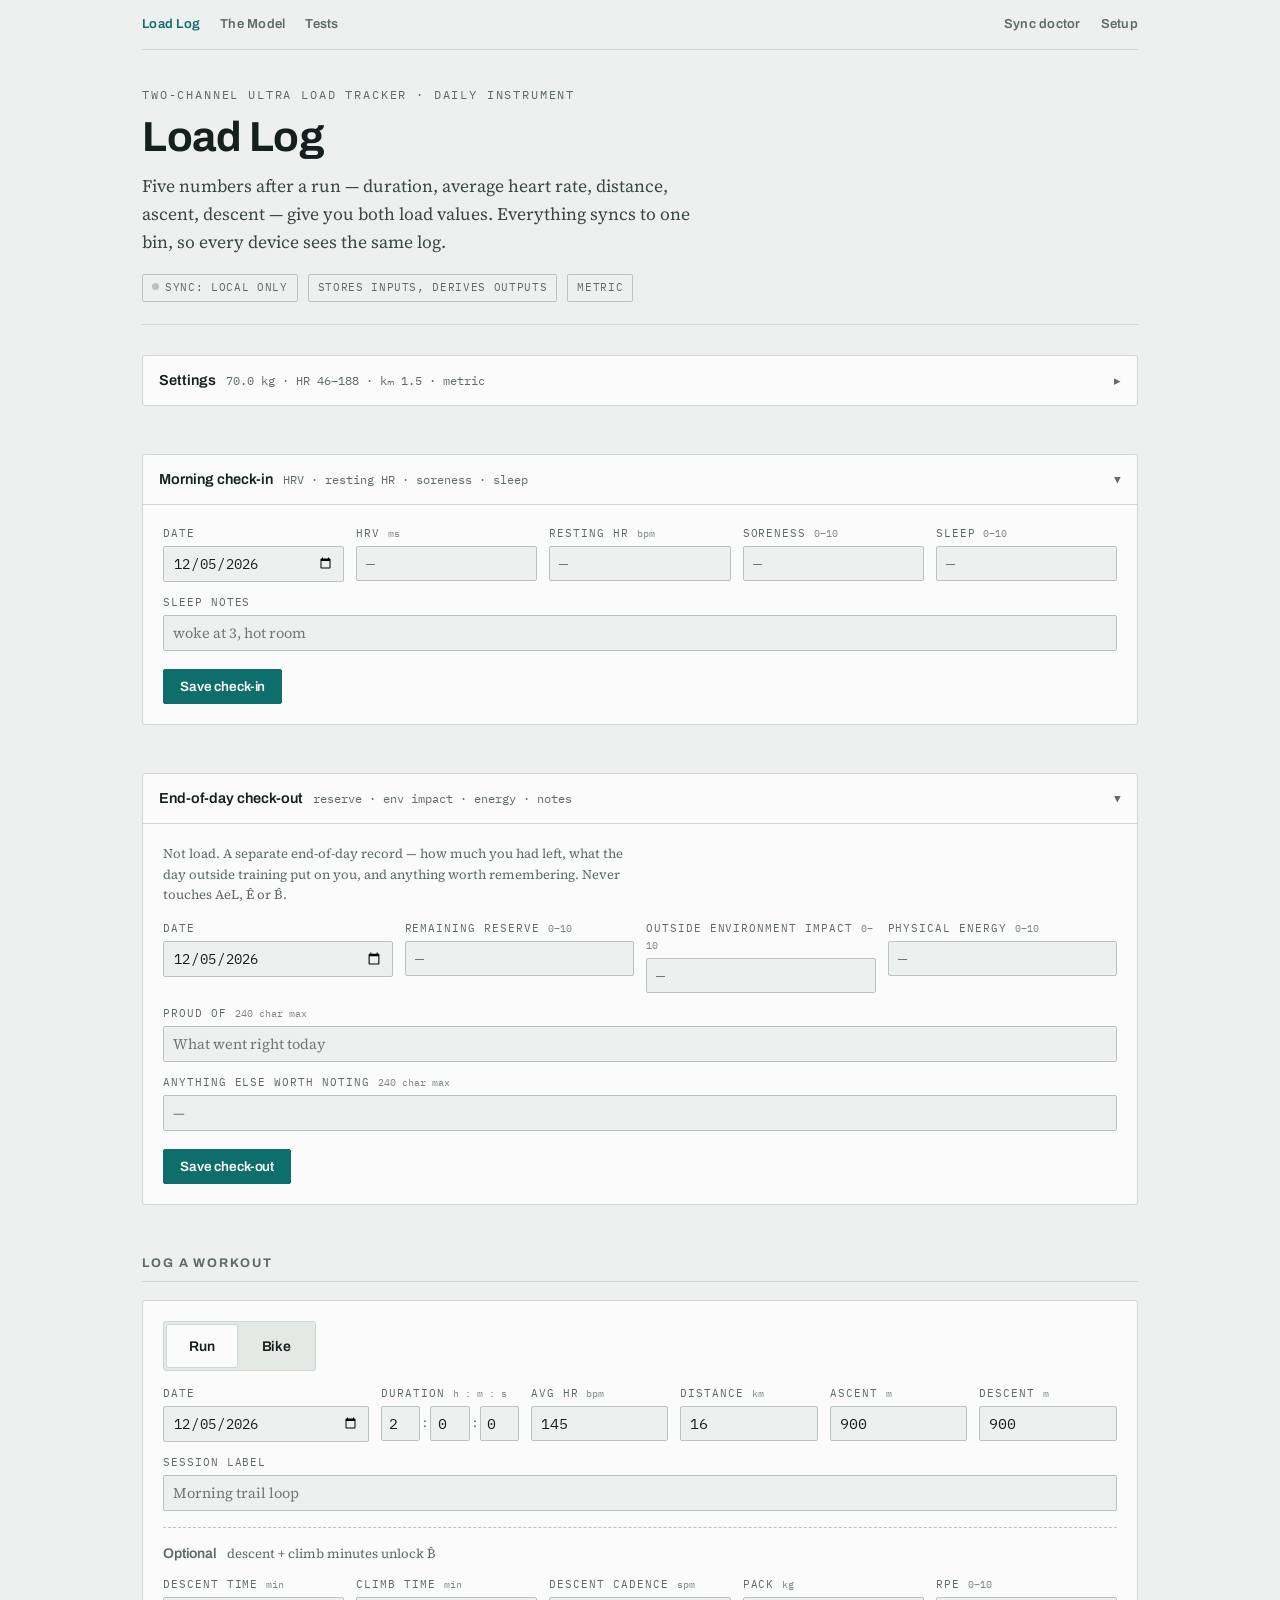
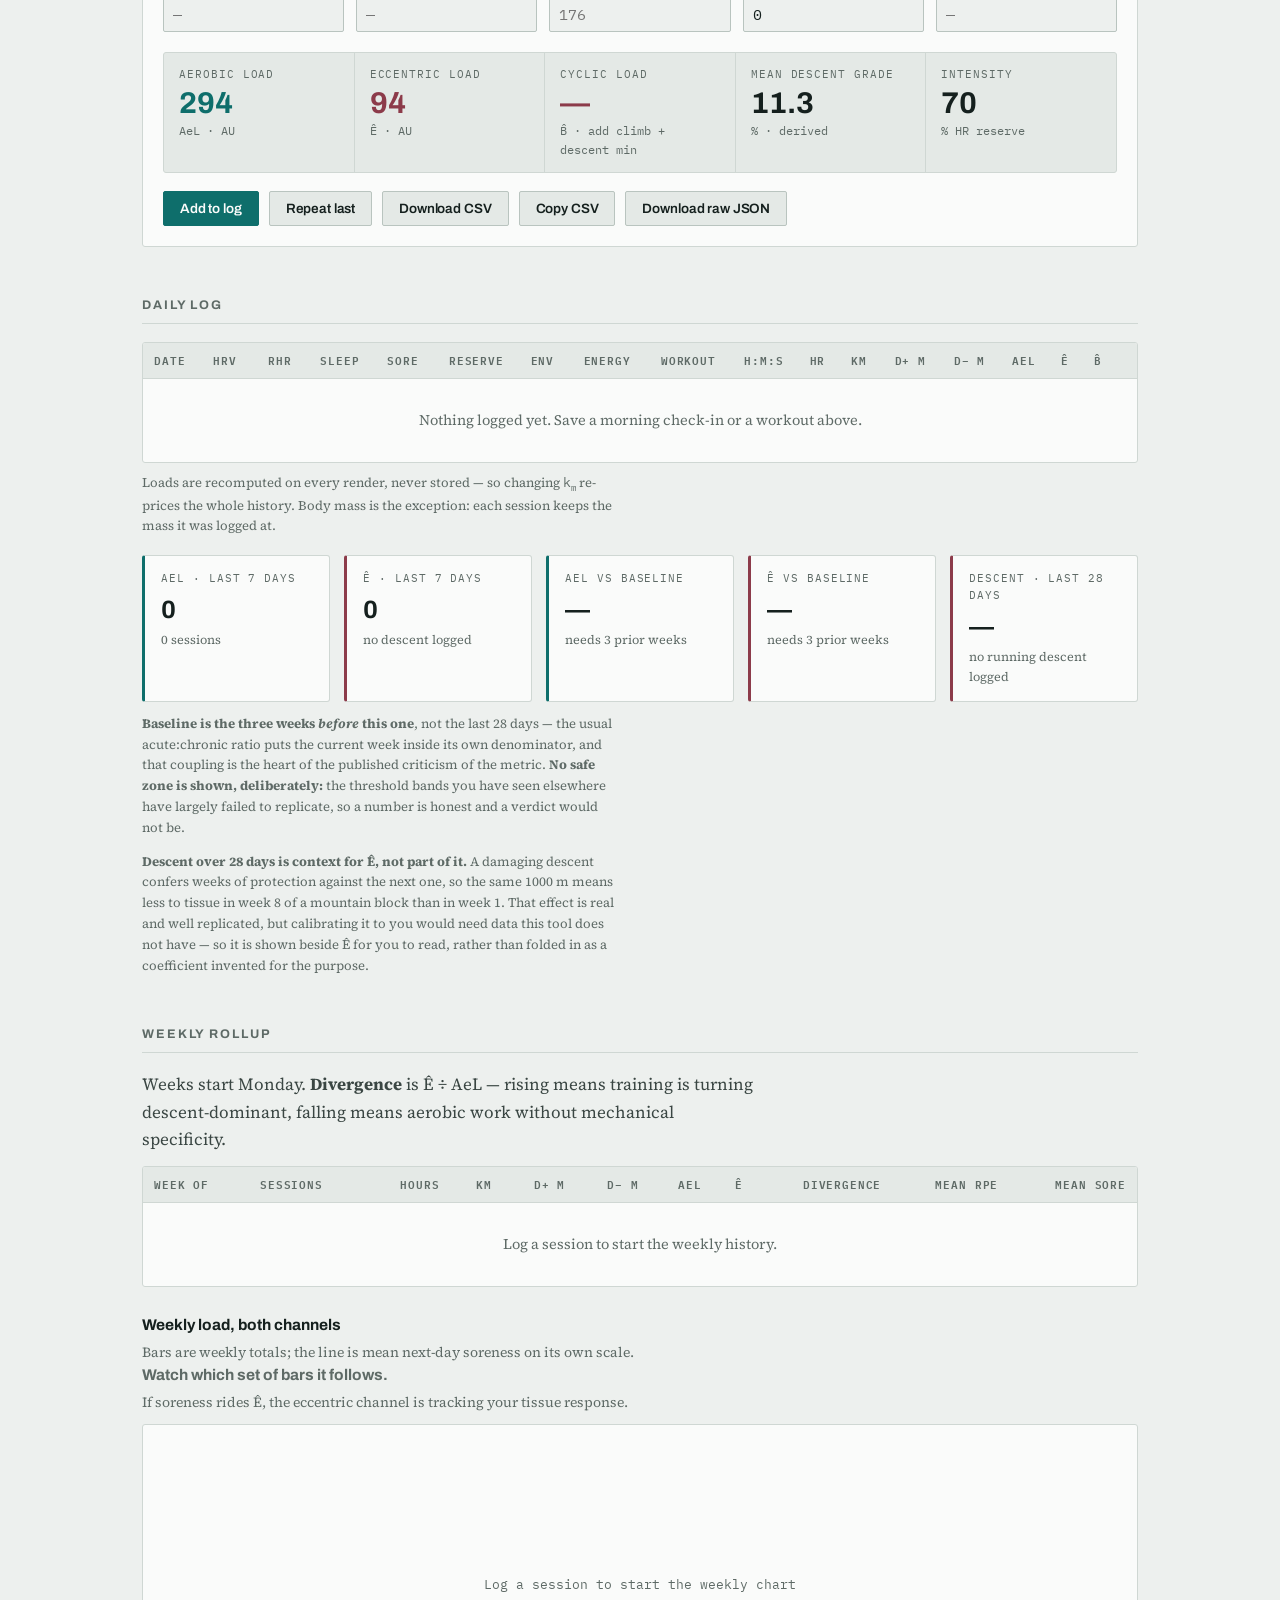
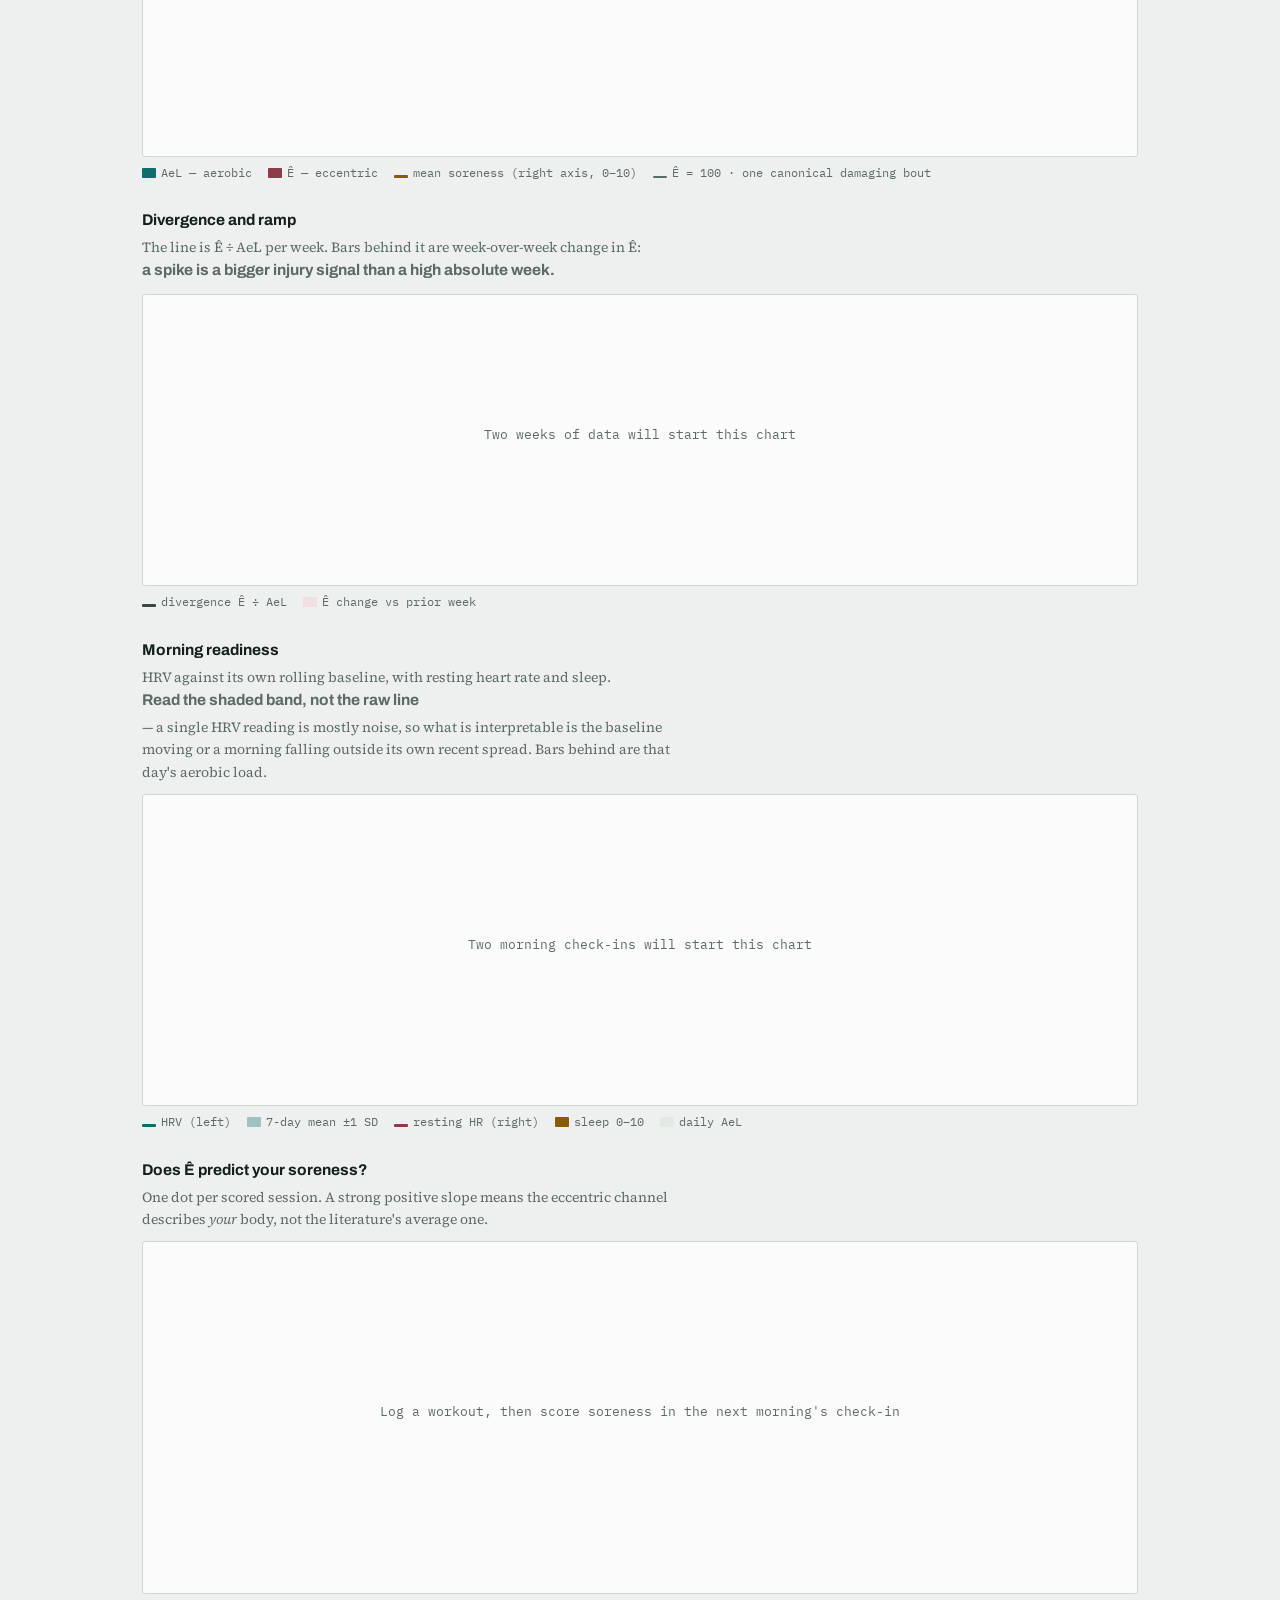
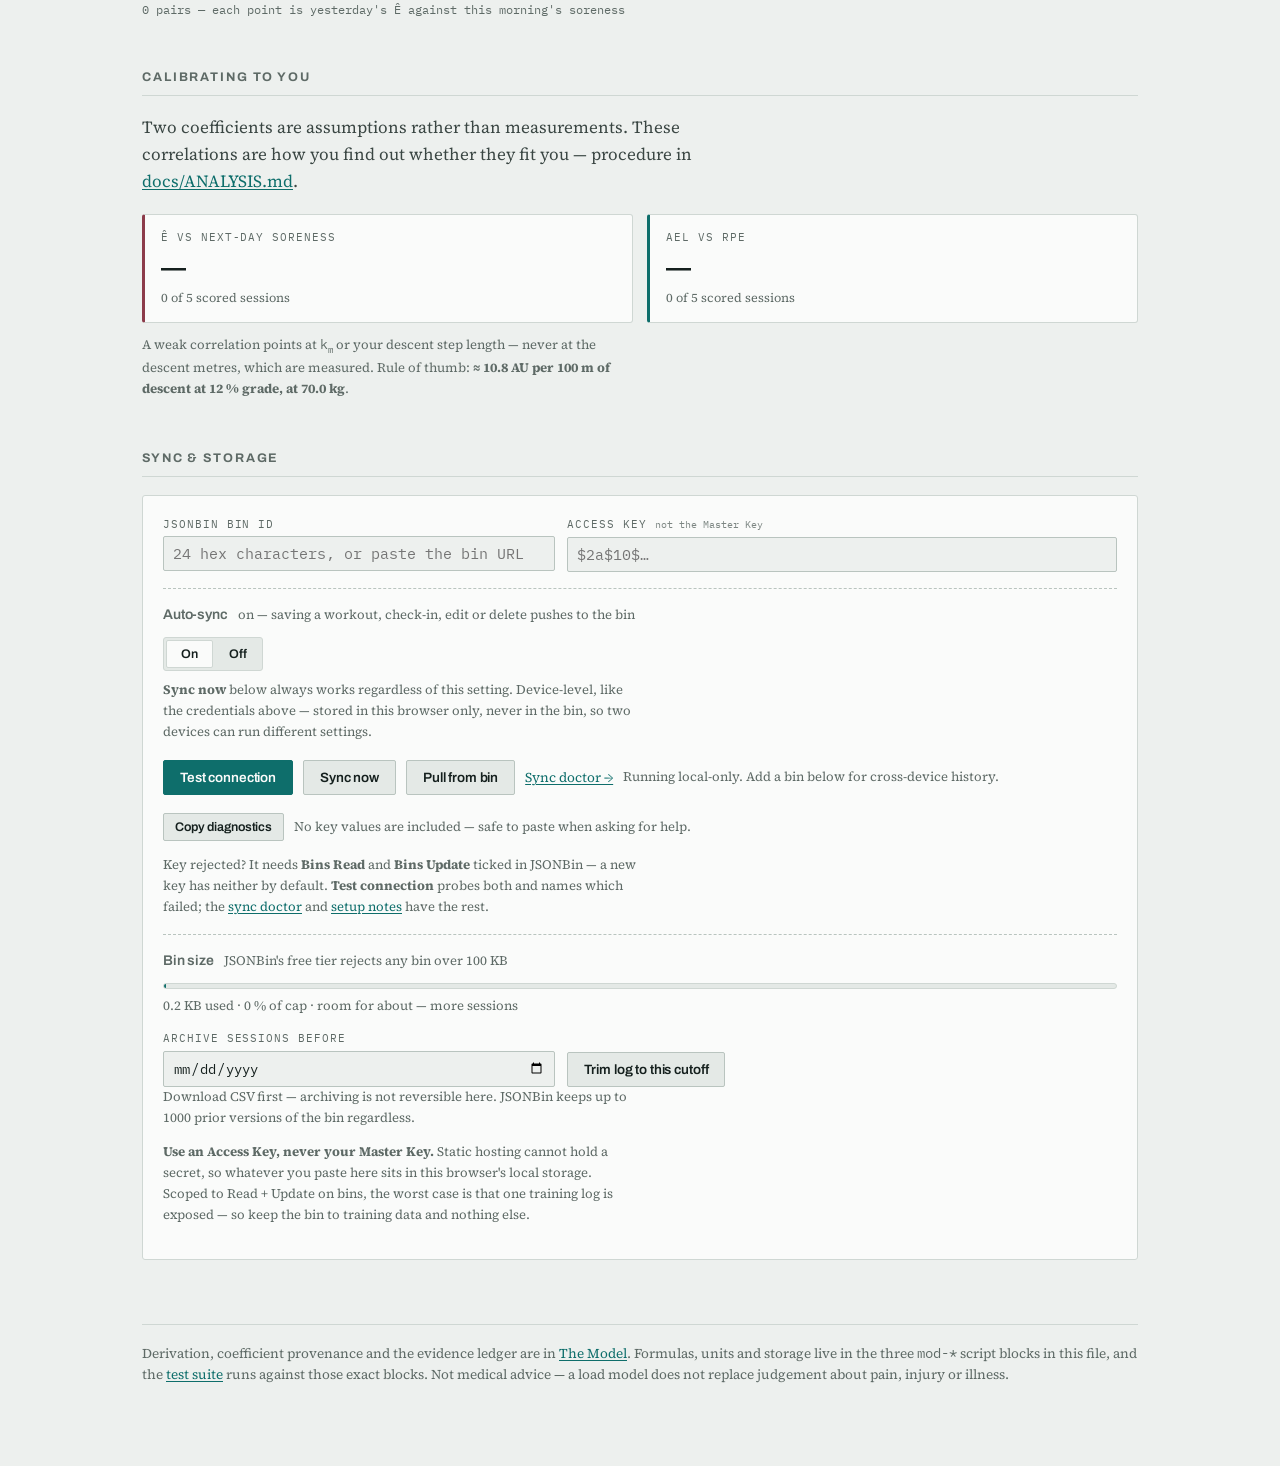
<file: index.html>
<!DOCTYPE html>
<html lang="en">
<head>
<meta charset="utf-8">
<meta name="viewport" content="width=device-width, initial-scale=1">
<title>Load Log — Two-Channel Ultra Load Tracker</title>
<meta name="description" content="Log a mountain run from five watch numbers and get aerobic and eccentric load. Metric or imperial, synced to JSONBin, CSV export.">
<link rel="icon" href="data:image/svg+xml,<svg xmlns='http://www.w3.org/2000/svg' viewBox='0 0 100 100'><text y='.9em' font-size='90'>⛰️</text></svg>">
<link rel="preconnect" href="https://fonts.googleapis.com">
<link rel="preconnect" href="https://fonts.gstatic.com" crossorigin>
<link rel="stylesheet" href="https://fonts.googleapis.com/css2?family=Archivo:wght@500;600;700&family=Source+Serif+4:opsz,wght@8..60,400;8..60,600&family=IBM+Plex+Mono:wght@400;500;600&display=swap">
<style>
/* ---- design tokens and components ---- */
/* Two-Channel Ultra Load Tracker — shared design tokens and components.
   Palette: cool mineral neutrals, teal = aerobic channel, oxblood = mechanical. */

:root{
  --bg:#EDF0EE; --surface:#FAFBFA; --surface-2:#E4E9E6;
  --ink:#15201E; --ink-2:#3A4643; --muted:#5E6A66; --line:#CFD7D3; --line-2:#B9C4BF;
  --aero:#0E6E6B; --aero-soft:#D9EAE8; --aero-ink:#084F4D;
  --mech:#8C3B4A; --mech-soft:#F2DFE2; --mech-ink:#66242F;
  --flag:#8A5A08; --flag-soft:#F5E7CE;
  --ok:#1D6F42; --bad:#9B2C2C;
  --maxw:1040px;
}
@media (prefers-color-scheme: dark){
  :root:not([data-theme="light"]){
    --bg:#0E1413; --surface:#161E1C; --surface-2:#1E2725;
    --ink:#E4EBE8; --ink-2:#C2CDC9; --muted:#8E9A96; --line:#28312F; --line-2:#3A4542;
    --aero:#4CBDB6; --aero-soft:#12302E; --aero-ink:#8AD9D3;
    --mech:#E0808F; --mech-soft:#331A20; --mech-ink:#F0AEB8;
    --flag:#D9A852; --flag-soft:#2E2513;
    --ok:#6FCF97; --bad:#F09B9B;
  }
}
:root[data-theme="dark"]{
  --bg:#0E1413; --surface:#161E1C; --surface-2:#1E2725;
  --ink:#E4EBE8; --ink-2:#C2CDC9; --muted:#8E9A96; --line:#28312F; --line-2:#3A4542;
  --aero:#4CBDB6; --aero-soft:#12302E; --aero-ink:#8AD9D3;
  --mech:#E0808F; --mech-soft:#331A20; --mech-ink:#F0AEB8;
  --flag:#D9A852; --flag-soft:#2E2513;
  --ok:#6FCF97; --bad:#F09B9B;
}

*{box-sizing:border-box}
html{color-scheme:light dark}
body{
  background:var(--bg); color:var(--ink); margin:0;
  font-family:"Source Serif 4",Georgia,"Times New Roman",serif;
  font-size:16.5px; line-height:1.6; -webkit-font-smoothing:antialiased;
}
.wrap{max-width:var(--maxw); margin:0 auto; padding:0 22px 80px}
h1,h2,h3,h4,.disp,button,nav a{font-family:Archivo,"Helvetica Neue",Arial,sans-serif; letter-spacing:-.01em}
h1,h2,h3,h4{text-wrap:balance}
.mono,code,pre,table.data,table.log,.eq{font-family:"IBM Plex Mono",ui-monospace,Menlo,Consolas,monospace}
.tnum{font-variant-numeric:tabular-nums}
a{color:var(--aero); text-decoration:underline; text-underline-offset:2px; text-decoration-thickness:1px}
a:focus-visible,input:focus-visible,select:focus-visible,button:focus-visible{outline:2px solid var(--aero); outline-offset:2px}

/* ---- masthead + nav ---- */
nav.top{display:flex; gap:20px; align-items:center; padding:14px 0; border-bottom:1px solid var(--line); flex-wrap:wrap}
nav.top a{font-size:13px; font-weight:600; text-decoration:none; color:var(--muted); letter-spacing:.02em}
nav.top a:hover{color:var(--ink)}
nav.top a[aria-current="page"]{color:var(--aero)}
nav.top .sp{flex:1}
header.mast{padding:36px 0 22px; border-bottom:1px solid var(--line); margin-bottom:30px}
.kicker{font-family:"IBM Plex Mono",monospace; font-size:11.5px; letter-spacing:.16em; text-transform:uppercase; color:var(--muted)}
h1{font-size:clamp(28px,4.8vw,42px); line-height:1.07; font-weight:700; margin:11px 0 12px}
.standfirst{font-size:17.5px; color:var(--ink-2); max-width:64ch; margin:0}
.meta{margin-top:18px; display:flex; flex-wrap:wrap; gap:8px 10px}
.tag{font-family:"IBM Plex Mono",monospace; font-size:11px; letter-spacing:.06em; text-transform:uppercase;
  border:1px solid var(--line-2); color:var(--muted); padding:4px 9px; border-radius:2px}

section{margin-top:48px}
h2{font-size:12.5px; font-weight:700; letter-spacing:.15em; text-transform:uppercase; color:var(--muted);
  margin:0 0 18px; padding-bottom:8px; border-bottom:1px solid var(--line)}
h3{font-size:19.5px; font-weight:600; margin:26px 0 9px}
h4{font-size:14.5px; font-weight:600; margin:19px 0 5px; letter-spacing:0}
p{margin:0 0 13px; max-width:68ch}
.lede{font-size:17px; color:var(--ink-2)}

/* ---- panels + forms ---- */
.panel{background:var(--surface); border:1px solid var(--line); border-radius:3px; padding:20px}
.f label{display:block; font-family:"IBM Plex Mono",monospace; font-size:10.5px; letter-spacing:.09em;
  text-transform:uppercase; color:var(--muted); margin-bottom:4px}
.f .sublab{text-transform:none; letter-spacing:0; font-size:10px; opacity:.8}
input,select,textarea{width:100%; background:var(--bg); color:var(--ink); border:1px solid var(--line-2);
  border-radius:2px; padding:7px 9px; font-family:"IBM Plex Mono",monospace; font-size:14.5px}
input[type=date]{font-size:13.5px}
input.serif{font-family:"Source Serif 4",Georgia,serif}
.gridauto{display:grid; grid-template-columns:repeat(auto-fit,minmax(112px,1fr)); gap:12px}
.corefields{display:grid; grid-template-columns:1.5fr repeat(5,1fr); gap:12px}
@media(max-width:880px){.corefields{grid-template-columns:repeat(auto-fit,minmax(112px,1fr))}}
/* Duration as one grid cell holding three narrow h/m/s boxes, not three cells —
   keeps the six-column corefields grid intact. */
.hms{display:flex; align-items:center; gap:3px}
.hms input{padding:7px 3px; text-align:center; min-width:0}
.hms .sep{color:var(--muted); font-size:13px}
.subsection{margin-top:16px; padding-top:15px; border-top:1px dashed var(--line-2)}
.subsection .hdr{display:flex; align-items:baseline; gap:10px; margin-bottom:11px; flex-wrap:wrap}
.subsection .hdr .disp{font-size:14px; font-weight:600}
.subsection .hdr span{font-size:13px; color:var(--muted)}

/* ---- readouts ---- */
.readout{display:grid; grid-template-columns:repeat(auto-fit,minmax(140px,1fr)); gap:1px; margin-top:20px;
  background:var(--line); border:1px solid var(--line); border-radius:3px; overflow:hidden}
.ro{background:var(--surface-2); padding:13px 15px}
.ro .k{font-family:"IBM Plex Mono",monospace; font-size:10.5px; letter-spacing:.09em; text-transform:uppercase; color:var(--muted)}
.ro .v{font-family:Archivo,sans-serif; font-size:30px; font-weight:700; line-height:1.12; margin-top:4px; font-variant-numeric:tabular-nums}
.ro .u{font-size:12px; color:var(--muted); font-family:"IBM Plex Mono",monospace}
.ro.a .v{color:var(--aero)} .ro.m .v{color:var(--mech)}

/* ---- buttons ---- */
.btnrow{display:flex; gap:10px; flex-wrap:wrap; margin-top:18px; align-items:center}
button{font-family:Archivo,sans-serif; font-size:13.5px; font-weight:600; background:var(--surface-2); color:var(--ink);
  border:1px solid var(--line-2); border-radius:2px; padding:9px 16px; cursor:pointer}
button:hover{border-color:var(--ink-2)}
button.primary{background:var(--aero); border-color:var(--aero); color:#FAFBFA}
button.primary:hover{filter:brightness(1.09)}
button.small{padding:6px 11px; font-size:12.5px}
.savenote{font-size:13px; color:var(--muted)}
.savenote.ok{color:var(--ok)} .savenote.bad{color:var(--bad)}

/* ---- tables ---- */
.tblwrap{overflow-x:auto; border:1px solid var(--line); border-radius:3px; background:var(--surface)}
table.log,table.data{width:100%; border-collapse:collapse; font-size:13.5px}
table.log{min-width:760px} table.data{min-width:660px}
table.log th,table.data th{background:var(--surface-2); font-size:10.5px; letter-spacing:.08em; text-transform:uppercase;
  color:var(--muted); font-weight:600; text-align:right; padding:9px 11px; border-bottom:1px solid var(--line); white-space:nowrap}
table.log td,table.data td{padding:9px 11px; border-bottom:1px solid var(--line); text-align:right;
  font-variant-numeric:tabular-nums; white-space:nowrap}
table.log th:nth-child(-n+2),table.log td:nth-child(-n+2),
table.data th:first-child,table.data td:first-child{text-align:left}
table.log tbody tr:last-child td,table.data tbody tr:last-child td{border-bottom:none}
table.log td.ae,table.data td.ae{color:var(--aero); font-weight:600}
table.log td.me,table.data td.me{color:var(--mech); font-weight:600}
table.log td.lbl{font-family:"Source Serif 4",Georgia,serif; white-space:normal; min-width:150px}
table.data input{padding:4px 6px; font-size:13px; text-align:right; min-width:62px}
table.data input.name{text-align:left; min-width:130px}
.del{background:none; border:none; color:var(--muted); cursor:pointer; padding:2px 7px; font-size:16px; line-height:1}
.del:hover{color:var(--mech)}
.empty{padding:30px 20px; text-align:center; color:var(--muted); font-size:14.5px}
.dot{display:inline-block; width:7px; height:7px; border-radius:50%; margin-right:5px; vertical-align:1px}
.dot.synced{background:var(--ok)} .dot.pending{background:var(--flag)} .dot.local{background:var(--line-2)}

.t2{width:100%; border-collapse:collapse; font-size:14.5px; margin-top:4px}
.t2 th{text-align:left; font-family:"IBM Plex Mono",monospace; font-size:10.5px; letter-spacing:.09em;
  text-transform:uppercase; color:var(--muted); font-weight:600; padding:8px 12px 8px 0; border-bottom:1px solid var(--line-2)}
.t2 td{padding:10px 12px 10px 0; border-bottom:1px solid var(--line); vertical-align:top}
.t2 td:first-child{font-family:"IBM Plex Mono",monospace; font-size:13.5px; white-space:nowrap}
.t2 .num{font-variant-numeric:tabular-nums; white-space:nowrap}

/* ---- rolling cards ---- */
.rolling{display:grid; grid-template-columns:repeat(auto-fit,minmax(150px,1fr)); gap:14px; margin-top:18px}
.rcard{background:var(--surface); border:1px solid var(--line); border-radius:3px; padding:14px 16px; border-left:3px solid var(--c,var(--line-2))}
.rcard.a{--c:var(--aero)} .rcard.m{--c:var(--mech)}
.rcard .k{font-family:"IBM Plex Mono",monospace; font-size:10.5px; letter-spacing:.09em; text-transform:uppercase; color:var(--muted)}
.rcard .v{font-family:Archivo,sans-serif; font-size:25px; font-weight:700; margin-top:3px; font-variant-numeric:tabular-nums}
.rcard .n{font-size:12.5px; color:var(--muted)}

/* ---- charts ---- */
.chartbox{background:var(--surface); border:1px solid var(--line); border-radius:3px; padding:16px 14px 8px; overflow-x:auto}
.legend{display:flex; gap:18px; flex-wrap:wrap; font-family:"IBM Plex Mono",monospace; font-size:12px; color:var(--muted); margin-top:4px}
.legend i{display:inline-block; width:14px; height:10px; vertical-align:-1px; margin-right:6px; border-radius:1px}

/* ---- equations + callouts ---- */
.eq{background:var(--surface-2); border:1px solid var(--line); border-radius:3px; padding:13px 16px;
  font-size:14.5px; line-height:1.95; overflow-x:auto}
.eq.nowrap{white-space:nowrap}
sub{font-size:.72em} sup{font-size:.72em}
.where{font-size:14px; color:var(--ink-2); margin-top:13px}
.where dl{display:grid; grid-template-columns:auto 1fr; gap:5px 14px; margin:8px 0 0}
.where dt{font-family:"IBM Plex Mono",monospace; font-size:13px; color:var(--ink); white-space:nowrap}
.where dd{margin:0; color:var(--muted); font-size:14px}
.callout{border-left:3px solid var(--flag); background:var(--surface); padding:14px 18px; margin:18px 0; border-radius:0 3px 3px 0}
.callout h4{margin-top:0}
.callout p:last-child{margin-bottom:0}
.two{display:grid; grid-template-columns:1fr 1fr; gap:32px}
@media(max-width:860px){.two{grid-template-columns:1fr}}
.channels{display:grid; grid-template-columns:1fr 1fr; gap:20px}
@media(max-width:860px){.channels{grid-template-columns:1fr}}
.chan{background:var(--surface); border:1px solid var(--line); border-radius:3px; padding:22px; position:relative; overflow:hidden}
.chan::before{content:""; position:absolute; inset:0 auto 0 0; width:3px; background:var(--ch)}
.chan.a{--ch:var(--aero)} .chan.m{--ch:var(--mech)}
.chan .lbl{font-family:"IBM Plex Mono",monospace; font-size:11px; letter-spacing:.14em; text-transform:uppercase; color:var(--ch); font-weight:600}
.chan h3{margin:6px 0 4px; font-size:21px}
.chan .sub{color:var(--muted); font-size:14.5px; margin:0 0 16px}

.pill{display:inline-block; font-family:"IBM Plex Mono",monospace; font-size:10px; letter-spacing:.08em;
  text-transform:uppercase; padding:3px 7px; border-radius:2px; font-weight:600; white-space:nowrap}
.pill.ev{background:var(--aero-soft); color:var(--aero-ink)}
.pill.der{background:var(--surface-2); color:var(--ink-2); border:1px solid var(--line-2)}
.pill.as{background:var(--flag-soft); color:var(--flag)}

ol.refs{font-size:14.5px; padding-left:22px; color:var(--ink-2)}
ol.refs li{margin-bottom:9px}
footer{margin-top:64px; padding-top:18px; border-top:1px solid var(--line); font-size:13.5px; color:var(--muted)}
@media(prefers-reduced-motion:reduce){*{animation:none!important; transition:none!important}}

/* ---- page-specific ---- */
.szmeter{height:6px; background:var(--surface-2); border:1px solid var(--line);
    border-radius:3px; overflow:hidden; margin:9px 0 7px}
  .szmeter div{height:100%; background:var(--aero); width:0}
  tr.editing td{background:var(--aero-soft)}
  .del.ed{font-family:"IBM Plex Mono",monospace; font-size:11px; letter-spacing:.06em}
  .del.ed:hover{color:var(--aero)}
  .banner{background:var(--aero-soft); border-left:3px solid var(--aero); padding:10px 14px;
    border-radius:0 3px 3px 0; font-size:14px; margin-bottom:14px}
  .banner.warn{background:var(--flag-soft); border-left-color:var(--flag)}
  .keyrow{display:grid; grid-template-columns:1fr 1.4fr; gap:12px}
  @media(max-width:700px){.keyrow{grid-template-columns:1fr}}
  .unitpick{display:flex; gap:2px; background:var(--surface-2); border:1px solid var(--line);
    border-radius:3px; padding:2px; width:fit-content}
  .unitpick button{background:transparent; border:none; padding:6px 14px; font-size:12.5px; border-radius:2px}
  .unitpick button[aria-pressed="true"]{background:var(--surface); border:1px solid var(--line)}
  .dot{display:inline-block; width:7px; height:7px; border-radius:50%; margin-right:6px; vertical-align:1px}
  .dot.ok{background:var(--ok)} .dot.pend{background:var(--flag)} .dot.off{background:var(--line-2)}
  /* ---- collapsible sections: settings, morning check-in, EOD check-out ---- */
  details.collapsible{border:1px solid var(--line); border-radius:3px; background:var(--surface);
    margin-top:48px}
  details#settings{margin:22px 0 0}
  details.collapsible > summary{list-style:none; cursor:pointer; padding:13px 16px;
    display:flex; align-items:baseline; gap:10px; flex-wrap:wrap; min-height:44px;
    font-family:Archivo,sans-serif; -webkit-tap-highlight-color:transparent}
  details.collapsible > summary::-webkit-details-marker{display:none}
  details.collapsible > summary::after{content:"▸"; margin-left:auto; color:var(--muted);
    font-size:13px; transition:transform .12s ease}
  details.collapsible[open] > summary::after{transform:rotate(90deg)}
  details.collapsible > summary:focus-visible{outline:2px solid var(--aero); outline-offset:-2px}
  .sumTitle{font-weight:600; font-size:14.5px}
  .sumHint{font-family:"IBM Plex Mono",monospace; font-size:11.5px; color:var(--muted)}
  details.collapsible > .panel{border:none; border-top:1px solid var(--line);
    border-radius:0 0 3px 3px; background:transparent}
  @media (prefers-reduced-motion: reduce){
    details.collapsible > summary::after{transition:none}
  }

  /* ---- day table ---- */
  .sportTag{font-family:"IBM Plex Mono",monospace; font-size:9.5px; letter-spacing:.07em;
    text-transform:uppercase; padding:2px 5px; border-radius:2px; margin-right:5px;
    vertical-align:1px}
  .sportTag.run{background:var(--mech-soft); color:var(--mech-ink)}
  .sportTag.bike{background:var(--aero-soft); color:var(--aero-ink)}
  .muted{color:var(--muted); font-style:italic}
  td.acts{white-space:nowrap}
  td.acts .del{padding:2px 5px}

  /* ---- sport picker ---- */
  .sportpick{display:flex; gap:2px; background:var(--surface-2); border:1px solid var(--line);
    border-radius:3px; padding:2px; width:fit-content}
  .sportpick button{background:transparent; border:none; padding:10px 22px; font-size:14px;
    border-radius:2px; min-height:44px}
  .sportpick button[aria-pressed="true"]{background:var(--surface); border:1px solid var(--line)}

  /* ======================================================================
     MOBILE. Written for an iPhone held one-handed after a run.
     ====================================================================== */
  @media (max-width: 640px) {
    .wrap{padding:0 14px 60px}
    header.mast{padding:24px 0 16px}
    h1{font-size:27px}
    .standfirst{font-size:15.5px}
    section{margin-top:32px}
    details.collapsible{margin-top:32px}
    .panel{padding:14px}
    p{font-size:15.5px}

    /* Single column beats a cramped two-up at this width. */
    .corefields, .gridauto, .keyrow{grid-template-columns:1fr !important}

    /* Thumb-sized controls. 44px is the floor Apple designs to. */
    button{min-height:44px; padding:11px 18px; font-size:15px}
    .btnrow{gap:8px}
    .btnrow button{flex:1 1 auto}
    .unitpick button, .sportpick button{flex:1; min-height:44px}
    .unitpick, .sportpick{width:100%}
    .del{min-width:40px; min-height:38px}

    /* Readouts stack two-up instead of five-across. */
    .readout{grid-template-columns:1fr 1fr}
    .ro .v{font-size:25px}
    .rolling{grid-template-columns:1fr 1fr; gap:10px}

    /* Tables stay scrollable rather than squeezing the page sideways. */
    .tblwrap{-webkit-overflow-scrolling:touch}
    table.log{font-size:12.5px}
    table.log th, table.log td{padding:8px 9px}

    figure.chart figcaption span{font-size:13px}
    .chartbox{padding:10px 6px 6px}
  }

  /* iOS zooms the whole page when a focused input is under 16px. That zoom
     does not reverse on blur, so one tap on a field leaves the layout stuck
     wide. Forcing 16px on touch devices is the fix; it costs a little density
     and buys a page that behaves. */
  @media (hover: none) and (pointer: coarse) {
    input, select, textarea{font-size:16px}
    input[type="date"]{font-size:16px}
  }

  .charts{display:grid; gap:26px; margin-top:26px}
  figure.chart{margin:0}
  figure.chart figcaption{margin-bottom:11px}
  figure.chart figcaption b{font-family:Archivo,sans-serif; font-size:15.5px; display:block; margin-bottom:3px}
  figure.chart figcaption span{font-size:14px; color:var(--muted); display:block; max-width:78ch}
  .chartbox{background:var(--surface); border:1px solid var(--line); border-radius:3px;
    padding:14px 12px 8px; overflow-x:auto}
  .legend{display:flex; gap:16px; flex-wrap:wrap; font-family:"IBM Plex Mono",monospace;
    font-size:11.5px; color:var(--muted); margin-top:7px}
  .legend i{display:inline-block; width:14px; height:10px; vertical-align:-1px;
    margin-right:5px; border-radius:1px}
  pre#diag{background:var(--surface-2); border:1px solid var(--line); border-radius:3px;
    padding:12px 14px; font-family:"IBM Plex Mono",monospace; font-size:12.5px;
    line-height:1.55; overflow-x:auto; white-space:pre-wrap; word-break:break-word;
    margin:14px 0 0; color:var(--ink)}
</style>
</head>
<body>
<!--
  ══════════════════════════════════════════════════════════════════════════
  TWO-CHANNEL ULTRA LOAD TRACKER
  Single self-contained file. No build step, no dependencies, no CDN except
  the web font. Works from a double-click or from GitHub Pages.

  To deploy: drop this file in and you are done.
  To develop: the three script blocks tagged id=mod-load-model, id=mod-units
  and id=mod-store below are the source of truth. tests/run.js extracts and
  exercises those exact blocks, so the 217 assertions test the code you ship
  rather than a parallel copy. Keep those id attributes.

  (Written without angle brackets on purpose — a literal script tag inside this
  comment confuses anything that scrapes the file for script blocks.)

  Layout of this file:
    1. <style>              design tokens, both themes
    2. <body>               markup
    3. mod-load-model       the physics. Pure, metric, no DOM.
    4. mod-units            metric/imperial. Display boundary ONLY.
    5. mod-store            schema, merge, size budget, CSV, JSONBin I/O
    6. app                  the UI
  ══════════════════════════════════════════════════════════════════════════
-->

<div class="wrap">

<nav class="top">
  <a href="index.html" aria-current="page">Load Log</a>
  <a href="model.html">The Model</a>
  <a href="tests/index.html">Tests</a>
  <span class="sp"></span>
  <a href="tools/jsonbin-doctor.html">Sync doctor</a>
  <a href="docs/JSONBIN-SETUP.md">Setup</a>
</nav>

<header class="mast">
  <div class="kicker">Two-channel ultra load tracker · daily instrument</div>
  <h1>Load Log</h1>
  <p class="standfirst">Five numbers after a run — duration, average heart rate, distance, ascent, descent — give you both load values. Everything syncs to one bin, so every device sees the same log.</p>
  <div class="meta">
    <span class="tag" id="syncTag"><span class="dot off"></span>Sync: local only</span>
    <span class="tag">Stores inputs, derives outputs</span>
    <span class="tag" id="unitTag">Metric</span>
  </div>
</header>

<!-- Native <details>: no JavaScript, works on iOS, and survives a scripting
     failure — a settings panel you cannot open is worse than one always shown. -->
<details id="settings" class="collapsible">
  <summary>
    <span class="sumTitle">Settings</span>
    <span class="sumHint" id="settingsHint">profile · units · bike</span>
  </summary>
  <div class="panel">
    <div class="subsection" style="margin-top:0; padding-top:0; border-top:none">
      <div class="hdr">
        <span class="disp">Units</span>
        <span>display only — everything is stored metric</span>
      </div>
      <div class="unitpick" role="group" aria-label="Unit system">
        <button type="button" id="unitMetric" aria-pressed="true">Metric</button>
        <button type="button" id="unitImperial" aria-pressed="false">Imperial</button>
      </div>
    </div>
    <div class="subsection">
      <div class="hdr"><span class="disp">You</span></div>
      <div class="gridauto">
        <div class="f"><label for="mBody">Body mass <span class="sublab" id="uMass">kg</span></label><input id="mBody" type="number" inputmode="decimal" value="70" step="0.5" min="1"></div>
        <div class="f"><label for="sex">Sex <span class="sublab">TRIMP constants</span></label><select id="sex"><option value="m">male</option><option value="f">female</option></select></div>
        <div class="f"><label for="hrMax">HR max</label><input id="hrMax" type="number" inputmode="numeric" value="188" min="100"></div>
        <div class="f"><label for="hrRest">HR rest</label><input id="hrRest" type="number" inputmode="numeric" value="46" min="25"></div>
        <div class="f"><label for="sl">Descent step length <span class="sublab" id="uStep">m</span></label><input id="sl" type="number" inputmode="decimal" value="1.05" step="0.05" min="0.1"></div>
        <div class="f"><label for="km">k<sub>m</sub> <span class="sublab">muscle exponent</span></label><input id="km" type="number" inputmode="decimal" value="1.5" step="0.25" min="1" max="2.5"></div>
        <div class="f"><label for="kb">k<sub>b</sub> <span class="sublab">bone exponent</span></label><input id="kb" type="number" inputmode="decimal" value="3" step="0.5" min="1" max="6"></div>
      </div>
    </div>
    <div class="subsection">
      <div class="hdr"><span class="disp">Bike</span><span>applied only to sessions logged as Bike</span></div>
      <div class="gridauto">
        <div class="f"><label for="bikeHrMax">Bike HR max <span class="sublab">0 = use running max</span></label><input id="bikeHrMax" type="number" inputmode="numeric" value="0" min="0" max="240"></div>
        <div class="f"><label for="bikeFactor">Bike AeL factor</label><input id="bikeFactor" type="number" inputmode="decimal" value="1" step="0.05" min="0.1" max="2"></div>
      </div>
      <p class="savenote" style="margin-top:10px"><b>The factor defaults to 1.00, not 0.6.</b> At matched %HRR cycling produces <i>more</i> metabolic stress than running, not less; the familiar 0.6 answers a different question (external running specificity). Set it to 0.6 if that is the question you want. The defensible correction is a lower bike HR max, above.</p>
    </div>
    <p class="savenote" style="margin-top:12px">Settings travel with the log. Body mass applies to new sessions only — past ones keep the mass they were logged at.</p>
  </div>
</details>

<details id="morning" class="collapsible" open>
  <summary>
    <span class="sumTitle">Morning check-in</span>
    <span class="sumHint" id="morningHint">HRV · resting HR · soreness · sleep</span>
  </summary>
  <div class="panel">
    <div class="banner" id="mornBanner" hidden></div>
    <div class="gridauto">
      <div class="f"><label for="mDate">Date</label>
        <input id="mDate" type="date"></div>
      <div class="f"><label for="mHrv">HRV <span class="sublab">ms</span></label>
        <input id="mHrv" type="number" inputmode="decimal" placeholder="—" step="1" min="0"></div>
      <div class="f"><label for="mRhr">Resting HR <span class="sublab">bpm</span></label>
        <input id="mRhr" type="number" inputmode="numeric" placeholder="—" step="1" min="0"></div>
      <div class="f"><label for="mSore">Soreness <span class="sublab">0–10</span></label>
        <input id="mSore" type="number" inputmode="decimal" placeholder="—" step="0.5" min="0" max="10"></div>
      <div class="f"><label for="mSleep">Sleep <span class="sublab">0–10</span></label>
        <input id="mSleep" type="number" inputmode="decimal" placeholder="—" step="0.5" min="0" max="10"></div>
    </div>
    <div class="f" style="margin-top:12px"><label for="mNotes">Sleep notes</label>
      <input id="mNotes" type="text" class="serif" placeholder="woke at 3, hot room"></div>
    <p class="savenote" id="hrvBase" hidden style="margin:12px 0 0"></p>
    <div class="btnrow">
      <button type="button" class="primary" id="saveMorning">Save check-in</button>
      <span class="savenote" id="mornNote"></span>
    </div>
  </div>
</details>

<details id="checkout" class="collapsible" open>
  <summary>
    <span class="sumTitle">End-of-day check-out</span>
    <span class="sumHint" id="checkoutHint">reserve · env impact · energy · notes</span>
  </summary>
  <div class="panel">
    <p class="savenote" style="margin:0 0 14px">Not load. A separate end-of-day record — how much you had left, what the day outside training put on you, and anything worth remembering. Never touches AeL, Ê or B̂.</p>
    <div class="banner" id="checkoutBanner" hidden></div>
    <div class="gridauto">
      <div class="f"><label for="coDate">Date</label>
        <input id="coDate" type="date"></div>
      <div class="f"><label for="coReserve">Remaining reserve <span class="sublab">0–10</span></label>
        <input id="coReserve" type="number" inputmode="decimal" placeholder="—" step="0.5" min="0" max="10"></div>
      <div class="f"><label for="coEnv">Outside environment impact <span class="sublab">0–10</span></label>
        <input id="coEnv" type="number" inputmode="decimal" placeholder="—" step="0.5" min="0" max="10"></div>
      <div class="f"><label for="coEnergy">Physical energy <span class="sublab">0–10</span></label>
        <input id="coEnergy" type="number" inputmode="decimal" placeholder="—" step="0.5" min="0" max="10"></div>
    </div>
    <div class="f" style="margin-top:12px"><label for="coProud">Proud of <span class="sublab">240 char max</span></label>
      <input id="coProud" type="text" class="serif" maxlength="240" placeholder="What went right today"></div>
    <div class="f" style="margin-top:12px"><label for="coNotes">Anything else worth noting <span class="sublab">240 char max</span></label>
      <input id="coNotes" type="text" class="serif" maxlength="240" placeholder="—"></div>
    <div class="btnrow">
      <button type="button" class="primary" id="saveCheckout">Save check-out</button>
      <span class="savenote" id="checkoutNote"></span>
    </div>
  </div>
</details>

<section id="entry">
  <h2>Log a workout</h2>
  <div class="panel">
    <div class="banner" id="editBanner" hidden></div>
    <div class="banner warn" id="warnBanner" hidden></div>
    <div class="sportpick" role="group" aria-label="Sport">
      <button type="button" id="sportRun" aria-pressed="true">Run</button>
      <button type="button" id="sportBike" aria-pressed="false">Bike</button>
    </div>
    <p class="savenote" id="sportNote" hidden style="margin:8px 0 0">Ascent and descent are recorded but do <b>not</b> feed the model: climbing is already priced through heart rate, and descending is coasting. Ê and B̂ read <b>n/a</b>, not zero.</p>
    <div class="corefields" style="margin-top:14px">
      <div class="f"><label for="date">Date</label><input id="date" type="date"></div>
      <div class="f"><label for="durH">Duration <span class="sublab">h : m : s</span></label>
        <div class="hms">
          <input id="durH" type="number" inputmode="numeric" value="2" step="1" min="0" aria-label="Hours">
          <span class="sep">:</span>
          <input id="durM" type="number" inputmode="numeric" value="0" step="1" min="0" max="59" aria-label="Minutes">
          <span class="sep">:</span>
          <input id="durS" type="number" inputmode="numeric" value="0" step="1" min="0" max="59" aria-label="Seconds">
        </div></div>
      <div class="f"><label for="hr">Avg HR <span class="sublab">bpm</span></label><input id="hr" type="number" inputmode="numeric" value="145" step="1" min="1"></div>
      <div class="f"><label for="dist">Distance <span class="sublab" id="uDist">km</span></label><input id="dist" type="number" inputmode="decimal" value="16" step="0.1" min="0"></div>
      <div class="f" id="fUp"><label for="up">Ascent <span class="sublab" id="uUp">m</span></label><input id="up" type="number" inputmode="numeric" value="900" step="10" min="0"></div>
      <div class="f" id="fDown"><label for="down">Descent <span class="sublab" id="uDown">m</span></label><input id="down" type="number" inputmode="numeric" value="900" step="10" min="0"></div>
    </div>
    <div class="f" style="margin-top:12px"><label for="label">Session label</label><input id="label" type="text" class="serif" placeholder="Morning trail loop"></div>

    <div class="subsection">
      <div class="hdr">
        <span class="disp">Optional</span>
        <span id="optHint">descent + climb minutes unlock B̂</span>
      </div>
      <div class="gridauto">
        <div class="f" id="fDmin"><label for="dmin">Descent time <span class="sublab">min</span></label><input id="dmin" type="number" inputmode="numeric" placeholder="—" step="1" min="0"></div>
        <div class="f" id="fUmin"><label for="umin">Climb time <span class="sublab">min</span></label><input id="umin" type="number" inputmode="numeric" placeholder="—" step="1" min="0"></div>
        <div class="f" id="fCad"><label for="cad">Descent cadence <span class="sublab">spm</span></label><input id="cad" type="number" inputmode="numeric" placeholder="176" step="1" min="0"></div>
        <div class="f" id="fPack"><label for="pack">Pack <span class="sublab" id="uPack">kg</span></label><input id="pack" type="number" inputmode="decimal" value="0" step="0.5" min="0"></div>
        <div class="f"><label for="rpe">RPE <span class="sublab">0–10</span></label><input id="rpe" type="number" inputmode="decimal" placeholder="—" step="0.5" min="0" max="10"></div>
      </div>
      <!-- Soreness moved to the morning check-in. Kept hidden so any stale
           reference reads an empty string rather than throwing. -->
      <input id="sore" type="hidden" value="">
      <!-- Body mass on the day, in kg, stamped from the profile when the
           session is saved and carried unchanged when it is edited. Hidden
           because asking for it every time would be friction for a number
           that changes monthly, and it is not a judgement call. -->
      <input id="sMass" type="hidden" value="">
    </div>

    <div class="readout">
      <div class="ro a"><div class="k">Aerobic load</div><div class="v tnum" id="oAeL">—</div><div class="u">AeL · AU</div></div>
      <div class="ro m"><div class="k">Eccentric load</div><div class="v tnum" id="oE">—</div><div class="u" id="oEu">Ê · AU</div></div>
      <div class="ro m"><div class="k">Cyclic load</div><div class="v tnum" id="oB">—</div><div class="u" id="oBu">B̂ · needs time split</div></div>
      <div class="ro"><div class="k">Mean descent grade</div><div class="v tnum" id="oG">—</div><div class="u">% · derived</div></div>
      <div class="ro"><div class="k">Intensity</div><div class="v tnum" id="oF">—</div><div class="u">% HR reserve</div></div>
    </div>

    <div class="btnrow">
      <button type="button" class="primary" id="save">Add to log</button>
      <button type="button" id="repeatLast">Repeat last</button>
      <button type="button" id="cancelEdit" hidden>Cancel edit</button>
      <button type="button" id="dlCsv">Download CSV</button>
      <button type="button" id="copyCsv">Copy CSV</button>
      <button type="button" id="dlJson">Download raw JSON</button>
      <span class="savenote" id="note"></span>
    </div>
  </div>
</section>

<section id="log">
  <h2>Daily log</h2>
  <div class="tblwrap">
    <table class="log">
      <thead><tr>
        <th>Date</th><th>HRV</th><th>RHR</th><th>Sleep</th><th>Sore</th>
        <th>Reserve</th><th>Env</th><th>Energy</th>
        <th>Workout</th><th>h:m:s</th><th>HR</th>
        <th id="thDist">km</th><th id="thUp">D+ m</th><th id="thDown">D− m</th>
        <th>AeL</th><th>Ê</th><th>B̂</th><th></th>
      </tr></thead>
      <tbody id="logBody"></tbody>
    </table>
    <div class="empty" id="logEmpty">Nothing logged yet. Save a morning check-in or a workout above.</div>
  </div>
  <p class="savenote" style="margin-top:10px">Loads are recomputed on every render, never stored — so changing <code>k<sub>m</sub></code> re-prices the whole history. Body mass is the exception: each session keeps the mass it was logged at.</p>

  <div class="rolling">
    <div class="rcard a"><div class="k">AeL · last 7 days</div><div class="v" id="r7a">—</div><div class="n" id="r7an">—</div></div>
    <div class="rcard m"><div class="k">Ê · last 7 days</div><div class="v" id="r7m">—</div><div class="n" id="r7mn">—</div></div>
    <div class="rcard a"><div class="k">AeL vs baseline</div><div class="v" id="rbA">—</div><div class="n" id="rbAn">needs 3 prior weeks</div></div>
    <div class="rcard m"><div class="k">Ê vs baseline</div><div class="v" id="rbE">—</div><div class="n" id="rbEn">needs 3 prior weeks</div></div>
    <div class="rcard m"><div class="k">Descent · last 28 days</div><div class="v" id="rD28">—</div><div class="n" id="rD28n">running descent only</div></div>
  </div>
  <p class="savenote" style="margin-top:12px"><b>Baseline is the three weeks <i>before</i> this one</b>, not the last 28 days — the usual acute:chronic ratio puts the current week inside its own denominator, and that coupling is the heart of the published criticism of the metric. <b>No safe zone is shown, deliberately:</b> the threshold bands you have seen elsewhere have largely failed to replicate, so a number is honest and a verdict would not be.</p>
  <p class="savenote"><b>Descent over 28 days is context for Ê, not part of it.</b> A damaging descent confers weeks of protection against the next one, so the same 1000&nbsp;m means less to tissue in week 8 of a mountain block than in week 1. That effect is real and well replicated, but calibrating it to you would need data this tool does not have — so it is shown beside Ê for you to read, rather than folded in as a coefficient invented for the purpose.</p>
</section>

<section id="weeks">
  <h2>Weekly rollup</h2>
  <p class="lede">Weeks start Monday. <b>Divergence</b> is Ê ÷ AeL — rising means training is turning descent-dominant, falling means aerobic work without mechanical specificity.</p>
  <div class="tblwrap">
    <table class="log">
      <thead><tr>
        <th>Week of</th><th>Sessions</th><th>Hours</th>
        <th id="thwDist">km</th><th id="thwUp">D+ m</th><th id="thwDown">D− m</th>
        <th>AeL</th><th>Ê</th><th>Divergence</th><th>Mean RPE</th><th>Mean sore</th>
      </tr></thead>
      <tbody id="weekBody"></tbody>
    </table>
    <div class="empty" id="weekEmpty">Log a session to start the weekly history.</div>
  </div>

  <div class="charts">
    <figure class="chart">
      <figcaption>
        <b>Weekly load, both channels</b>
        <span>Bars are weekly totals; the line is mean next-day soreness on its own scale. <b>Watch which set of bars it follows.</b> If soreness rides Ê, the eccentric channel is tracking your tissue response.</span>
      </figcaption>
      <div class="chartbox"><svg id="chWeekly" viewBox="0 0 900 300" width="100%" height="300" role="img" aria-label="Weekly aerobic and eccentric load with mean soreness overlaid"></svg></div>
      <div class="legend">
        <span><i style="background:var(--aero)"></i>AeL — aerobic</span>
        <span><i style="background:var(--mech)"></i>Ê — eccentric</span>
        <span><i style="background:var(--flag); height:3px"></i>mean soreness (right axis, 0–10)</span>
        <span><i style="background:var(--muted); height:2px"></i>Ê = 100 · one canonical damaging bout</span>
      </div>
    </figure>

    <figure class="chart">
      <figcaption>
        <b>Divergence and ramp</b>
        <span>The line is Ê ÷ AeL per week. Bars behind it are week-over-week change in Ê: <b>a spike is a bigger injury signal than a high absolute week.</b></span>
      </figcaption>
      <div class="chartbox"><svg id="chDiverge" viewBox="0 0 900 260" width="100%" height="260" role="img" aria-label="Weekly divergence ratio and week over week change in eccentric load"></svg></div>
      <div class="legend">
        <span><i style="background:var(--ink-2); height:3px"></i>divergence Ê ÷ AeL</span>
        <span><i style="background:var(--mech-soft)"></i>Ê change vs prior week</span>
      </div>
    </figure>

    <figure class="chart">
      <figcaption>
        <b>Morning readiness</b>
        <span>HRV against its own rolling baseline, with resting heart rate and sleep. <b>Read the shaded band, not the raw line</b> — a single HRV reading is mostly noise, so what is interpretable is the baseline moving or a morning falling outside its own recent spread. Bars behind are that day's aerobic load.</span>
      </figcaption>
      <div class="chartbox"><svg id="chReadiness" viewBox="0 0 900 280" width="100%" height="280" role="img" aria-label="HRV with its seven day rolling baseline band, resting heart rate and sleep score against daily aerobic load"></svg></div>
      <div class="legend">
        <span><i style="background:var(--aero); height:3px"></i>HRV (left)</span>
        <span><i style="background:var(--aero); opacity:.35"></i>7-day mean ±1 SD</span>
        <span><i style="background:var(--mech); height:3px"></i>resting HR (right)</span>
        <span><i style="background:var(--flag)"></i>sleep 0–10</span>
        <span><i style="background:var(--surface-2)"></i>daily AeL</span>
      </div>
    </figure>

    <figure class="chart">
      <figcaption>
        <b>Does Ê predict your soreness?</b>
        <span id="scatterCaption">One dot per scored session. A strong positive slope means the eccentric channel describes <i>your</i> body, not the literature's average one.</span>
      </figcaption>
      <div class="chartbox"><svg id="chScatter" viewBox="0 0 900 320" width="100%" height="320" role="img" aria-label="Eccentric load against next day soreness, one point per session"></svg></div>
      <div class="legend"><span id="scatterStats">needs 5 scored sessions before a line is drawn</span></div>
    </figure>
  </div>
</section>

<section id="calib">
  <h2>Calibrating to you</h2>
  <p class="lede">Two coefficients are assumptions rather than measurements. These correlations are how you find out whether they fit you — procedure in <a href="docs/ANALYSIS.md">docs/ANALYSIS.md</a>.</p>
  <div class="rolling">
    <div class="rcard m"><div class="k">Ê vs next-day soreness</div><div class="v" id="cSore">—</div><div class="n" id="cSoreN">needs 5+ scored sessions</div></div>
    <div class="rcard a"><div class="k">AeL vs RPE</div><div class="v" id="cRpe">—</div><div class="n" id="cRpeN">needs 5+ scored sessions</div></div>
  </div>
  <p class="savenote" style="margin-top:12px">A weak correlation points at <code>k<sub>m</sub></code> or your descent step length — never at the descent metres, which are measured. Rule of thumb: <b><span id="ruleOfThumb">—</span></b>.</p>
</section>

<section id="sync">
  <h2>Sync &amp; storage</h2>
  <div class="panel">
    <div class="keyrow">
      <div class="f"><label for="binId">JSONBin Bin ID</label><input id="binId" type="text" placeholder="24 hex characters, or paste the bin URL" autocomplete="off" spellcheck="false">
        <p class="savenote" id="binIdNote" hidden style="margin-top:5px">Set in the file — edit <code>BIN_ID</code> near the top of the app script to change it.</p></div>
      <div class="f"><label for="accessKey">Access Key <span class="sublab">not the Master Key</span></label><input id="accessKey" type="text" placeholder="$2a$10$…" autocomplete="off" spellcheck="false"></div>
    </div>

    <div class="subsection">
      <div class="hdr">
        <span class="disp">Auto-sync</span>
        <span id="autoSyncHint">on — saving a workout, check-in, edit or delete pushes to the bin</span>
      </div>
      <div class="unitpick" role="group" aria-label="Auto-sync">
        <button type="button" id="autoSyncOn" aria-pressed="true">On</button>
        <button type="button" id="autoSyncOff" aria-pressed="false">Off</button>
      </div>
      <p class="savenote" style="margin-top:9px"><b>Sync now</b> below always works regardless of this setting. Device-level, like the credentials above — stored in this browser only, never in the bin, so two devices can run different settings.</p>
    </div>

    <div class="btnrow">
      <button type="button" class="primary" id="testConn">Test connection</button>
      <button type="button" id="syncNow">Sync now</button>
      <button type="button" id="pullNow">Pull from bin</button>
      <a href="tools/jsonbin-doctor.html" style="font-size:13.5px">Sync doctor →</a>
      <span class="savenote" id="syncNote"></span>
    </div>
    <pre id="diag" hidden></pre>
    <div class="btnrow" id="diagRow" hidden>
      <button type="button" class="small" id="copyDiag">Copy diagnostics</button>
      <span class="savenote">No key values are included — safe to paste when asking for help.</span>
    </div>

    <p class="savenote" style="margin-top:14px">Key rejected? It needs <b>Bins Read</b> and <b>Bins Update</b> ticked in JSONBin — a new key has neither by default. <b>Test connection</b> probes both and names which failed; the <a href="tools/jsonbin-doctor.html">sync doctor</a> and <a href="docs/JSONBIN-SETUP.md">setup notes</a> have the rest.</p>

    <div class="subsection">
      <div class="hdr"><span class="disp">Bin size</span><span>JSONBin's free tier rejects any bin over 100 KB</span></div>
      <div class="szmeter"><div id="szBar"></div></div>
      <p class="savenote"><span id="szBytes">0</span> KB used · <span id="szPct">0</span>&nbsp;% of cap · room for about <span id="szRoom">—</span> more sessions</p>
      <p class="savenote bad" id="szWarn" hidden></p>
      <div class="keyrow" style="margin-top:12px">
        <div class="f"><label for="archiveDate">Archive sessions before</label><input id="archiveDate" type="date"></div>
        <div class="f" style="display:flex; align-items:flex-end"><button type="button" id="archive">Trim log to this cutoff</button></div>
      </div>
      <p class="savenote">Download CSV first — archiving is not reversible here. JSONBin keeps up to 1000 prior versions of the bin regardless.</p>
    </div>

    <p class="savenote" style="margin-top:14px"><b>Use an Access Key, never your Master Key.</b> Static hosting cannot hold a secret, so whatever you paste here sits in this browser's local storage. Scoped to Read + Update on bins, the worst case is that one training log is exposed — so keep the bin to training data and nothing else.</p>
  </div>
</section>

<footer>
  Derivation, coefficient provenance and the evidence ledger are in <a href="model.html">The Model</a>. Formulas, units and storage live in the three <code>mod-*</code> script blocks in this file, and the <a href="tests/index.html">test suite</a> runs against those exact blocks. Not medical advice — a load model does not replace judgement about pain, injury or illness.
</footer>

</div>

<script id="mod-load-model">
/* verbatim module source — see tests/run.js */
/*!
 * load-model.js — Two-Channel Ultra Load Model
 *
 * Pure functions. No DOM, no globals beyond the export. Runs in the browser
 * and under Node (for tests).
 *
 * Two independent load channels for mountain / ultra running:
 *   AeL  — aerobic (internal, cardiorespiratory) dose
 *   Ê/B̂ — mechanical (external, tissue) dose, split into eccentric and cyclic
 *
 * Never add AeL and MechL. They are a coordinate pair, not a total.
 *
 * Provenance for every coefficient is in docs/ and in model.html.
 * Coefficients marked ASSUMED below are judgement, not measurement.
 */
(function (root, factory) {
  "use strict";
  if (typeof module === "object" && module.exports) module.exports = factory();
  else root.LoadModel = factory();
})(typeof self !== "undefined" ? self : this, function () {
  "use strict";

  var G = 9.81;                 // m/s^2
  var J_PER_ML_O2 = 20.9;       // caloric equivalent at RER ~0.96 (range 19.6-21.1)
  var VO2_REST = 3.5;           // mL/kg/min
  var SPEED_EXP = 1.1304;       // DERIVED: ln(1.31)/ln(16.0/12.6), Rice et al. 2024
  var K_BONE_DEFAULT = 3.0;     // ASSUMED: gentle end of cortical-bone fatigue-life exponents
  var K_MUSCLE_DEFAULT = 1.5;   // ASSUMED: no published eccentric-damage dose-response exponent
  var SL_DESCENT_DEFAULT = 1.05;// ASSUMED: typical trail descent step length, m

  // Durability up-weight: threshold intensities migrate down during long efforts.
  // Slope DERIVED from Hunter 2025 (5.5% / 90 min) and Hamilton 2024 (6% / 150 min).
  // Onset and cap are ASSUMED.
  var DUR_ONSET_MIN = 90;
  var DUR_SLOPE_PER_H = 0.035;
  var DUR_CAP = 1.30;
  var DUR_CAP_AT_MIN = DUR_ONSET_MIN + 60 * ((DUR_CAP - 1) / DUR_SLOPE_PER_H); // 604.286

  // ---------------------------------------------------------------------------
  // Minetti et al. 2002 gradient cost polynomials, J/kg/m, net of resting.
  // Verified against the paper's own reported extremes to within 1.6-5.9%.
  // KNOWN FAILURE: costWalk is ~39% high at its -10% minimum. Do not use the
  // walking polynomial for shallow downhill.
  // ---------------------------------------------------------------------------
  function costRun(i) {
    return 155.4 * Math.pow(i, 5) - 30.4 * Math.pow(i, 4) - 43.3 * Math.pow(i, 3)
         + 46.3 * i * i + 19.5 * i + 3.6;
  }
  function costWalk(i) {
    return 280.5 * Math.pow(i, 5) - 58.7 * Math.pow(i, 4) - 76.8 * Math.pow(i, 3)
         + 51.9 * i * i + 19.6 * i + 2.5;
  }
  /** gait: "run" | "walk" | "auto" (auto hikes above +20% grade) */
  function costGrade(i, gait) {
    if (gait === "walk") return costWalk(i);
    if (gait === "run") return costRun(i);
    return i > 0.20 ? costWalk(i) : costRun(i);
  }

  // ---------------------------------------------------------------------------
  // Calibration references. Both are computed, not hardcoded, so the reference
  // sessions return exactly 100 AU by construction.
  // ---------------------------------------------------------------------------

  // Eccentric reference = the canonical muscle-damaging downhill protocol,
  // characterised by the medians in Bontemps et al. 2020:
  // -12% grade, 40 min, 11.3 km/h, at 70 kg and 170 spm.
  var REF_ECC = {
    massKg: 70, gradeFrac: 0.12, durationMin: 40, speedKmh: 11.3, cadenceSpm: 170
  };
  function eccentricReference() {
    var v = REF_ECC.speedKmh / 3.6;
    var distanceM = v * REF_ECC.durationMin * 60;
    var descentM = distanceM * REF_ECC.gradeFrac;
    var steps = REF_ECC.cadenceSpm * REF_ECC.durationMin;
    var perStepJ = REF_ECC.massKg * G * descentM / steps;
    return {
      distanceM: distanceM, descentM: descentM, steps: steps,
      stepLengthM: distanceM / steps, perStepJ: perStepJ,
      raw: steps * Math.pow(perStepJ, K_MUSCLE_DEFAULT)
    };
  }
  var E_REF = eccentricReference().raw;   // ~5.9313e6

  // Cyclic reference = flat 10 km at 12 km/h, 175 spm.
  var REF_CYC = { distanceM: 10000, speedKmh: 12, cadenceSpm: 175 };
  var V_REF = REF_CYC.speedKmh / 3.6;     // 3.3333 m/s
  var B_REF = REF_CYC.cadenceSpm * (REF_CYC.distanceM / V_REF) / 60; // 8750 steps

  // Grade factor for the cyclic channel. ASSUMED magnitudes; the direction is
  // supported (Vernillo 2017: uphill raises duty factor, cutting peak force).
  function gradeFactor(gradeFrac) {
    if (gradeFrac < -0.01) return 1.2;
    if (gradeFrac > 0.01) return 0.7;
    return 1.0;
  }

  // ---------------------------------------------------------------------------
  // AEROBIC CHANNEL
  // ---------------------------------------------------------------------------

  /** Banister TRIMP weighting, fitted to the delta-HR / blood-lactate relation. */
  function trimpWeight(F, male) {
    var f = Math.max(0, Math.min(F, 1.15));
    return male ? 0.64 * Math.exp(1.92 * f) : 0.86 * Math.exp(1.67 * f);
  }

  /** Instantaneous durability weight at elapsed minute t. */
  function durabilityWeight(t) {
    return Math.min(1 + DUR_SLOPE_PER_H * Math.max(0, (t - DUR_ONSET_MIN) / 60), DUR_CAP);
  }

  /** Closed-form integral of durabilityWeight from 0 to T minutes. */
  function durabilityIntegral(T) {
    if (T <= DUR_ONSET_MIN) return T;
    if (T <= DUR_CAP_AT_MIN) {
      return T + (DUR_SLOPE_PER_H / 120) * Math.pow(T - DUR_ONSET_MIN, 2);
    }
    var atCap = DUR_CAP_AT_MIN + (DUR_SLOPE_PER_H / 120) * Math.pow(DUR_CAP_AT_MIN - DUR_ONSET_MIN, 2);
    return atCap + DUR_CAP * (T - DUR_CAP_AT_MIN);
  }

  function reserveFractionHR(avgHr, hrRest, hrMax) {
    var span = Math.max(hrMax - hrRest, 1);
    return (avgHr - hrRest) / span;
  }

  /**
   * Terrain-derived intensity when heart rate is unavailable (Tier B).
   * Minetti costs are net of resting, so the denominator is VO2 reserve —
   * which is what licenses feeding it into a weighting fitted to %HRR,
   * since %VO2R ~= %HRR.
   */
  function reserveFractionTerrain(o) {
    var vo2maxAlt = altitudeAdjustedVO2max(o.vo2max, o.altitudeM || 0);
    var massRatio = (o.massKg + (o.packKg || 0)) / Math.max(o.massKg, 1);
    var c = costGrade(o.gradeFrac, o.gait || "auto");
    var vo2 = 60 * massRatio * c * o.speedMs / J_PER_ML_O2;   // net mL/kg/min
    return vo2 / Math.max(vo2maxAlt - VO2_REST, 1);
  }

  /** ASSUMED coefficient: commonly cited ~6.5%/1000 m above 1500 m. Unverified. */
  function altitudeAdjustedVO2max(vo2max, altitudeM) {
    return vo2max * (1 - 0.065 * Math.max(0, (altitudeM - 1500) / 1000));
  }

  /**
   * Whole-session aerobic load from average heart rate.
   * Error vs. segment integration is ~1.843 * variance(F) — under 3% for
   * continuous running, ~7% for sessions containing hard intervals.
   */
  function aerobicLoadSimple(s, p) {
    var F = reserveFractionHR(s.avgHr, p.hrRest, p.hrMax);
    return {
      aeL: trimpWeight(F, p.male) * durabilityIntegral(s.durationMin),
      reserveFraction: F
    };
  }

  /** Segment-by-segment aerobic load. Ground truth for the simple form. */
  function aerobicLoadSegments(segments, p) {
    var elapsed = 0, total = 0;
    segments.forEach(function (g) {
      var mins = g.durationMin != null
        ? g.durationMin
        : (g.distanceM / g.speedMs) / 60;
      var F = g.avgHr != null
        ? reserveFractionHR(g.avgHr, p.hrRest, p.hrMax)
        : reserveFractionTerrain({
            gradeFrac: g.gradeFrac, speedMs: g.speedMs, massKg: p.massKg,
            packKg: p.packKg, vo2max: p.vo2max, altitudeM: p.altitudeM, gait: g.gait
          });
      total += mins * trimpWeight(F, p.male) * durabilityWeight(elapsed + mins / 2);
      elapsed += mins;
    });
    return { aeL: total, movingMin: elapsed };
  }

  // ---------------------------------------------------------------------------
  // MECHANICAL CHANNEL — eccentric (Ê)
  // ---------------------------------------------------------------------------

  /**
   * Segment form. Damage accumulates as cycles x magnitude^k, the same
   * structure as a bone S-N fatigue curve. Climbs contribute zero.
   */
  function eccentricLoadSegments(segments, p) {
    var km = p.kMuscle != null ? p.kMuscle : K_MUSCLE_DEFAULT;
    var mTot = p.massKg + (p.packKg || 0);
    var raw = 0;
    segments.forEach(function (g) {
      if (g.gradeFrac >= 0) return;
      var mins = g.durationMin != null ? g.durationMin : (g.distanceM / g.speedMs) / 60;
      var steps = g.cadenceSpm * mins;
      var descentM = g.distanceM * Math.abs(g.gradeFrac);
      if (steps <= 0 || descentM <= 0) return;
      var perStepJ = mTot * G * descentM / steps;
      raw += steps * Math.pow(perStepJ, km);
    });
    return { eccentric: 100 * raw / referenceRaw(km), raw: raw };
  }

  /** E_ref recomputed for a non-default exponent so 100 AU stays anchored. */
  function referenceRaw(km) {
    if (Math.abs(km - K_MUSCLE_DEFAULT) < 1e-12) return E_REF;
    var r = eccentricReference();
    return r.steps * Math.pow(r.perStepJ, km);
  }

  /**
   * Whole-session form. At k = 1.5 the segment sum collapses exactly:
   *   sum N*(m*g*h/N)^1.5  ->  (m*g)^1.5 * D * sqrt(grade * stepLength)
   * so descent metres enter LINEARLY and grade/step-length only under a root.
   * A 20% error in either moves the result by 10%.
   */
  function eccentricLoadSimple(s, p) {
    var km = p.kMuscle != null ? p.kMuscle : K_MUSCLE_DEFAULT;
    var mTot = p.massKg + (s.packKg || 0);
    var sl = p.descentStepLengthM || SL_DESCENT_DEFAULT;
    var out = { eccentric: 0, meanDescentGrade: 0, descentDistanceM: 0 };
    if (!(s.descentM > 0) || !(s.distanceKm > 0)) return out;

    // Split distance between climbing and descending in proportion to D+ / D-.
    // On the worked example this recovers 0.160 against a true weighted 0.169.
    var vert = (s.ascentM || 0) + s.descentM;
    var dDownM = vert > 0 ? s.distanceKm * 1000 * (s.descentM / vert) : s.distanceKm * 1000;
    var grade = dDownM > 0 ? s.descentM / dDownM : 0;
    grade = Math.max(0.005, Math.min(grade, 0.60));
    out.meanDescentGrade = grade;
    out.descentDistanceM = dDownM;

    if (Math.abs(km - 1.5) < 1e-12) {
      out.eccentric = 100 * Math.pow(mTot * G, 1.5) * s.descentM
                    * Math.sqrt(grade * sl) / E_REF;
    } else {
      var steps = dDownM / sl;
      var perStepJ = mTot * G * s.descentM / Math.max(steps, 1);
      out.eccentric = 100 * steps * Math.pow(perStepJ, km) / referenceRaw(km);
    }
    return out;
  }

  // ---------------------------------------------------------------------------
  // MECHANICAL CHANNEL — cyclic (B̂)
  // ---------------------------------------------------------------------------

  /**
   * Effective speed exponent is SPEED_EXP * kBone ~= 3.39, so this channel
   * CANNOT be computed from a session-average speed: averaging a 4 km/h hike
   * with an 11 km/h descent under-counts by more than half. It needs buckets.
   *
   * buckets: [{ distanceM, minutes, gradeFrac }]
   */
  function cyclicLoadBuckets(buckets, p) {
    var kb = p.kBone != null ? p.kBone : K_BONE_DEFAULT;
    var cad = p.cadenceSpm || 176;
    var raw = 0, any = false;
    buckets.forEach(function (b) {
      if (!(b.distanceM > 0) || !(b.minutes > 0)) return;
      any = true;
      var v = b.distanceM / (b.minutes * 60);
      var steps = cad * b.minutes;
      raw += steps * Math.pow(Math.pow(v / V_REF, SPEED_EXP) * gradeFactor(b.gradeFrac), kb);
    });
    return any ? { cyclic: 100 * raw / B_REF, raw: raw } : { cyclic: null, raw: 0 };
  }

  /**
   * Build the three speed buckets from a simple session record.
   * Returns null when the climb/descent time split is missing — deliberately,
   * because a fabricated B̂ is worse than no B̂.
   */
  function cyclicLoadSimple(s, p) {
    if (!(s.descentMin > 0) || !(s.climbMin > 0) || !(s.distanceKm > 0)) {
      return { cyclic: null };
    }
    var vert = (s.ascentM || 0) + s.descentM;
    var totalM = s.distanceKm * 1000;
    var dDown = vert > 0 ? totalM * (s.descentM / vert) : 0;
    var dUp = vert > 0 ? totalM * ((s.ascentM || 0) / vert) : 0;
    var dFlat = Math.max(totalM - dDown - dUp, 0);
    var flatMin = Math.max(s.durationMin - s.descentMin - s.climbMin, 0);
    return cyclicLoadBuckets([
      { distanceM: dDown, minutes: s.descentMin, gradeFrac: -0.15 },
      { distanceM: dUp,   minutes: s.climbMin,   gradeFrac:  0.15 },
      { distanceM: dFlat, minutes: flatMin,      gradeFrac:  0 }
    ], { kBone: p.kBone, cadenceSpm: s.cadenceSpm || p.cadenceSpm });
  }

  // ---------------------------------------------------------------------------
  // TOP LEVEL
  // ---------------------------------------------------------------------------

  /**
   * Evaluate one logged session.
   * session: { durationMin, avgHr, distanceKm, ascentM, descentM,
   *            packKg?, descentMin?, climbMin?, cadenceSpm?, massKg? }
   * profile: { massKg, male, hrMax, hrRest, descentStepLengthM?,
   *            kMuscle?, kBone?, cadenceSpm? }
   */
  /**
   * Sports for which the mechanical channels do not apply.
   *
   * Cycling is a near-pure concentric action with no flight phase: there is no
   * eccentric muscle damage for Ê to measure and no impact cycles for B̂. Both
   * return null — "not applicable" — rather than 0, for the same reason B̂
   * shows a dash without a speed split. A zero would sit in the weekly totals
   * and the charts looking like a real, easy number.
   */
  var NO_MECHANICAL = { bike: true };

  /** Shallow copy with fields replaced. Keeps the caller's profile untouched. */
  function withOverrides(p, over) {
    var out = {};
    Object.keys(p).forEach(function (k) { out[k] = p[k]; });
    Object.keys(over).forEach(function (k) { out[k] = over[k]; });
    return out;
  }

  function evaluateSession(session, profile) {
    var sport = session.sport === "bike" ? "bike" : "run";
    var p = profile || {};
    var over = {};

    // Maximal heart rate is typically lower on a bike than running, so using a
    // running HR max on the bike inflates the reserve span and UNDER-states
    // cycling intensity. A sport-specific max fixes that at the source rather
    // than patching the output with a fudge factor.
    if (sport === "bike" && p.bikeHrMax > 0) over.hrMax = p.bikeHrMax;

    // Body mass AS IT WAS on the day, when the session recorded it.
    //
    // Every other profile field is a model PARAMETER — re-fitting k_m should
    // and does re-price the whole history. Body mass is not a parameter, it is
    // a measurement that was true on a date. Ê scales with m^1.5, so letting
    // the profile drive it retroactively means stepping on a scale 3 kg lighter
    // silently restates every past session by about 6.5 %, and a race-weight
    // drop would rewrite your winter block as easier than you lived it.
    //
    // Sessions written before this field existed carry no mass and fall through
    // to the profile, which is the best available answer for them.
    if (session.massKg > 0) over.massKg = session.massKg;

    if (over.hrMax !== undefined || over.massKg !== undefined) {
      p = withOverrides(p, over);
    }

    var a = aerobicLoadSimple(session, p);

    // Defaults to 1.00, NOT the 0.6 people expect. AeL is internal load from
    // heart-rate reserve, and at matched %HRR cycling produces MORE metabolic
    // stress than running, not less (Kodesh 2024: 6.2 vs 2.9 mmol/L lactate at
    // 70 % HRR). The familiar 0.6 is an external running-specificity
    // conversion answering a different question. Adjustable because that is a
    // legitimate question to ask.
    var factor = (sport === "bike" && p.bikeAeLFactor > 0) ? p.bikeAeLFactor : 1;

    if (NO_MECHANICAL[sport]) {
      return {
        sport: sport,
        aeL: a.aeL * factor,
        reserveFraction: a.reserveFraction,
        eccentric: null,
        cyclic: null,
        meanDescentGrade: 0,
        descentDistanceM: 0
      };
    }
    var e = eccentricLoadSimple(session, p);
    var c = cyclicLoadSimple(session, p);
    return {
      sport: sport,
      aeL: a.aeL,
      reserveFraction: a.reserveFraction,
      eccentric: e.eccentric,
      cyclic: c.cyclic,
      meanDescentGrade: e.meanDescentGrade,
      descentDistanceM: e.descentDistanceM
    };
  }

  /** Blended mechanical scalar. Convenience only — prefer reporting the pair. */
  function blendMechanical(eccentric, cyclic, omega, kPole, kSurface) {
    var w = omega == null ? 0.25 : omega;
    var b = cyclic == null ? eccentric : cyclic;
    return ((1 - w) * eccentric + w * b) * (kPole || 1) * (kSurface || 1);
  }

  /** AU of eccentric load per 100 m of descent, for back-of-envelope route pricing. */
  function eccentricPer100m(gradeFrac, massKg, stepLengthM) {
    return eccentricLoadSimple(
      { descentM: 100, distanceKm: (100 / gradeFrac) / 1000, ascentM: 0, packKg: 0 },
      { massKg: massKg || 70, descentStepLengthM: stepLengthM || SL_DESCENT_DEFAULT }
    ).eccentric;
  }

  return {
    G: G, E_REF: E_REF, B_REF: B_REF, V_REF: V_REF,
    SPEED_EXP: SPEED_EXP, DUR_CAP_AT_MIN: DUR_CAP_AT_MIN,
    REF_ECC: REF_ECC, REF_CYC: REF_CYC,
    costRun: costRun, costWalk: costWalk, costGrade: costGrade,
    altitudeAdjustedVO2max: altitudeAdjustedVO2max,
    trimpWeight: trimpWeight,
    durabilityWeight: durabilityWeight,
    durabilityIntegral: durabilityIntegral,
    reserveFractionHR: reserveFractionHR,
    reserveFractionTerrain: reserveFractionTerrain,
    aerobicLoadSimple: aerobicLoadSimple,
    aerobicLoadSegments: aerobicLoadSegments,
    eccentricLoadSimple: eccentricLoadSimple,
    eccentricLoadSegments: eccentricLoadSegments,
    eccentricReference: eccentricReference,
    cyclicLoadSimple: cyclicLoadSimple,
    cyclicLoadBuckets: cyclicLoadBuckets,
    evaluateSession: evaluateSession, NO_MECHANICAL: NO_MECHANICAL,
    blendMechanical: blendMechanical,
    eccentricPer100m: eccentricPer100m
  };
});
</script>
<script id="mod-units">
/* verbatim module source — see tests/run.js */
/*!
 * units.js — metric / imperial display conversion.
 *
 * HARD RULE: the model and storage are metric, always.
 * Every equation in the mod-load-model block is in SI (joules, kg, metres, m/s), and
 * every value in the bin is metric. Conversion happens only at the display
 * boundary — reading a form, or writing a label. Nothing downstream of
 * fromDisplay() ever sees a pound or a foot.
 *
 * This is the same discipline as "store inputs, derive outputs": one canonical
 * representation, converted late. Storing imperial would mean every coefficient
 * in the model needed a unit-aware twin, and the first rounding error would be
 * indistinguishable from a physiological result.
 */
(function (root, factory) {
  "use strict";
  if (typeof module === "object" && module.exports) module.exports = factory();
  else root.Units = factory();
})(typeof self !== "undefined" ? self : this, function () {
  "use strict";

  // Exact factors. Defined to full precision so round-tripping a value through
  // the UI does not drift — a user nudging a field should not lose data.
  var KG_PER_LB = 0.45359237;          // exact by definition
  var M_PER_FT = 0.3048;               // exact by definition
  var M_PER_IN = 0.0254;               // exact by definition
  var KM_PER_MI = 1.609344;            // exact by definition

  var SYSTEMS = ["metric", "imperial"];

  // kind -> { metric: {label, step, decimals}, imperial: {...}, factor }
  // `factor` converts ONE display-imperial unit into the metric canonical unit.
  var KINDS = {
    mass: {
      factor: KG_PER_LB,
      metric: { label: "kg", step: 0.5, decimals: 1 },
      imperial: { label: "lb", step: 1, decimals: 1 }
    },
    distance: {
      factor: KM_PER_MI,
      metric: { label: "km", step: 0.1, decimals: 2 },
      imperial: { label: "mi", step: 0.1, decimals: 2 }
    },
    elevation: {
      factor: M_PER_FT,
      metric: { label: "m", step: 10, decimals: 0 },
      imperial: { label: "ft", step: 25, decimals: 0 }
    },
    steplen: {
      factor: M_PER_IN,
      metric: { label: "m", step: 0.05, decimals: 2 },
      imperial: { label: "in", step: 1, decimals: 1 }
    }
  };

  function norm(system) {
    return SYSTEMS.indexOf(system) >= 0 ? system : "metric";
  }
  function spec(kind, system) {
    var k = KINDS[kind];
    if (!k) throw new Error("units: unknown kind '" + kind + "'");
    return k[norm(system)];
  }

  /** Canonical metric value -> number to show in the field. */
  function toDisplay(metricValue, kind, system) {
    if (metricValue === null || metricValue === undefined || metricValue === "") return null;
    var v = typeof metricValue === "number" ? metricValue : parseFloat(metricValue);
    if (!isFinite(v)) return null;
    if (norm(system) === "metric") return round(v, spec(kind, "metric").decimals);
    return round(v / KINDS[kind].factor, spec(kind, "imperial").decimals);
  }

  /** Number typed into a field -> canonical metric value. */
  function fromDisplay(displayValue, kind, system) {
    if (displayValue === null || displayValue === undefined || displayValue === "") return null;
    var v = typeof displayValue === "number" ? displayValue : parseFloat(displayValue);
    if (!isFinite(v)) return null;
    if (norm(system) === "metric") return v;
    return v * KINDS[kind].factor;
  }

  function label(kind, system) { return spec(kind, system).label; }
  function step(kind, system) { return spec(kind, system).step; }
  function decimals(kind, system) { return spec(kind, system).decimals; }

  /** Formatted value with its unit, for read-only display. */
  function format(metricValue, kind, system) {
    var d = toDisplay(metricValue, kind, system);
    if (d === null) return "—";
    return d.toFixed(spec(kind, system).decimals) + " " + label(kind, system);
  }

  function round(v, d) {
    var f = Math.pow(10, d);
    return Math.round(v * f) / f;
  }

  /**
   * CSV column name for a unit-bearing field. Column ORDER never changes, so
   * the formulas in docs/ANALYSIS.md keep working by letter; only the header
   * text says which unit the file is in. A data file that does not name its
   * own units is a trap.
   */
  function csvColumn(base, kind, system) {
    return base + "_" + label(kind, system);
  }

  /**
   * Rule of thumb for the eccentric channel, restated per display unit.
   * Metric: AU per 100 m of descent. Imperial: AU per 100 ft.
   * `perHundredMetres` comes from LoadModel.eccentricPer100m().
   */
  function perHundredElevation(perHundredMetres, system) {
    if (norm(system) === "metric") {
      return { value: round(perHundredMetres, 1), per: "100 m" };
    }
    return { value: round(perHundredMetres * M_PER_FT, 2), per: "100 ft" };
  }

  return {
    SYSTEMS: SYSTEMS, KINDS: KINDS,
    KG_PER_LB: KG_PER_LB, M_PER_FT: M_PER_FT, M_PER_IN: M_PER_IN, KM_PER_MI: KM_PER_MI,
    normalise: norm,
    toDisplay: toDisplay, fromDisplay: fromDisplay,
    label: label, step: step, decimals: decimals, format: format,
    csvColumn: csvColumn, perHundredElevation: perHundredElevation
  };
});
</script>
<script id="mod-store">
/* verbatim module source — see tests/run.js */
/*!
 * store.js — persistence for the Two-Channel Ultra Load Tracker.
 *
 * JSONBin.io is the source of truth; localStorage is an offline cache and
 * write queue. Pure logic (schema, merge, size, CSV) is separated from I/O so
 * it can be tested under Node without network.
 *
 * DESIGN DECISION 1 — store inputs, never derived values.
 * Only what you measured goes in the bin. AeL, Ê and B̂ are recomputed from
 * the mod-load-model block every time they are displayed or exported, so re-fitting
 * k_muscle retroactively corrects the entire history instead of leaving stale
 * numbers frozen in storage.
 *
 * DESIGN DECISION 2 — a compact wire format.
 * JSONBin's free tier rejects any bin over 100 KB. Verbose keys cost ~294
 * bytes per session (~350 sessions of room); short keys plus epoch-second
 * timestamps cost ~190 bytes, giving room for ~540 — a little over two years at
 * five sessions a week. The app always works with readable field names;
 * packing happens only at the storage boundary, and SESSION_MAP below is the
 * single definition of the format.
 *
 * DESIGN DECISION 3 — metric on the wire, always.
 * The unit toggle is a display preference (stored in the profile so it follows
 * you between devices). Every stored value is metric. See the mod-units block.
 *
 * VERIFIED API FACTS (jsonbin.io docs, fetched 2026-09-11):
 *   root            https://api.jsonbin.io/v3
 *   read            GET  /b/<BIN_ID>/latest
 *   update          PUT  /b/<BIN_ID>        (Content-Type: application/json)
 *   auth            X-Access-Key  — needs Bins Read AND Bins Update granted
 *                   explicitly; a new Access Key has NO permissions by default
 *   versioning      X-Bin-Versioning: true  — up to 1000 versions retained
 *   response shape  { record: {...}, metadata: {...} }
 *   CORS            enabled on all endpoints
 *   free-tier cap   records over 100 KB are rejected on write
 */
(function (root, factory) {
  "use strict";
  if (typeof module === "object" && module.exports) module.exports = factory();
  else root.Store = factory();
})(typeof self !== "undefined" ? self : this, function () {
  "use strict";

  var SCHEMA = 3;                       // 3 adds profile.units
  var LS_KEY = "ultra-load-tracker.v3";
  var API_ROOT = "https://api.jsonbin.io/v3";
  var SIZE_LIMIT = 100 * 1024;
  var SIZE_WARN = 0.80;

  // ---- wire format ---------------------------------------------------------
  var SESSION_MAP = {
    id: "i", date: "d", label: "n", durationMin: "t", avgHr: "h",
    distanceKm: "k", ascentM: "u", descentM: "w", packKg: "p",
    descentMin: "dm", climbMin: "cm", cadenceSpm: "c",
    // Body mass on the day. Stamped automatically from the profile at save
    // time, so there is no field to fill in. It lives on the session and not
    // only on the profile because Ê scales with m^1.5 — see evaluateSession.
    massKg: "bm",
    // `soreness` is retained on the session for backwards compatibility with
    // logs written before the morning check-in existed. New entries put it on
    // the morning instead; readers fall back to this one for old rows.
    rpe: "r", soreness: "s", editedAt: "e", deletedAt: "x", sport: "sp"
  };
  var PROFILE_MAP = {
    massKg: "m", male: "g", hrMax: "hx", hrRest: "hn",
    descentStepLengthM: "sl", kMuscle: "km", kBone: "kb", units: "un",
    bikeHrMax: "bhx", bikeAeLFactor: "baf"
  };

  // One morning check-in per date, keyed by date — a second on the same day
  // would be meaningless, so there is no separate id to collide.
  var MORNING_MAP = {
    date: "d", hrv: "v", restingHr: "rh", soreness: "s",
    sleepScore: "sq", sleepNotes: "sn", editedAt: "e", deletedAt: "x"
  };
  // One EOD check-out per date, same reasoning as the morning check-in. Not
  // load data — deliberately outside evaluateSession and never touches the
  // mod-load-model block. reserve/envImpact/energy are 0-10 scales, same
  // validation shape as morning's soreness/sleepScore. proudOf/notes are free
  // text capped at 240 chars in validateCheckout.
  var CHECKOUT_MAP = {
    date: "d", reserve: "rv", envImpact: "ei", energy: "en",
    proudOf: "pf", notes: "nt", editedAt: "e", deletedAt: "x"
  };
  var TIME_FIELDS = ["editedAt", "deletedAt"];

  var SESSION_FIELDS = Object.keys(SESSION_MAP);
  var PROFILE_FIELDS = Object.keys(PROFILE_MAP);
  var MORNING_FIELDS = Object.keys(MORNING_MAP);
  var CHECKOUT_FIELDS = Object.keys(CHECKOUT_MAP);

  var DEFAULT_PROFILE = {
    massKg: 70, male: true, hrMax: 188, hrRest: 46,
    descentStepLengthM: 1.05, kMuscle: 1.5, kBone: 3.0, units: "metric",
    bikeHrMax: 0,         // 0 = unset, fall back to the running max
    bikeAeLFactor: 1.0    // see the note in evaluateSession
  };

  function invert(map) {
    var out = {};
    Object.keys(map).forEach(function (k) { out[map[k]] = k; });
    return out;
  }
  var SESSION_UNMAP = invert(SESSION_MAP);
  var PROFILE_UNMAP = invert(PROFILE_MAP);
  var MORNING_UNMAP = invert(MORNING_MAP);
  var CHECKOUT_UNMAP = invert(CHECKOUT_MAP);

  // ---------------------------------------------------------------- schema ---

  function now() { return Math.floor(Date.now() / 1000); }
  function emptyDoc() {
    return { schema: SCHEMA, rev: 0, updatedAt: now(),
             profile: {}, sessions: [], mornings: [], checkouts: [] };
  }
  function keep(v) { return v !== undefined && v !== null && v !== ""; }

  function toEpoch(v) {
    if (!keep(v)) return undefined;
    if (typeof v === "number") return Math.floor(v > 1e11 ? v / 1000 : v);
    var t = Date.parse(v);
    return isNaN(t) ? undefined : Math.floor(t / 1000);
  }
  function toISO(sec) {
    return typeof sec === "number" && isFinite(sec)
      ? new Date(sec * 1000).toISOString() : "";
  }

  /** Canonical in-memory form: verbose keys, numeric timestamps. Idempotent. */
  function normalise(doc) {
    var d = doc && typeof doc === "object" && !Array.isArray(doc) ? doc : {};
    return {
      schema: SCHEMA,
      rev: typeof d.rev === "number" ? d.rev : 0,
      updatedAt: toEpoch(d.updatedAt) || now(),
      profile: readFields(d.profile, PROFILE_FIELDS, PROFILE_UNMAP),
      sessions: (Array.isArray(d.sessions) ? d.sessions : [])
        .map(function (s) { return readFields(s, SESSION_FIELDS, SESSION_UNMAP); })
        .filter(function (s) { return !!s.id; }),
      // Absent in logs written before the morning check-in existed, which is
      // why this tolerates a missing array rather than assuming one.
      mornings: (Array.isArray(d.mornings) ? d.mornings : [])
        .map(function (m) { return readFields(m, MORNING_FIELDS, MORNING_UNMAP); })
        .filter(function (m) { return !!m.date; }),
      // Same tolerance for logs written before the EOD check-out existed.
      checkouts: (Array.isArray(d.checkouts) ? d.checkouts : [])
        .map(function (c) { return readFields(c, CHECKOUT_FIELDS, CHECKOUT_UNMAP); })
        .filter(function (c) { return !!c.date; })
    };
  }

  /** Reads a record using either verbose or short keys. */
  function readFields(src, fields, unmap) {
    var s = src && typeof src === "object" ? src : {};
    var out = {};
    Object.keys(s).forEach(function (k) {
      var name = unmap[k] !== undefined ? unmap[k] : k;
      if (fields.indexOf(name) >= 0 && keep(s[k])) out[name] = s[k];
    });
    TIME_FIELDS.forEach(function (t) {
      if (out[t] !== undefined) {
        var e = toEpoch(out[t]);
        if (e === undefined) delete out[t]; else out[t] = e;
      }
    });
    return out;
  }

  /** Profile with defaults filled in. */
  function profileOf(doc) {
    var p = {}, stored = (doc && doc.profile) || {};
    Object.keys(DEFAULT_PROFILE).forEach(function (k) {
      p[k] = keep(stored[k]) ? stored[k] : DEFAULT_PROFILE[k];
    });
    p.male = !!p.male;
    if (p.units !== "imperial") p.units = "metric";
    return p;
  }

  function pack(doc) {
    var d = normalise(doc);
    return {
      v: SCHEMA, rev: d.rev, ts: d.updatedAt,
      profile: mapKeys(d.profile, PROFILE_MAP),
      sessions: d.sessions.map(function (s) { return mapKeys(s, SESSION_MAP); }),
      mornings: d.mornings.map(function (m) { return mapKeys(m, MORNING_MAP); }),
      checkouts: d.checkouts.map(function (c) { return mapKeys(c, CHECKOUT_MAP); })
    };
  }
  function mapKeys(obj, map) {
    var out = {};
    Object.keys(map).forEach(function (k) { if (keep(obj[k])) out[map[k]] = obj[k]; });
    return out;
  }
  function unpack(wire) {
    var w = wire && typeof wire === "object" ? wire : {};
    return normalise({
      rev: w.rev,
      updatedAt: w.ts !== undefined ? w.ts : w.updatedAt,
      profile: w.profile, sessions: w.sessions, mornings: w.mornings,
      checkouts: w.checkouts
    });
  }

  // ------------------------------------------------------------- mornings ---

  function liveMornings(doc) {
    return (doc.mornings || [])
      .filter(function (m) { return !m.deletedAt; })
      .sort(function (a, b) { return a.date < b.date ? 1 : (a.date > b.date ? -1 : 0); });
  }
  function morningFor(doc, date) {
    var found = null;
    (doc.mornings || []).forEach(function (m) {
      if (m.date === date && !m.deletedAt) found = m;
    });
    return found;
  }
  /** Insert or replace the check-in for a date. Returns the mutated doc. */
  function upsertMorning(doc, morning) {
    var d = doc;
    if (!Array.isArray(d.mornings)) d.mornings = [];
    var idx = -1;
    d.mornings.forEach(function (m, i) { if (m.date === morning.date) idx = i; });
    morning.editedAt = now();
    if (idx >= 0) d.mornings[idx] = morning; else d.mornings.push(morning);
    d.rev += 1;
    d.updatedAt = now();
    return d;
  }

  // ------------------------------------------------------------ checkouts ---
  // Not load data. Deliberately parallel to mornings above rather than folded
  // into them — a checkout is an evening record, a morning is a morning one,
  // and keeping them as two independent per-day maps means editing one never
  // touches the other's editedAt/merge outcome.

  function liveCheckouts(doc) {
    return (doc.checkouts || [])
      .filter(function (c) { return !c.deletedAt; })
      .sort(function (a, b) { return a.date < b.date ? 1 : (a.date > b.date ? -1 : 0); });
  }
  function checkoutFor(doc, date) {
    var found = null;
    (doc.checkouts || []).forEach(function (c) {
      if (c.date === date && !c.deletedAt) found = c;
    });
    return found;
  }
  /** Insert or replace the check-out for a date. Returns the mutated doc. */
  function upsertCheckout(doc, checkout) {
    var d = doc;
    if (!Array.isArray(d.checkouts)) d.checkouts = [];
    var idx = -1;
    d.checkouts.forEach(function (c, i) { if (c.date === checkout.date) idx = i; });
    checkout.editedAt = now();
    if (idx >= 0) d.checkouts[idx] = checkout; else d.checkouts.push(checkout);
    d.rev += 1;
    d.updatedAt = now();
    return d;
  }

  /**
   * Soreness for a date, preferring the morning check-in and falling back to a
   * session field from before check-ins existed. Old logs keep working.
   */
  function sorenessOn(doc, date) {
    var m = morningFor(doc, date);
    if (m && m.soreness != null) return m.soreness;
    var v = null;
    liveSessions(doc).forEach(function (s) {
      if (s.date === date && s.soreness != null && v == null) v = s.soreness;
    });
    return v;
  }

  function addDays(isoDate, n) {
    var dt = new Date(String(isoDate).slice(0, 10) + "T12:00:00Z");
    dt.setUTCDate(dt.getUTCDate() + n);
    return dt.toISOString().slice(0, 10);
  }

  /**
   * One row per date, joining the morning check-in to that day's workouts.
   * Loads sum across multiple workouts; a bike-only day leaves Ê and B̂ null
   * rather than zero, so "not applicable" stays visible in the table.
   */
  function dayRows(doc, evaluate) {
    var d = normalise(doc), p = profileOf(d), byDate = {};
    function slot(date) {
      if (!byDate[date]) {
        byDate[date] = { date: date, morning: null, checkout: null, sessions: [],
                         aeL: 0, ecc: null, cyc: null, hasRun: false, hasBike: false };
      }
      return byDate[date];
    }
    liveMornings(d).forEach(function (m) { slot(m.date).morning = m; });
    liveCheckouts(d).forEach(function (c) { slot(c.date).checkout = c; });
    liveSessions(d).forEach(function (s) {
      var row = slot(s.date), r = evaluate ? evaluate(s, p) : {};
      row.sessions.push({ session: s, result: r });
      row.aeL += r.aeL || 0;
      if (r.eccentric != null) row.ecc = (row.ecc || 0) + r.eccentric;
      if (r.cyclic != null) row.cyc = (row.cyc || 0) + r.cyclic;
      if ((s.sport || "run") === "bike") row.hasBike = true; else row.hasRun = true;
    });
    return Object.keys(byDate).sort().reverse().map(function (k) { return byDate[k]; });
  }

  /**
   * Yesterday's eccentric load against this morning's soreness.
   *
   * The lag is the point: soreness reported on the morning of the 14th is the
   * response to the session on the 13th. Pairing same-day would regress a
   * cause against a state that preceded it.
   */
  function sorenessLagPairs(doc, evaluate) {
    var d = normalise(doc), p = profileOf(d), out = [];
    liveMornings(d).forEach(function (m) {
      if (m.soreness == null) return;
      var prev = addDays(m.date, -1), ecc = null;
      liveSessions(d).forEach(function (s) {
        if (s.date !== prev) return;
        var r = evaluate ? evaluate(s, p) : {};
        if (r.eccentric != null) ecc = (ecc || 0) + r.eccentric;
      });
      if (ecc == null) return;
      out.push({ x: ecc, y: m.soreness, date: m.date, label: "after " + prev });
    });
    return out;
  }

  /**
   * HRV / resting HR / sleep over time, oldest first, for the readiness chart.
   *
   * Each row is annotated with a TRAILING 7-DAY MEAN AND SD of HRV, because a
   * single HRV reading is close to uninterpretable on its own: day-to-day
   * variation in healthy athletes is large enough that one low morning is
   * usually noise. The HRV-guided-training literature works off rolling weekly
   * means for exactly this reason. What is readable is the mean moving, or a
   * reading falling outside its own recent spread.
   *
   * Requires 3 readings before it will report a baseline, and uses the sample
   * SD (n−1) — at n = 3 the population form understates the spread enough to
   * make ordinary mornings look unusual.
   *
   * Computed over the FULL history before the display window is applied, so
   * the leftmost visible day still has its preceding week behind it.
   */
  function readinessSeries(doc, limit) {
    var rows = liveMornings(normalise(doc)).slice().reverse();
    var WINDOW = 7, MIN_N = 3;
    rows.forEach(function (r, i) {
      var vals = [], j;
      for (j = Math.max(0, i - (WINDOW - 1)); j <= i; j++) {
        if (rows[j].hrv != null) vals.push(Number(rows[j].hrv));
      }
      r.hrvN = vals.length;
      r.hrvMean = null;
      r.hrvSd = null;
      r.hrvZ = null;
      if (vals.length < MIN_N) return;
      var sum = 0, k;
      for (k = 0; k < vals.length; k++) sum += vals[k];
      var mean = sum / vals.length, ss = 0;
      for (k = 0; k < vals.length; k++) ss += (vals[k] - mean) * (vals[k] - mean);
      r.hrvMean = mean;
      r.hrvSd = Math.sqrt(ss / (vals.length - 1));
      if (r.hrv != null && r.hrvSd > 0) r.hrvZ = (Number(r.hrv) - mean) / r.hrvSd;
    });
    if (limit && rows.length > limit) rows = rows.slice(rows.length - limit);
    return rows;
  }

  function newId() {
    return "s" + Date.now().toString(36) + Math.random().toString(36).slice(2, 5);
  }

  function liveSessions(doc) {
    return (doc.sessions || [])
      .filter(function (s) { return !s.deletedAt; })
      .sort(function (a, b) { return a.date < b.date ? 1 : (a.date > b.date ? -1 : 0); });
  }

  // ----------------------------------------------------------------- merge ---

  /**
   * Merge two documents. The bin holds one whole document, so without this a
   * save from a phone would clobber a laptop's edits.
   *   - sessions unioned by id; newer editedAt wins (numeric compare)
   *   - deletes are tombstones, so a delete is not resurrected by a stale device
   *   - profile from whichever document has the higher rev
   *   - order-independent
   */
  function mergeDocs(a, b) {
    var A = normalise(a), B = normalise(b);
    var byId = {};
    function absorb(list) {
      list.forEach(function (s) {
        var prev = byId[s.id];
        if (!prev) { byId[s.id] = s; return; }
        if ((s.editedAt || 0) > (prev.editedAt || 0)) byId[s.id] = s;
      });
    }
    absorb(A.sessions);
    absorb(B.sessions);

    // Mornings merge the same way but key on date, since there is one per day.
    var byDate = {};
    function absorbM(list) {
      list.forEach(function (m) {
        var prev = byDate[m.date];
        if (!prev) { byDate[m.date] = m; return; }
        if ((m.editedAt || 0) > (prev.editedAt || 0)) byDate[m.date] = m;
      });
    }
    absorbM(A.mornings);
    absorbM(B.mornings);

    // Checkouts merge the same way — one per day, keyed on date. A separate
    // map from mornings' byDate, even though both key on the same date
    // strings, because they are two independent per-day records.
    var byDateCO = {};
    function absorbCO(list) {
      list.forEach(function (c) {
        var prev = byDateCO[c.date];
        if (!prev) { byDateCO[c.date] = c; return; }
        if ((c.editedAt || 0) > (prev.editedAt || 0)) byDateCO[c.date] = c;
      });
    }
    absorbCO(A.checkouts);
    absorbCO(B.checkouts);

    var winner = B.rev > A.rev ? B : A;
    return {
      schema: SCHEMA,
      rev: Math.max(A.rev, B.rev) + 1,
      updatedAt: now(),
      profile: Object.keys(winner.profile).length ? winner.profile
             : (Object.keys(A.profile).length ? A.profile : B.profile),
      sessions: Object.keys(byId).map(function (k) { return byId[k]; }),
      mornings: Object.keys(byDate).map(function (k) { return byDate[k]; }),
      checkouts: Object.keys(byDateCO).map(function (k) { return byDateCO[k]; })
    };
  }

  // ------------------------------------------------------------------ size ---

  function serialise(doc) { return JSON.stringify(pack(doc)); }
  function byteLength(str) {
    if (typeof TextEncoder !== "undefined") return new TextEncoder().encode(str).length;
    return Buffer.byteLength(str, "utf8");
  }
  function sizeInfo(doc) {
    var bytes = byteLength(serialise(doc));
    var d = normalise(doc);
    var stored = d.sessions.length, live = liveSessions(d).length;
    var per = stored > 0 ? bytes / stored : 0;
    return {
      bytes: bytes, limit: SIZE_LIMIT, pct: bytes / SIZE_LIMIT,
      warn: bytes >= SIZE_LIMIT * SIZE_WARN, over: bytes > SIZE_LIMIT,
      sessions: live, stored: stored, bytesPerSession: per,
      sessionsRemaining: per > 0 ? Math.max(Math.floor((SIZE_LIMIT - bytes) / per), 0) : null
    };
  }
  /** Drop tombstones and sessions before a cutoff. Returns a new doc. */
  function archiveBefore(doc, cutoffDate) {
    var d = normalise(doc);
    d.sessions = d.sessions.filter(function (s) {
      return !s.deletedAt && s.date >= cutoffDate;
    });
    d.rev += 1;
    d.updatedAt = now();
    return d;
  }

  // ------------------------------------------------------------ validation ---

  function toNum(v) {
    if (!keep(v)) return null;
    var n = typeof v === "number" ? v : parseFloat(v);
    return isFinite(n) ? n : null;
  }

  function validateSession(s) {
    var errs = [];
    if (!s.date) errs.push("Date is required.");
    else if (!/^\d{4}-\d{2}-\d{2}$/.test(s.date)) errs.push("Date must be YYYY-MM-DD.");
    if (!(toNum(s.durationMin) > 0)) errs.push("Duration must be above zero.");
    if (!(toNum(s.avgHr) > 0)) errs.push("Average heart rate must be above zero.");
    [["avgHr", 240, "Average heart rate"], ["durationMin", 6000, "Duration"],
     ["distanceKm", 1000, "Distance"], ["ascentM", 40000, "Ascent"],
     ["descentM", 40000, "Descent"], ["packKg", 60, "Pack weight"],
     ["massKg", 300, "Body mass"],
     ["rpe", 10, "RPE"], ["soreness", 10, "Soreness"]].forEach(function (x) {
      var v = toNum(s[x[0]]);
      if (v != null && (v < 0 || v > x[1])) {
        errs.push(x[2] + " is out of range (0–" + x[1] + " in metric units).");
      }
    });
    var cad = toNum(s.cadenceSpm);
    if (cad != null && cad > 0 && (cad < 40 || cad > 260)) {
      errs.push("Cadence must be between 40 and 260.");
    }
    return errs;
  }

  /** Mirrors the ranges the morning form accepts. */
  function validateMorning(m) {
    var errs = [];
    if (!m.date) errs.push("Date is required.");
    else if (!/^\d{4}-\d{2}-\d{2}$/.test(m.date)) errs.push("Date must be YYYY-MM-DD.");
    [["hrv", 250, "HRV"], ["restingHr", 140, "Resting HR"],
     ["soreness", 10, "Soreness"], ["sleepScore", 10, "Sleep score"]].forEach(function (x) {
      var v = toNum(m[x[0]]);
      if (v != null && (v < 0 || v > x[1])) {
        errs.push(x[2] + " is out of range (0–" + x[1] + ").");
      }
    });
    var any = ["hrv", "restingHr", "soreness", "sleepScore"].some(function (k) {
      return toNum(m[k]) != null;
    }) || (m.sleepNotes && String(m.sleepNotes).trim());
    if (!any) errs.push("Fill in at least one field before saving the check-in.");
    return errs;
  }

  /** Mirrors the ranges the EOD check-out form accepts. */
  function validateCheckout(c) {
    var errs = [];
    if (!c.date) errs.push("Date is required.");
    else if (!/^\d{4}-\d{2}-\d{2}$/.test(c.date)) errs.push("Date must be YYYY-MM-DD.");
    [["reserve", 10, "Remaining reserve"], ["envImpact", 10, "Outside environment impact"],
     ["energy", 10, "Physical energy"]].forEach(function (x) {
      var v = toNum(c[x[0]]);
      if (v != null && (v < 0 || v > x[1])) {
        errs.push(x[2] + " is out of range (0–" + x[1] + ").");
      }
    });
    [["proudOf", "Proud of"], ["notes", "The notes field"]].forEach(function (x) {
      var v = c[x[0]];
      if (v != null && String(v).length > 240) {
        errs.push(x[1] + " must be 240 characters or fewer.");
      }
    });
    var any = ["reserve", "envImpact", "energy"].some(function (k) {
      return toNum(c[k]) != null;
    }) || (c.proudOf && String(c.proudOf).trim()) || (c.notes && String(c.notes).trim());
    if (!any) errs.push("Fill in at least one field before saving the check-out.");
    return errs;
  }

  /**
   * Non-blocking advisories: the row is valid, but a channel is uncomputable.
   * A silent zero is as dishonest as a fabricated number — Ê needs mean descent
   * grade, derived from descent ÷ distance, so descent with no distance yields 0
   * and without this warning that reads as "an easy session".
   */
  function warnSession(s) {
    var warns = [];
    // Neither mechanical channel applies to cycling, so neither warning does.
    if ((s.sport || "run") === "bike") return warns;
    var desc = toNum(s.descentM), dist = toNum(s.distanceKm);
    if (desc && desc > 0 && !(dist > 0)) {
      warns.push("Ê reads 0 because distance is missing — mean descent grade is " +
                 "derived from descent ÷ distance. Add distance to price the descent.");
    }
    if (!(toNum(s.descentMin) > 0) || !(toNum(s.climbMin) > 0)) {
      warns.push("B̂ is unavailable until you add descent and climb minutes.");
    }
    return warns;
  }

  // ------------------------------------------------------------------- csv ---

  // Column ORDER is fixed so the formulas in docs/ANALYSIS.md keep working by
  // letter. Only the unit-bearing header names change with the toggle.
  function csvHeaders(system, U) {
    var d = U ? U.label("distance", system) : "km";
    var e = U ? U.label("elevation", system) : "m";
    var m = U ? U.label("mass", system) : "kg";
    // New columns go on the END, never in the middle: docs/ANALYSIS.md gives
    // spreadsheet formulas by column letter, and inserting would silently
    // break every one of them in files people already have.
    return ["date", "label", "duration_min", "avg_hr", "distance_" + d,
      "ascent_" + e, "descent_" + e, "pack_" + m, "descent_min", "climb_min",
      "cadence_spm", "rpe", "soreness", "ael_au", "ecc_au", "cyc_au",
      "mean_descent_grade_pct", "pct_hrr", "edited_at", "id",
      "sport", "body_mass_" + m];
  }
  var CSV_HEADERS = csvHeaders("metric", null);

  function csvCell(v) {
    if (v === undefined || v === null) return "";
    var s = String(v);
    return /[",\n\r]/.test(s) ? '"' + s.replace(/"/g, '""') + '"' : s;
  }
  function r1(n) { return typeof n === "number" && isFinite(n) ? Math.round(n * 10) / 10 : ""; }

  /**
   * Full history as CSV, oldest first. Derived columns are recomputed here from
   * the current profile. Values are emitted in the profile's display units and
   * the headers say which — a data file that does not name its units is a trap.
   * `evaluate` and `U` (the mod-units block) are injected to keep this file dependency
   * free.
   */
  function toCSV(doc, evaluate, U) {
    var d = normalise(doc), p = profileOf(d), sys = p.units;
    function disp(v, kind) {
      if (!U) return v;
      var x = U.toDisplay(v, kind, sys);
      return x === null ? "" : x;
    }
    var rows = liveSessions(d).slice().reverse().map(function (s) {
      var r = evaluate ? evaluate(s, p) : {};
      return [s.date, s.label, s.durationMin, s.avgHr,
        disp(s.distanceKm, "distance"), disp(s.ascentM, "elevation"),
        disp(s.descentM, "elevation"), disp(s.packKg || 0, "mass"),
        s.descentMin || "", s.climbMin || "", s.cadenceSpm || "",
        s.rpe == null ? "" : s.rpe, s.soreness == null ? "" : s.soreness,
        r1(r.aeL), r1(r.eccentric), r.cyclic == null ? "" : r1(r.cyclic),
        r1(r.meanDescentGrade * 100), r1(r.reserveFraction * 100),
        toISO(s.editedAt), s.id,
        s.sport || "run",
        // The mass Ê was actually computed with, so the archive can reproduce
        // the number. Blank on rows logged before mass was recorded — blank,
        // not today's mass, because today's mass is not evidence about then.
        s.massKg > 0 ? disp(s.massKg, "mass") : ""].map(csvCell).join(",");
    });
    return [csvHeaders(sys, U).join(",")].concat(rows).join("\n");
  }

  /** RFC-4180-ish parser. Quoted fields, doubled quotes, CRLF, BOM. */
  function parseCSV(text) {
    var rows = [], row = [], field = "", inQ = false, i = 0;
    var src = String(text == null ? "" : text).replace(/^﻿/, "");
    while (i < src.length) {
      var c = src[i];
      if (inQ) {
        if (c === '"') {
          if (src[i + 1] === '"') { field += '"'; i += 2; continue; }
          inQ = false; i++; continue;
        }
        field += c; i++; continue;
      }
      if (c === '"') { inQ = true; i++; continue; }
      if (c === ",") { row.push(field); field = ""; i++; continue; }
      if (c === "\r") { i++; continue; }
      if (c === "\n") { row.push(field); rows.push(row); row = []; field = ""; i++; continue; }
      field += c; i++;
    }
    if (field !== "" || row.length) { row.push(field); rows.push(row); }
    return rows.filter(function (r) {
      return r.length > 1 || (r.length === 1 && r[0].trim() !== "");
    });
  }

  /**
   * Exported CSV -> session objects, converted back to metric.
   * Accepts either unit spelling (distance_km or distance_mi, ascent_m or
   * ascent_ft) so a file exported in one system imports correctly in the other.
   * Derived columns and any id are ignored: load values are recomputed.
   */
  function sessionsFromCSV(text, U) {
    var rows = parseCSV(text);
    if (!rows.length) return { sessions: [], errors: ["File is empty."], skipped: 0, system: "metric" };
    var head = rows[0].map(function (h) { return String(h).trim().toLowerCase(); });
    var col = {};
    head.forEach(function (h, i) { col[h] = i; });

    function pickCol(base, names) {
      for (var i = 0; i < names.length; i++) {
        if (col[base + "_" + names[i]] !== undefined) {
          return { idx: col[base + "_" + names[i]], unit: names[i] };
        }
      }
      if (col[base] !== undefined) return { idx: col[base], unit: null };
      return null;
    }
    var distCol = pickCol("distance", ["km", "mi"]);
    var ascCol = pickCol("ascent", ["m", "ft"]);
    var descCol = pickCol("descent", ["m", "ft"]);
    var packCol = pickCol("pack", ["kg", "lb"]);
    var massCol = pickCol("body_mass", ["kg", "lb"]);

    if (col.date === undefined || col.duration_min === undefined || col.avg_hr === undefined) {
      return {
        sessions: [], skipped: 0, system: "metric",
        errors: ["Missing required columns. Need at least date, duration_min and avg_hr."]
      };
    }
    var system = (distCol && distCol.unit === "mi") || (descCol && descCol.unit === "ft")
      ? "imperial" : "metric";

    function cell(r, idx) {
      return idx === undefined || idx === null || r[idx] === undefined
        ? "" : String(r[idx]).trim();
    }
    function metric(r, c, kind) {
      if (!c) return null;
      var raw = toNum(cell(r, c.idx));
      if (raw == null) return null;
      if (!U || !c.unit) return raw;
      var sys = (c.unit === "mi" || c.unit === "ft" || c.unit === "lb") ? "imperial" : "metric";
      return U.fromDisplay(raw, kind, sys);
    }

    var out = [], errors = [], skipped = 0;
    rows.slice(1).forEach(function (r, n) {
      var s = {
        date: cell(r, col.date),
        label: cell(r, col.label) || "Session",
        durationMin: toNum(cell(r, col.duration_min)),
        avgHr: toNum(cell(r, col.avg_hr)),
        distanceKm: metric(r, distCol, "distance") || 0,
        ascentM: metric(r, ascCol, "elevation") || 0,
        descentM: metric(r, descCol, "elevation") || 0,
        packKg: metric(r, packCol, "mass") || 0,
        descentMin: toNum(cell(r, col.descent_min)),
        climbMin: toNum(cell(r, col.climb_min)),
        cadenceSpm: toNum(cell(r, col.cadence_spm)),
        rpe: toNum(cell(r, col.rpe)),
        soreness: toNum(cell(r, col.soreness)),
        // Both tolerate absence: files exported before these columns existed
        // import as running sessions priced at the profile mass, which is the
        // same answer they gave before.
        sport: cell(r, col.sport) === "bike" ? "bike" : "run",
        massKg: metric(r, massCol, "mass") || 0
      };
      var errs = validateSession(s);
      if (errs.length) {
        skipped++;
        if (errors.length < 5) errors.push("Row " + (n + 2) + ": " + errs[0]);
        return;
      }
      s.id = newId();
      s.editedAt = now();
      out.push(s);
    });
    if (skipped > 5) errors.push("…and " + (skipped - 5) + " more skipped.");
    return { sessions: out, errors: errors, skipped: skipped, system: system };
  }

  // ----------------------------------------------------------------- rollup ---

  function weeklyRollup(doc, evaluate) {
    var d = normalise(doc), p = profileOf(d), buckets = {};
    liveSessions(d).forEach(function (s) {
      if (!s.date) return;
      var wk = mondayOf(s.date);
      if (!buckets[wk]) {
        buckets[wk] = { week: wk, sessions: 0, aeL: 0, ecc: 0, cyc: 0, cycCount: 0,
                        durationMin: 0, distanceKm: 0, ascentM: 0, descentM: 0,
                        rpeSum: 0, rpeN: 0, soreSum: 0, soreN: 0 };
      }
      var b = buckets[wk], r = evaluate ? evaluate(s, p) : {};
      b.sessions++;
      b.aeL += r.aeL || 0;
      b.ecc += r.eccentric || 0;
      if (r.cyclic != null) { b.cyc += r.cyclic; b.cycCount++; }
      b.durationMin += s.durationMin || 0;
      b.distanceKm += s.distanceKm || 0;
      b.ascentM += s.ascentM || 0;
      b.descentM += s.descentM || 0;
      if (s.rpe != null) { b.rpeSum += s.rpe; b.rpeN++; }
      // Legacy fallback only — new soreness comes from the morning check-ins
      // below, which is why this is guarded on there being no morning for the
      // date rather than added unconditionally.
      if (s.soreness != null && !morningFor(d, s.date)) { b.soreSum += s.soreness; b.soreN++; }
    });
    liveMornings(d).forEach(function (m) {
      if (m.soreness == null || !m.date) return;
      var wk = mondayOf(m.date);
      if (!buckets[wk]) {
        buckets[wk] = { week: wk, sessions: 0, aeL: 0, ecc: 0, cyc: 0, cycCount: 0,
                        durationMin: 0, distanceKm: 0, ascentM: 0, descentM: 0,
                        rpeSum: 0, rpeN: 0, soreSum: 0, soreN: 0 };
      }
      buckets[wk].soreSum += m.soreness;
      buckets[wk].soreN++;
    });
    return Object.keys(buckets).sort().reverse().map(function (k) {
      var b = buckets[k];
      b.meanRpe = b.rpeN ? b.rpeSum / b.rpeN : null;
      b.meanSoreness = b.soreN ? b.soreSum / b.soreN : null;
      b.divergence = b.aeL > 0 ? b.ecc / b.aeL : null;
      return b;
    });
  }

  /**
   * Weeks oldest-first with week-over-week deltas, for charting.
   * Pure: takes the doc, returns numbers. The drawing code does no arithmetic
   * beyond scaling, which keeps the interesting part testable.
   */
  function weeklySeries(doc, evaluate, limit) {
    var weeks = weeklyRollup(doc, evaluate).slice().reverse();   // oldest first
    if (limit && weeks.length > limit) weeks = weeks.slice(weeks.length - limit);
    weeks.forEach(function (w, i) {
      var prev = i > 0 ? weeks[i - 1] : null;
      w.aeLDelta = prev && prev.aeL > 0 ? (w.aeL - prev.aeL) / prev.aeL : null;
      w.eccDelta = prev && prev.ecc > 0 ? (w.ecc - prev.ecc) / prev.ecc : null;
    });
    return weeks;
  }

  /**
   * One point per scored session, for the calibration scatter.
   * `xKey` is a field of the evaluated result, `yKey` a field of the session.
   */
  function scatterPairs(doc, evaluate, xKey, yKey) {
    var d = normalise(doc), p = profileOf(d), out = [];
    liveSessions(d).forEach(function (s) {
      if (s[yKey] == null) return;
      var r = evaluate ? evaluate(s, p) : {};
      var x = r[xKey];
      if (typeof x !== "number" || !isFinite(x)) return;
      out.push({ x: x, y: s[yKey], date: s.date, label: s.label });
    });
    return out;
  }

  /**
   * Least-squares fit. Returns null when there is too little to say anything —
   * deliberately, because a trend line through four points invites a conclusion
   * the data cannot support.
   */
  function linearFit(points, minN) {
    var n = points.length;
    var need = minN == null ? 5 : minN;
    if (n < need) return null;
    var mx = 0, my = 0, i;
    for (i = 0; i < n; i++) { mx += points[i].x; my += points[i].y; }
    mx /= n; my /= n;
    var sxy = 0, sxx = 0, syy = 0;
    for (i = 0; i < n; i++) {
      var dx = points[i].x - mx, dy = points[i].y - my;
      sxy += dx * dy; sxx += dx * dx; syy += dy * dy;
    }
    if (sxx === 0 || syy === 0) return null;
    var slope = sxy / sxx;
    return {
      slope: slope, intercept: my - slope * mx,
      r: sxy / Math.sqrt(sxx * syy), n: n
    };
  }

  function mondayOf(isoDate) {
    var dt = new Date(String(isoDate).slice(0, 10) + "T12:00:00Z");
    var dow = (dt.getUTCDay() + 6) % 7;
    dt.setUTCDate(dt.getUTCDate() - dow);
    return dt.toISOString().slice(0, 10);
  }

  function windowTotals(doc, evaluate, fromDays, toDays, today) {
    var d = normalise(doc), p = profileOf(d);
    var ref = today ? new Date(today) : new Date();
    var out = { aeL: 0, ecc: 0, count: 0, descentM: 0, ascentM: 0,
                distanceKm: 0, durationMin: 0, descentSessions: 0 };
    liveSessions(d).forEach(function (s) {
      if (!s.date) return;
      var age = (ref - new Date(s.date + "T12:00:00")) / 86400000;
      if (age >= fromDays && age < toDays) {
        var r = evaluate ? evaluate(s, p) : {};
        out.aeL += r.aeL || 0;
        out.ecc += r.eccentric || 0;
        out.distanceKm += s.distanceKm || 0;
        out.ascentM += s.ascentM || 0;
        out.durationMin += s.durationMin || 0;
        // Descent metres only count as tissue exposure when they were run.
        // Coasting down on a bike is not eccentric work, so it must not
        // inflate the repeated-bout context below.
        if ((s.sport || "run") !== "bike" && s.descentM > 0) {
          out.descentM += s.descentM;
          out.descentSessions++;
        }
        out.count++;
      }
    });
    return out;
  }

  /**
   * Acute load against a chronic baseline, per channel.
   *
   * TWO DELIBERATE CHOICES, both of which are the point of this function:
   *
   * 1. THE BASELINE EXCLUDES THE ACUTE WEEK. The window is days 7–28, not
   *    0–28. The familiar acute:chronic ratio puts the last 7 days inside its
   *    own denominator, which couples numerator and denominator mathematically
   *    and is the core of the published criticism of that metric (Impellizzeri
   *    and colleagues; the "sweet spot" thresholds have largely failed to
   *    replicate). Comparing this week to the three weeks BEFORE it asks a
   *    clean question instead.
   *
   * 2. NO ZONES, NO THRESHOLDS, NO VERDICT. This returns a number and says
   *    nothing about whether it is safe. Given the state of the evidence, a
   *    coloured band here would be the tool inventing authority it does not
   *    have — the same sin as fabricating a B̂ from an average speed.
   *
   * The baseline is scaled to a weekly rate so the ratio reads as "this week
   * versus a typical recent week", which is the only interpretation worth
   * having. Returns null ratios until there is a baseline to divide by.
   */
  function loadBalance(doc, evaluate, today) {
    var BASE_WEEKS = 3;
    var acute = windowTotals(doc, evaluate, -1, 7, today);
    var base = windowTotals(doc, evaluate, 7, 7 + BASE_WEEKS * 7, today);
    var exposure = windowTotals(doc, evaluate, -1, 28, today);
    function rate(total) { return total / BASE_WEEKS; }
    // Named acuteTotal, not `now`: `now` is this module's timestamp function
    // and shadowing it here would be a trap for whoever edits this next.
    function ratio(acuteTotal, total) {
      var weekly = rate(total);
      return weekly > 0 ? acuteTotal / weekly : null;
    }
    return {
      acute: acute,
      baseline: base,
      exposure28: exposure,
      baselineWeeks: BASE_WEEKS,
      weeklyAeL: rate(base.aeL),
      weeklyEcc: rate(base.ecc),
      aeLRatio: ratio(acute.aeL, base.aeL),
      eccRatio: ratio(acute.ecc, base.ecc),
      hasBaseline: base.count > 0
    };
  }

  function correlate(pairs) {
    var n = (pairs || []).length;
    if (n < 3) return null;
    var mx = 0, my = 0, i;
    for (i = 0; i < n; i++) { mx += pairs[i][0]; my += pairs[i][1]; }
    mx /= n; my /= n;
    var sxy = 0, sxx = 0, syy = 0;
    for (i = 0; i < n; i++) {
      var dx = pairs[i][0] - mx, dy = pairs[i][1] - my;
      sxy += dx * dy; sxx += dx * dx; syy += dy * dy;
    }
    if (sxx === 0 || syy === 0) return null;
    return sxy / Math.sqrt(sxx * syy);
  }

  // ------------------------------------------------------------ local cache ---

  function loadLocal() {
    try {
      var raw = localStorage.getItem(LS_KEY);
      if (!raw) return null;
      var o = JSON.parse(raw);
      return { doc: unpack(o.doc), config: o.config || {}, dirty: !!o.dirty };
    } catch (e) { return null; }
  }
  function saveLocal(doc, config, dirty) {
    try {
      localStorage.setItem(LS_KEY, JSON.stringify({
        doc: pack(doc), config: config || {}, dirty: !!dirty
      }));
      return true;
    } catch (e) { return false; }
  }

  // -------------------------------------------------------------- jsonbin ---

  function cleanKey(s) {
    // Copy-paste from a dashboard commonly drags in whitespace, and the field
    // is a password input so it is invisible. Also strip a stray "X-Access-Key:"
    // prefix if the whole header line was pasted.
    return String(s == null ? "" : s)
      .replace(/^\s*x-access-key\s*:\s*/i, "")
      .replace(/^\s*x-master-key\s*:\s*/i, "")
      .replace(/[\r\n\t]/g, "")
      .trim();
  }
  function cleanBinId(s) {
    // Accept a pasted dashboard URL as well as a bare id.
    var t = String(s == null ? "" : s).trim();
    var m = t.match(/([0-9a-f]{24})/i);
    return m ? m[1] : t.replace(/[\r\n\t\s]/g, "");
  }

  // Set once a versioned write is refused but an unversioned one succeeds.
  // Session-scoped: a wrong guess costs one extra request, not a wrong answer.
  var noVersioning = false;
  function versioningDisabled() { return noVersioning; }

  function headers(config, forWrite, skipVersioning) {
    var h = { "X-Access-Key": cleanKey(config.accessKey) };
    if (forWrite) {
      h["Content-Type"] = "application/json";
      // X-Bin-Versioning is a custom header on a PUT, so it is part of the CORS
      // preflight. If JSONBin's preflight does not admit it, the browser blocks
      // the request before it is sent — which looks identical to a rejected key.
      if (!skipVersioning) h["X-Bin-Versioning"] = "true";
    }
    return h;
  }

  function configured(config) {
    return !!(config && cleanBinId(config.binId) && cleanKey(config.accessKey));
  }

  function remoteRead(config) {
    if (!configured(config)) {
      return Promise.reject(err("not-configured", "Bin ID and Access Key are required."));
    }
    // meta=false as a query parameter rather than the X-Bin-Meta header: one
    // fewer custom header on the CORS preflight, same effect per the docs.
    return fetch(API_ROOT + "/b/" + encodeURIComponent(cleanBinId(config.binId)) +
                 "/latest?meta=false", { method: "GET", headers: headers(config, false) })
      .then(readBody)
      .then(function (body) { return unpack(body && body.record ? body.record : body); })
      .catch(function (e) { e.op = e.op || "read"; throw e; });
  }

  function remoteWrite(config, doc) {
    if (!configured(config)) {
      return Promise.reject(err("not-configured", "Bin ID and Access Key are required."));
    }
    var payload = serialise(doc);
    var size = byteLength(payload);
    if (size > SIZE_LIMIT) {
      return Promise.reject(err("too-large",
        "Log is " + Math.round(size / 1024) + " KB and JSONBin's free tier rejects " +
        "anything over 100 KB. Export CSV, then archive older sessions."));
    }
    function attempt(skipVersioning) {
      return fetch(API_ROOT + "/b/" + encodeURIComponent(cleanBinId(config.binId)), {
        method: "PUT", headers: headers(config, true, skipVersioning), body: payload
      }).then(readBody).then(function (body) {
        return unpack(body && body.record ? body.record : pack(doc));
      }).catch(function (e) { e.op = e.op || "write"; throw e; });
    }

    if (noVersioning) return attempt(true);

    return attempt(false).catch(function (first) {
      // These are real and retrying cannot help.
      if (first.code === "too-large" || first.code === "not-configured") throw first;
      return attempt(true).then(function (res) {
        noVersioning = true;
        return res;
      }, function () {
        // The unversioned retry failed too, so the header was not the problem.
        // Report the first error, which is the informative one.
        throw first;
      });
    });
  }

  /** Read-before-write: the bin is one document, so a blind PUT loses edits. */
  function syncPush(config, localDoc) {
    return remoteRead(config).then(function (remote) {
      var merged = mergeDocs(localDoc, remote);
      return remoteWrite(config, merged).then(function () { return merged; });
    }, function (e) {
      if (e && (e.code === "not-found" || e.code === "empty")) {
        var seeded = mergeDocs(localDoc, emptyDoc());
        return remoteWrite(config, seeded).then(function () { return seeded; });
      }
      throw e;
    });
  }

  function readBody(res) {
    return res.text().then(function (txt) {
      var parsed = null;
      try { parsed = txt ? JSON.parse(txt) : null; } catch (e) { /* error page */ }
      if (!res.ok) {
        var msg = (parsed && (parsed.message || parsed.error)) || txt || ("HTTP " + res.status);
        throw err(codeFor(res.status, msg), msg, res.status);
      }
      if (parsed === null) throw err("empty", "Bin returned no content.");
      return parsed;
    });
  }

  function codeFor(status, msg) {
    var m = String(msg || "").toLowerCase();
    if (m.indexOf("requests exhausted") >= 0) return "quota";
    if (m.indexOf("100kb") >= 0) return "too-large";
    // Check for the permission wording before the generic key wording: both are
    // 401/403 and they have completely different fixes.
    if (m.indexOf("permission") >= 0) return "no-permission";
    // JSONBin writes this with a curly-free apostrophe ("doesn't belong"), and
    // merges two distinct causes into one sentence. Match both spellings.
    if (/does ?n['’]?o?t belong to your account|does not belong to your account/.test(m)) {
      return "wrong-account";
    }
    if (m.indexOf("invalid bin id") >= 0) return "bad-bin-id";
    if (status === 401 || status === 403) return "bad-key";
    if (status === 404) return "not-found";
    if (status === 429) return "rate-limited";
    return "error";
  }

  function err(code, message, status) {
    var e = new Error(message || code);
    e.code = code;
    if (status) e.status = status;
    return e;
  }

  /** Raw one-liner for the UI: operation, HTTP status, JSONBin's own wording.
   *  explain() gives the friendly version; this gives the version you can act
   *  on or paste to someone else. Hiding it was the reason the app and the
   *  doctor could disagree without anyone being able to see why. */
  function detail(e) {
    if (!e) return "";
    var bits = [];
    if (e.op) bits.push(e.op.toUpperCase());
    if (e.status) bits.push("HTTP " + e.status);
    if (e.code) bits.push(e.code);
    var head = bits.length ? "[" + bits.join(" · ") + "] " : "";
    return head + String(e.message || "").replace(/\s+/g, " ").trim();
  }

  function explain(e) {
    switch (e && e.code) {
      case "not-configured": return "Add your Bin ID and Access Key in Sync settings.";
      case "no-permission":
        return "The Access Key exists but lacks the permission for this " +
               (e.op === "write" ? "WRITE. Grant it Bins Update on the API Keys page — " +
                 "reads can succeed while writes fail, which is why a read-only test looks fine."
                : e.op === "read" ? "READ. Grant it Bins Read on the API Keys page."
                : "call. Grant it both Bins Read and Bins Update on the API Keys page.") +
               " A new Access Key starts with NO permissions at all.";
      case "bad-key":
        return "Access Key rejected. Check you copied the Access Key (not the Master " +
               "Key) with no trailing spaces. Run tools/jsonbin-doctor.html for the exact error.";
      case "wrong-account":
        return "JSONBin merges two causes into this one message: either the key value is " +
               "wrong, or the bin belongs to a different account than the key. Check both " +
               "were made in the same logged-in account, then re-copy the key.";
      case "bad-bin-id":   return "That Bin ID is malformed. It should be 24 hex characters.";
      case "not-found":    return "Bin ID not found on this account. Check the ID.";
      case "quota":        return "JSONBin requests exhausted. Your log is safe locally — export CSV.";
      case "too-large":    return e.message;
      case "rate-limited": return "Rate limited. Wait a moment and press Sync again.";
      case "empty":        return "Bin is empty — press Sync to seed it with your local log.";
      default:             return (e && e.message) || "Sync failed. Your log is still saved locally.";
    }
  }

  return {
    SCHEMA: SCHEMA, LS_KEY: LS_KEY, API_ROOT: API_ROOT,
    SIZE_LIMIT: SIZE_LIMIT, CSV_HEADERS: CSV_HEADERS, csvHeaders: csvHeaders,
    SESSION_MAP: SESSION_MAP, PROFILE_MAP: PROFILE_MAP,
    DEFAULT_PROFILE: DEFAULT_PROFILE,
    emptyDoc: emptyDoc, normalise: normalise, pack: pack, unpack: unpack,
    profileOf: profileOf, newId: newId, now: now, toISO: toISO, toEpoch: toEpoch,
    liveSessions: liveSessions, mergeDocs: mergeDocs,
    MORNING_MAP: MORNING_MAP,
    liveMornings: liveMornings, morningFor: morningFor, upsertMorning: upsertMorning,
    CHECKOUT_MAP: CHECKOUT_MAP,
    liveCheckouts: liveCheckouts, checkoutFor: checkoutFor, upsertCheckout: upsertCheckout,
    sorenessOn: sorenessOn, addDays: addDays, dayRows: dayRows,
    sorenessLagPairs: sorenessLagPairs, readinessSeries: readinessSeries,
    validateMorning: validateMorning, validateCheckout: validateCheckout,
    serialise: serialise, sizeInfo: sizeInfo, byteLength: byteLength,
    archiveBefore: archiveBefore,
    validateSession: validateSession, warnSession: warnSession,
    toCSV: toCSV, parseCSV: parseCSV, sessionsFromCSV: sessionsFromCSV,
    weeklyRollup: weeklyRollup, mondayOf: mondayOf,
    windowTotals: windowTotals, loadBalance: loadBalance, correlate: correlate,
    weeklySeries: weeklySeries, scatterPairs: scatterPairs, linearFit: linearFit,
    loadLocal: loadLocal, saveLocal: saveLocal,
    cleanKey: cleanKey, cleanBinId: cleanBinId,
    configured: configured, remoteRead: remoteRead, remoteWrite: remoteWrite,
    syncPush: syncPush, explain: explain, detail: detail, codeFor: codeFor,
    versioningDisabled: versioningDisabled
  };
});
</script>
<script id="app">
/* app.js — Load Log UI.
 *
 * Storage is delegated to the mod-store block (JSONBin source of truth, localStorage
 * cache). Unit conversion is delegated to the mod-units block and happens ONLY at the
 * form boundary — everything held in `doc` and sent to the bin is metric.
 */
(function () {
  "use strict";
  var LM = window.LoadModel, S = window.Store, U = window.Units;

  // ===========================================================================
  //  EDIT THIS ONE LINE
  //
  //  Your Bin ID is an identifier, not a credential — it grants nothing on its
  //  own — so hard-coding it here is safe and saves retyping it on every device.
  //  Put your 24-character bin id between the quotes:
  //
  var BIN_ID = "";
  //
  //  The ACCESS KEY is deliberately NOT here. That one IS sensitive, it would be
  //  public the moment this file is pushed, and it is entered per device and
  //  kept only in that browser's local storage.
  // ===========================================================================

  var doc = S.emptyDoc();
  var dirty = false;

  /**
   * Credentials are read from the DOM every time they are needed, never cached.
   *
   * The previous version kept a `config` object that the input handler updated.
   * That works until something sets a field value WITHOUT firing an input event
   * — a password manager, browser autofill, a programmatic restore — at which
   * point the screen shows the right key while the object the request uses is
   * still empty. The app then reports a credential failure whose cause is
   * invisible, because the visible values are correct. Deriving instead of
   * caching removes that whole class of bug.
   */
  function cfg() {
    return {
      binId: S.cleanBinId(($("binId") && $("binId").value) || ""),
      accessKey: S.cleanKey(($("accessKey") && $("accessKey").value) || ""),
      // Rides along with the credentials into S.saveLocal/loadLocal — same
      // local-only treatment, never sent to JSONBin.
      autoSync: autoSync
    };
  }
  var editingId = null;
  var syncing = false;
  var units = "metric";
  var sport = "run";
  // Device-level, like the credentials it sits beside — see cfg() and the
  // "Auto-sync" note in the Sync & storage panel. Never written into the bin.
  var autoSync = true;

  function $(id) { return document.getElementById(id); }
  function esc(s) {
    return String(s == null ? "" : s).replace(/[&<>"]/g, function (c) {
      return { "&": "&amp;", "<": "&lt;", ">": "&gt;", '"': "&quot;" }[c];
    });
  }
  function say(id, msg, kind) {
    var el = $(id);
    if (!el) return;
    el.textContent = msg || "";
    el.className = "savenote" + (kind ? " " + kind : "");
  }
  var note = function (m, k) { say("note", m, k); };

  // --------------------------------------------------------------- units ----
  // Raw field readers are metric-agnostic; the `m*` readers return metric.

  function rawNum(id) { var v = parseFloat($(id).value); return isFinite(v) ? v : 0; }
  function rawOpt(id) {
    var s = ($(id).value || "").trim();
    if (!s) return null;
    var v = parseFloat(s);
    return isFinite(v) ? v : null;
  }
  /** Field value (in display units) -> metric. */
  function mNum(id, kind) {
    var v = U.fromDisplay(rawNum(id), kind, units);
    return v == null ? 0 : v;
  }
  /** Metric -> field value, respecting the current system. */
  function setField(id, metricValue, kind) {
    var d = U.toDisplay(metricValue, kind, units);
    $(id).value = d == null ? "" : d;
  }

  function applyUnitLabels() {
    var pairs = [
      ["uDist", "distance"], ["uUp", "elevation"], ["uDown", "elevation"],
      ["uPack", "mass"], ["uMass", "mass"], ["uStep", "steplen"]
    ];
    pairs.forEach(function (p) {
      var el = $(p[0]);
      if (el) el.textContent = U.label(p[1], units);
    });
    var dl = U.label("distance", units), el = U.label("elevation", units);
    $("thDist").textContent = dl;
    $("thUp").textContent = "D+ " + el;
    $("thDown").textContent = "D− " + el;
    $("thwDist").textContent = dl;
    $("thwUp").textContent = "D+ " + el;
    $("thwDown").textContent = "D− " + el;

    // input step sizes should match the unit's natural granularity
    [["dist", "distance"], ["up", "elevation"], ["down", "elevation"],
     ["pack", "mass"], ["mBody", "mass"], ["sl", "steplen"]].forEach(function (p) {
      $(p[0]).setAttribute("step", String(U.step(p[1], units)));
    });

    $("unitMetric").setAttribute("aria-pressed", String(units === "metric"));
    $("unitImperial").setAttribute("aria-pressed", String(units === "imperial"));
    $("unitTag").textContent = units === "metric" ? "Metric" : "Imperial";
    updateSettingsHint();
  }

  /**
   * The collapsed summary carries the settings most likely to be wrong —
   * body mass and HR max feed every number on the page. Showing them shut
   * means a mistyped mass is visible without opening anything.
   */
  function updateSettingsHint() {
    var el = $("settingsHint");
    if (!el) return;
    try {
      var p = readProfile();
      el.textContent = U.format(p.massKg, "mass", units) +
        " · HR " + Math.round(p.hrRest) + "–" + Math.round(p.hrMax) +
        " · k" + "ₘ " + p.kMuscle +
        " · " + (units === "metric" ? "metric" : "imperial");
    } catch (e) {
      el.textContent = "profile · units · bike";
    }
  }

  /**
   * Switch systems. Every numeric field is re-rendered from its metric value,
   * so nothing is reinterpreted — 16 km becomes 9.94 mi, not 16 mi.
   */
  function setUnits(next, opts) {
    var o = opts || {};
    if (next !== "metric" && next !== "imperial") next = "metric";
    if (next === units && !o.force) return;

    // Capture current field values in metric BEFORE changing the system.
    var held = o.skipFields ? null : {
      dist: mNum("dist", "distance"),
      up: mNum("up", "elevation"),
      down: mNum("down", "elevation"),
      pack: mNum("pack", "mass"),
      mBody: mNum("mBody", "mass"),
      sl: mNum("sl", "steplen")
    };

    units = next;
    applyUnitLabels();

    if (held) {
      setField("dist", held.dist, "distance");
      setField("up", held.up, "elevation");
      setField("down", held.down, "elevation");
      setField("pack", held.pack, "mass");
      setField("mBody", held.mBody, "mass");
      setField("sl", held.sl, "steplen");
    }

    if (!o.silent) {
      doc.profile = readProfile();
      doc.rev += 1;
      doc.updatedAt = S.now();
      dirty = true;
      persist();
    }
    refreshLive();
    render();
  }

  // ----------------------------------------------------------- form <-> doc --

  function readProfile() {
    return {
      massKg: mNum("mBody", "mass"),
      male: $("sex").value === "m",
      hrMax: rawNum("hrMax"),
      hrRest: rawNum("hrRest"),
      descentStepLengthM: mNum("sl", "steplen"),
      kMuscle: rawNum("km"),
      kBone: rawNum("kb"),
      bikeHrMax: rawNum("bikeHrMax"),
      bikeAeLFactor: rawNum("bikeFactor") || 1,
      units: units
    };
  }
  function writeProfile(p) {
    setField("mBody", p.massKg, "mass");
    $("sex").value = p.male ? "m" : "f";
    $("hrMax").value = p.hrMax;
    $("hrRest").value = p.hrRest;
    setField("sl", p.descentStepLengthM, "steplen");
    $("km").value = p.kMuscle;
    $("kb").value = p.kBone;
    $("bikeHrMax").value = p.bikeHrMax || 0;
    $("bikeFactor").value = p.bikeAeLFactor || 1;
  }

  // ------------------------------------------------------------------ sport --

  function setSport(next) {
    sport = next === "bike" ? "bike" : "run";
    $("sportRun").setAttribute("aria-pressed", String(sport === "run"));
    $("sportBike").setAttribute("aria-pressed", String(sport === "bike"));
    $("sportNote").hidden = sport !== "bike";
    // Ascent and descent stay visible for the bike: they are worth recording
    // even though they do not feed the model. Climb/descent minutes and
    // descent cadence only exist to compute B̂, which does not apply, so those
    // are hidden rather than inviting numbers that change nothing.
    ["fDmin", "fUmin", "fCad"].forEach(function (id) {
      if ($(id)) $(id).hidden = sport === "bike";
    });
    if ($("optHint")) {
      $("optHint").textContent = sport === "bike"
        ? "RPE and pack weight — the time split only exists to compute B̂"
        : "descent + climb minutes unlock B̂";
    }
    refreshLive();
  }

  // -------------------------------------------------------------- auto-sync --

  /**
   * On by default — matches the behaviour every save already had before this
   * toggle existed, so upgrading changes nothing until someone opts out.
   * Off means commitSession(), saveMorning() and removeSession() skip their
   * pushRemote() call; "Sync now" and "Pull from bin" still work either way.
   */
  function setAutoSync(next, opts) {
    var o = opts || {};
    autoSync = !!next;
    $("autoSyncOn").setAttribute("aria-pressed", String(autoSync));
    $("autoSyncOff").setAttribute("aria-pressed", String(!autoSync));
    $("autoSyncHint").textContent = autoSync
      ? "on — saving a workout, check-in, edit or delete pushes to the bin"
      : "off — changes stay local until you press Sync now";
    if (!o.silent) persist();
  }

  // ---------------------------------------------------------------- morning --

  function readMorning() {
    return {
      date: $("mDate").value || new Date().toISOString().slice(0, 10),
      hrv: rawOpt("mHrv"),
      restingHr: rawOpt("mRhr"),
      soreness: rawOpt("mSore"),
      sleepScore: rawOpt("mSleep"),
      sleepNotes: ($("mNotes").value || "").trim()
    };
  }
  function writeMorning(m) {
    $("mDate").value = (m && m.date) || new Date().toISOString().slice(0, 10);
    $("mHrv").value = m && m.hrv != null ? m.hrv : "";
    $("mRhr").value = m && m.restingHr != null ? m.restingHr : "";
    $("mSore").value = m && m.soreness != null ? m.soreness : "";
    $("mSleep").value = m && m.sleepScore != null ? m.sleepScore : "";
    $("mNotes").value = (m && m.sleepNotes) || "";
  }
  /** Load whatever is already stored for the date in the form. */
  function syncMorningForm() {
    var d = $("mDate").value;
    var existing = d ? S.morningFor(doc, d) : null;
    $("mornBanner").hidden = !existing;
    if (existing) {
      $("mornBanner").textContent =
        "A check-in already exists for " + d + " — saving will replace it.";
    }
    showHrvBaseline();
  }

  /**
   * Put the HRV you are typing in context while you type it.
   *
   * A number typed into a box invites comparison with yesterday's number, which
   * is the comparison least worth making. This shows what the last week looked
   * like instead, and stays quiet until there are enough readings to say
   * anything — an SD from two mornings would be theatre.
   */
  function showHrvBaseline() {
    var el = $("hrvBase");
    if (!el) return;
    try {
      var rows = S.readinessSeries(doc, 0);
      var last = null;
      rows.forEach(function (r) { if (r.hrvMean != null) last = r; });
      if (!last) {
        el.hidden = true;
        return;
      }
      var typed = rawOpt("mHrv");
      var txt = "Your recent HRV baseline is " + Math.round(last.hrvMean) +
                " ms, give or take " + Math.max(1, Math.round(last.hrvSd)) +
                " (" + last.hrvN + " readings).";
      if (typed != null && last.hrvSd > 0) {
        var z = (typed - last.hrvMean) / last.hrvSd;
        txt += Math.abs(z) < 1
          ? " Today sits inside that ordinary spread."
          : " Today is " + Math.abs(z).toFixed(1) + " SD " +
            (z < 0 ? "below" : "above") + " it — worth noticing, not worth " +
            "acting on alone.";
      }
      el.textContent = txt;
      el.hidden = false;
    } catch (e) {
      el.hidden = true;
    }
  }
  function saveMorning() {
    var m = readMorning();
    var errs = S.validateMorning(m);
    if (errs.length) { say("mornNote", errs[0], "bad"); return; }
    doc = S.upsertMorning(doc, m);
    dirty = true;
    persist();
    render();
    say("mornNote", "Check-in saved for " + m.date + ".", "ok");
    syncMorningForm();
    if (autoSync) pushRemote("check-in");
  }

  // --------------------------------------------------------------- checkout --
  // Parallel to the morning functions above. Not load — reserve/envImpact/
  // energy never reach evaluateSession, and proudOf/notes are free text only.

  function readCheckout() {
    return {
      date: $("coDate").value || new Date().toISOString().slice(0, 10),
      reserve: rawOpt("coReserve"),
      envImpact: rawOpt("coEnv"),
      energy: rawOpt("coEnergy"),
      proudOf: ($("coProud").value || "").trim(),
      notes: ($("coNotes").value || "").trim()
    };
  }
  function writeCheckout(c) {
    $("coDate").value = (c && c.date) || new Date().toISOString().slice(0, 10);
    $("coReserve").value = c && c.reserve != null ? c.reserve : "";
    $("coEnv").value = c && c.envImpact != null ? c.envImpact : "";
    $("coEnergy").value = c && c.energy != null ? c.energy : "";
    $("coProud").value = (c && c.proudOf) || "";
    $("coNotes").value = (c && c.notes) || "";
  }
  /** Load whatever is already stored for the date in the form. */
  function syncCheckoutForm() {
    var d = $("coDate").value;
    var existing = d ? S.checkoutFor(doc, d) : null;
    $("checkoutBanner").hidden = !existing;
    if (existing) {
      $("checkoutBanner").textContent =
        "A check-out already exists for " + d + " — saving will replace it.";
    }
  }
  function saveCheckout() {
    var c = readCheckout();
    var errs = S.validateCheckout(c);
    if (errs.length) { say("checkoutNote", errs[0], "bad"); return; }
    doc = S.upsertCheckout(doc, c);
    dirty = true;
    persist();
    render();
    say("checkoutNote", "Check-out saved for " + c.date + ".", "ok");
    syncCheckoutForm();
    if (autoSync) pushRemote("check-out");
  }
  /** Jump to the checkout form with that date's entry loaded. */
  function editCheckout(date) {
    var c = S.checkoutFor(doc, date);
    writeCheckout(c || { date: date });
    syncCheckoutForm();
    say("checkoutNote", c ? "Editing the check-out for " + date + "."
                          : "New check-out for " + date + ".", "");
    $("checkout").open = true;
    $("checkout").scrollIntoView({ behavior: "smooth", block: "start" });
  }

  /**
   * Duration is typed as hours/minutes/seconds — easier to enter a 3:47:12
   * day than to mental-math it into 227.2 minutes — but stored and modeled
   * as the single decimal-minute value it always was. Nothing downstream of
   * durationMin (validation, CSV, the model) changes.
   */
  function readDuration() {
    return rawNum("durH") * 60 + rawNum("durM") + rawNum("durS") / 60;
  }
  function writeDuration(totalMin) {
    var totalSec = Math.round(Math.max(0, totalMin || 0) * 60);
    $("durH").value = Math.floor(totalSec / 3600);
    $("durM").value = Math.floor((totalSec % 3600) / 60);
    $("durS").value = totalSec % 60;
  }

  function readSession() {
    return {
      id: editingId || S.newId(),
      date: $("date").value || new Date().toISOString().slice(0, 10),
      label: ($("label").value || "").trim() || "Session",
      durationMin: readDuration(),
      avgHr: rawNum("hr"),
      distanceKm: mNum("dist", "distance"),
      ascentM: mNum("up", "elevation"),
      descentM: mNum("down", "elevation"),
      descentMin: rawOpt("dmin") || 0,
      climbMin: rawOpt("umin") || 0,
      cadenceSpm: rawOpt("cad") || 0,
      packKg: mNum("pack", "mass"),
      rpe: rawOpt("rpe"),
      soreness: rawOpt("sore"),
      sport: sport,
      // Editing an old session keeps the mass it was logged at; a new one
      // takes today's profile mass. Re-stamping on edit would quietly rewrite
      // history, which is the exact failure this field exists to prevent.
      massKg: rawOpt("sMass") || mNum("mBody", "mass"),
      editedAt: S.now()
    };
  }
  function writeSession(s) {
    $("date").value = s.date || "";
    $("label").value = s.label || "";
    writeDuration(s.durationMin);
    $("hr").value = s.avgHr || "";
    setField("dist", s.distanceKm, "distance");
    setField("up", s.ascentM, "elevation");
    setField("down", s.descentM, "elevation");
    $("dmin").value = s.descentMin || "";
    $("umin").value = s.climbMin || "";
    $("cad").value = s.cadenceSpm || "";
    setField("pack", s.packKg || 0, "mass");
    $("rpe").value = s.rpe == null ? "" : s.rpe;
    $("sore").value = s.soreness == null ? "" : s.soreness;
    $("sMass").value = s.massKg > 0 ? s.massKg : "";
  }
  function clearForm() {
    editingId = null;
    $("date").value = new Date().toISOString().slice(0, 10);
    $("label").value = "";
    ["dmin", "umin", "cad", "rpe", "sore", "sMass"].forEach(function (k) { $(k).value = ""; });
    setSport("run");
    setEditMode();
  }
  function setEditMode() {
    var editing = !!editingId;
    $("save").textContent = editing ? "Update session" : "Add to log";
    $("cancelEdit").hidden = !editing;
    $("editBanner").hidden = !editing;
    if (editing) {
      // When the stored mass differs from today's, say so. Otherwise the only
      // way to discover that this row is priced at a different mass is to
      // notice Ê not matching a mental estimate, which is no way to find out.
      var held = rawOpt("sMass"), nowMass = mNum("mBody", "mass"), extra = "";
      if (held > 0 && nowMass > 0 && Math.abs(held - nowMass) >= 0.5) {
        extra = " Priced at " + U.format(held, "mass", units) +
                ", the mass recorded on the day — not your current " +
                U.format(nowMass, "mass", units) + ".";
      }
      $("editBanner").textContent =
        "Editing an existing session — the same row will be updated, not duplicated." + extra;
    }
  }

  /**
   * Prefill the form from the last session of the current sport.
   *
   * Friction is what actually kills a training log — not a missing feature but
   * re-typing the same loop for the fifth time. This copies the shape of the
   * session and deliberately does NOT copy: the date (today), the id (a new
   * row, never an edit of the old one), or RPE and body mass, which are
   * properties of the day rather than of the route.
   */
  function repeatLast() {
    var prev = null;
    S.liveSessions(doc).forEach(function (s) {
      if (prev) return;                       // liveSessions is newest first
      if ((s.sport || "run") === sport) prev = s;
    });
    if (!prev) {
      note("No previous " + sport + " to copy yet.", "bad");
      return;
    }
    editingId = null;
    var copy = {};
    Object.keys(prev).forEach(function (k) { copy[k] = prev[k]; });
    copy.date = new Date().toISOString().slice(0, 10);
    copy.rpe = null;
    copy.soreness = null;
    copy.massKg = 0;                          // re-stamped from today's profile
    writeSession(copy);
    setEditMode();
    refreshLive();
    note("Copied “" + prev.label + "” from " + prev.date +
         ". Adjust anything that differed, then add it.", "ok");
  }

  // ------------------------------------------------------------- persistence -

  function persist() {
    doc.profile = readProfile();
    S.saveLocal(doc, cfg(), dirty);
  }

  function pushRemote(reason) {
    if (!S.configured(cfg())) {
      // Returning silently here made "Sync now" look broken: the click did
      // nothing visible, so the only reading available was that the button was
      // dead. A control that declines to act has to say so.
      renderSync();
      if (reason === "manually") {
        say("syncNote", "Nothing to sync to yet — add a Bin ID and Access Key below.", "bad");
      }
      return Promise.resolve();
    }
    if (syncing) return Promise.resolve();
    syncing = true;
    renderSync();
    return S.syncPush(cfg(), doc).then(function (merged) {
      doc = merged;
      dirty = false;
      adoptProfile();
      S.saveLocal(doc, cfg(), false);
      syncing = false;
      render();
      say("syncNote", "Synced " + (reason || "") + " · rev " + doc.rev + " · " +
          S.liveSessions(doc).length + " sessions in the bin", "ok");
    }).catch(function (e) {
      syncing = false;
      dirty = true;
      S.saveLocal(doc, cfg(), true);
      render();
      say("syncNote", S.explain(e), "bad");
      showDiag(diagnosticsFor(e));
    });
  }

  function pullRemote() {
    if (!S.configured(cfg())) {
      say("syncNote", "Add your Bin ID and Access Key first.", "bad");
      return;
    }
    if (syncing) return;
    syncing = true;
    renderSync();
    S.remoteRead(cfg()).then(function (remote) {
      doc = S.mergeDocs(doc, remote);
      dirty = false;
      adoptProfile();
      S.saveLocal(doc, cfg(), false);
      syncing = false;
      render();
      say("syncNote", "Pulled " + S.liveSessions(doc).length +
          " sessions · rev " + doc.rev, "ok");
    }).catch(function (e) {
      syncing = false;
      renderSync();
      say("syncNote", S.explain(e), "bad");
      showDiag(diagnosticsFor(e));
    });
  }

  /** Take the profile from the document, including its unit preference. */
  function adoptProfile() {
    var p = S.profileOf(doc);
    if (p.units !== units) setUnits(p.units, { silent: true, skipFields: true, force: true });
    writeProfile(p);
  }

  // ------------------------------------------------------------------ render -

  function refreshLive() {
    var p = readProfile();
    var s = readSession();
    var r = LM.evaluateSession(s, p);
    var noGrade = (s.descentM > 0) && !(s.distanceKm > 0);
    $("oAeL").textContent = isFinite(r.aeL) ? Math.round(r.aeL) : "—";
    $("oE").textContent = noGrade ? "—" : Math.round(r.eccentric);
    $("oEu").textContent = noGrade ? "Ê · needs distance" : "Ê · AU";
    $("oB").textContent = r.cyclic == null ? "—" : Math.round(r.cyclic);
    $("oBu").textContent = r.cyclic == null ? "B̂ · add climb + descent min" : "B̂ · AU";
    $("oG").textContent = r.meanDescentGrade ? (r.meanDescentGrade * 100).toFixed(1) : "—";
    $("oF").textContent = isFinite(r.reserveFraction) ? Math.round(r.reserveFraction * 100) : "—";

    var warns = S.warnSession(s).filter(function (w) { return /distance/i.test(w); });
    $("warnBanner").hidden = warns.length === 0;
    if (warns.length) $("warnBanner").textContent = warns[0];

    // Rule of thumb, restated in the active unit system.
    var per = LM.eccentricPer100m(0.12, p.massKg, p.descentStepLengthM);
    var rt = U.perHundredElevation(per, units);
    $("ruleOfThumb").textContent = "≈ " + rt.value + " AU per " + rt.per +
      " of descent at 12 % grade, at " + U.format(p.massKg, "mass", units);
  }

  function renderSync() {
    var tag = $("syncTag");
    var dot = '<span class="dot ' + (syncing ? "pend" :
      (!S.configured(cfg()) ? "off" : (dirty ? "pend" : "ok"))) + '"></span>';
    var text = syncing ? "Sync: working…"
      : !S.configured(cfg()) ? "Sync: local only"
      : dirty ? "Sync: pending changes" : "Sync: up to date";
    tag.innerHTML = dot + text;
  }

  function renderStorage() {
    var info = S.sizeInfo(doc);
    $("szBytes").textContent = (info.bytes / 1024).toFixed(1);
    $("szPct").textContent = Math.round(info.pct * 100);
    $("szBar").style.width = Math.min(info.pct * 100, 100) + "%";
    $("szBar").style.background = info.over ? "var(--bad)"
      : info.warn ? "var(--flag)" : "var(--aero)";
    $("szRoom").textContent = info.sessionsRemaining == null ? "—" : info.sessionsRemaining;
    var warn = $("szWarn");
    if (info.over) {
      warn.hidden = false;
      warn.textContent = "Over the 100 KB free-tier cap — writes will be rejected. " +
        "Export CSV, then archive sessions older than a year.";
    } else if (info.warn) {
      warn.hidden = false;
      warn.textContent = "Past 80 % of the 100 KB cap. Export CSV and archive soon.";
    } else {
      warn.hidden = true;
    }
  }

  function render() {
    var p = readProfile();
    doc.profile = p;
    var live = S.liveSessions(doc);
    var dd = U.decimals("distance", units);

    // One row per DAY: the morning check-in joined to that day's workouts.
    // A day with two workouts gets two rows sharing one morning cell, so the
    // morning is never silently attached to only the first session.
    var days = S.dayRows(doc, LM.evaluateSession);
    var tb = $("logBody");
    tb.innerHTML = "";
    $("logEmpty").hidden = days.length > 0;

    function num(v, dp) {
      return v == null ? "—" : (dp ? v.toFixed(dp) : String(Math.round(v)));
    }
    /** Minutes -> "h:mm:ss", or "m:ss" under an hour — same convention as a
        stopwatch, and far more scannable than a bare minute count once a
        day's runs start running long. */
    function fmtHms(totalMin) {
      if (totalMin == null) return "—";
      var totalSec = Math.round(totalMin * 60);
      var h = Math.floor(totalSec / 3600);
      var m = Math.floor((totalSec % 3600) / 60);
      var s = totalSec % 60;
      var mm = h > 0 ? String(m).padStart(2, "0") : String(m);
      var ss = String(s).padStart(2, "0");
      return (h > 0 ? h + ":" : "") + mm + ":" + ss;
    }

    days.forEach(function (day) {
      var m = day.morning, co = day.checkout;
      var rowsForDay = day.sessions.length ? day.sessions : [null];
      rowsForDay.forEach(function (entry, i) {
        var s = entry && entry.session, r = entry && entry.result;
        var tr = document.createElement("tr");
        if (s && s.id === editingId) tr.className = "editing";
        var span = rowsForDay.length > 1 && i === 0 ? ' rowspan="' + rowsForDay.length + '"' : "";
        var head = i === 0
          ? "<td" + span + ">" + esc(day.date) + "</td>" +
            "<td" + span + ">" + num(m && m.hrv) + "</td>" +
            "<td" + span + ">" + num(m && m.restingHr) + "</td>" +
            "<td" + span + ">" + num(m && m.sleepScore, 1) + "</td>" +
            "<td" + span + ">" + num(m && m.soreness, 1) + "</td>" +
            "<td" + span + ">" + num(co && co.reserve, 1) + "</td>" +
            "<td" + span + ">" + num(co && co.envImpact, 1) + "</td>" +
            "<td" + span + ">" + num(co && co.energy, 1) + "</td>"
          : "";
        if (!s) {
          tr.innerHTML = head +
            '<td class="lbl" colspan="10"><span class="muted">rest day</span>' +
            (m && m.sleepNotes ? " — " + esc(m.sleepNotes) : "") +
            (co && co.proudOf ? " · proud of: " + esc(co.proudOf) : "") +
            (co && co.notes ? " · " + esc(co.notes) : "") +
            ' <button type="button" class="del em" data-date="' + esc(day.date) + '">am</button>' +
            ' <button type="button" class="del pm" data-date="' + esc(day.date) + '">pm</button></td>';
          tb.appendChild(tr);
          return;
        }
        var noGrade = (s.descentM > 0) && !(s.distanceKm > 0);
        var isBike = (s.sport || "run") === "bike";
        tr.innerHTML = head +
          '<td class="lbl"><span class="sportTag ' + (isBike ? "bike" : "run") + '">' +
            (isBike ? "bike" : "run") + "</span> " + esc(s.label) + "</td>" +
          "<td>" + fmtHms(s.durationMin) + "</td>" +
          "<td>" + Math.round(s.avgHr) + "</td>" +
          "<td>" + U.toDisplay(s.distanceKm || 0, "distance", units).toFixed(dd) + "</td>" +
          "<td>" + Math.round(U.toDisplay(s.ascentM || 0, "elevation", units)) + "</td>" +
          "<td>" + Math.round(U.toDisplay(s.descentM || 0, "elevation", units)) + "</td>" +
          '<td class="ae">' + Math.round(r.aeL) + "</td>" +
          '<td class="me">' + (r.eccentric == null ? "n/a" : (noGrade ? "—" : Math.round(r.eccentric))) + "</td>" +
          '<td class="me">' + (r.cyclic == null ? (isBike ? "n/a" : "—") : Math.round(r.cyclic)) + "</td>" +
          '<td class="acts">' +
            '<button type="button" class="del ed" data-id="' + esc(s.id) + '">edit</button>' +
            '<button type="button" class="del em" data-date="' + esc(day.date) + '">am</button>' +
            '<button type="button" class="del pm" data-date="' + esc(day.date) + '">pm</button>' +
            '<button type="button" class="del rm" data-id="' + esc(s.id) + '" ' +
              'aria-label="Delete workout">×</button></td>';
        tb.appendChild(tr);
      });
    });
    tb.querySelectorAll("button.ed").forEach(function (b) {
      b.addEventListener("click", function () { beginEdit(b.getAttribute("data-id")); });
    });
    tb.querySelectorAll("button.rm").forEach(function (b) {
      b.addEventListener("click", function () { removeSession(b.getAttribute("data-id")); });
    });
    tb.querySelectorAll("button.em").forEach(function (b) {
      b.addEventListener("click", function () { editMorning(b.getAttribute("data-date")); });
    });
    tb.querySelectorAll("button.pm").forEach(function (b) {
      b.addEventListener("click", function () { editCheckout(b.getAttribute("data-date")); });
    });

    // Charts are the most elaborate thing here and the least essential. A
    // drawing bug must not take the log table down with it.
    try {
      renderWeeks();
      renderCharts();
    } catch (e) {
      if (window.console && console.error) console.error("[charts]", e);
    }
    renderRolling();
    renderCorrelations(p);
    renderStorage();
    renderSync();
    updateSettingsHint();
    showHrvBaseline();
  }

  function renderWeeks() {
    var weeks = S.weeklyRollup(doc, LM.evaluateSession);
    var dd = U.decimals("distance", units);
    var tb = $("weekBody");
    tb.innerHTML = "";
    $("weekEmpty").hidden = weeks.length > 0;
    weeks.forEach(function (w) {
      var tr = document.createElement("tr");
      tr.innerHTML =
        "<td>" + esc(w.week) + "</td><td>" + w.sessions + "</td>" +
        "<td>" + (Math.round(w.durationMin / 6) / 10) + "</td>" +
        "<td>" + U.toDisplay(w.distanceKm, "distance", units).toFixed(dd) + "</td>" +
        "<td>" + Math.round(U.toDisplay(w.ascentM, "elevation", units)) + "</td>" +
        "<td>" + Math.round(U.toDisplay(w.descentM, "elevation", units)) + "</td>" +
        '<td class="ae">' + Math.round(w.aeL) + "</td>" +
        '<td class="me">' + Math.round(w.ecc) + "</td>" +
        "<td>" + (w.divergence == null ? "—" : w.divergence.toFixed(2)) + "</td>" +
        "<td>" + (w.meanRpe == null ? "—" : w.meanRpe.toFixed(1)) + "</td>" +
        "<td>" + (w.meanSoreness == null ? "—" : w.meanSoreness.toFixed(1)) + "</td>";
      tb.appendChild(tr);
    });
  }

  function renderRolling() {
    var lb = S.loadBalance(doc, LM.evaluateSession);
    var a = lb.acute;

    $("r7a").textContent = Math.round(a.aeL);
    $("r7m").textContent = Math.round(a.ecc);
    $("r7an").textContent = a.count + (a.count === 1 ? " session" : " sessions");
    $("r7mn").textContent = a.ecc > 0 ? (a.ecc / 100).toFixed(1) + "× canonical bout"
                                      : "no descent logged";

    // A ratio against a baseline of zero is not a large ratio, it is an
    // undefined one. Say "no baseline yet" rather than printing infinity or,
    // worse, a plausible-looking number built on one stray session.
    function band(valId, noteId, ratio, weekly) {
      if (ratio == null) {
        $(valId).textContent = "—";
        $(noteId).textContent = lb.hasBaseline ? "no load in the baseline weeks"
                                               : "needs 3 prior weeks";
        return;
      }
      $(valId).textContent = ratio.toFixed(2) + "×";
      $(noteId).textContent = "vs " + Math.round(weekly) + "/wk over the prior " +
                              lb.baselineWeeks + " weeks";
    }
    band("rbA", "rbAn", lb.aeLRatio, lb.weeklyAeL);
    band("rbE", "rbEn", lb.eccRatio, lb.weeklyEcc);

    var d28 = lb.exposure28.descentM;
    $("rD28").textContent = d28 > 0
      ? Math.round(U.toDisplay(d28, "elevation", units)).toLocaleString()
      : "—";
    $("rD28n").textContent = d28 > 0
      ? U.label("elevation", units) + " over " + lb.exposure28.descentSessions +
        (lb.exposure28.descentSessions === 1 ? " run" : " runs")
      : "no running descent logged";
  }

  function renderCorrelations(p) {
    // Soreness is now a morning state, so the pairing is lagged: yesterday's
    // eccentric load against this morning's score. Same-day would regress a
    // cause against a state that preceded it.
    var lag = S.sorenessLagPairs(doc, LM.evaluateSession);
    var ePairs = lag.map(function (q) { return [q.x, q.y]; });
    var aPairs = [];
    S.liveSessions(doc).forEach(function (s) {
      var r = LM.evaluateSession(s, p);
      if (s.rpe != null) aPairs.push([r.aeL, s.rpe]);
    });
    setCorr("cSore", "cSoreN", S.correlate(ePairs), ePairs.length);
    setCorr("cRpe", "cRpeN", S.correlate(aPairs), aPairs.length);
  }
  function setCorr(vId, nId, r, n) {
    if (r == null || n < 5) {
      $(vId).textContent = "—";
      $(nId).textContent = n + " of 5 scored sessions";
      return;
    }
    $(vId).textContent = "r = " + r.toFixed(2);
    var strength = Math.abs(r) >= 0.7 ? "strong" : Math.abs(r) >= 0.4 ? "moderate" : "weak";
    $(nId).textContent = strength + ", n = " + n;
  }

  // --------------------------------------------------------------- mutations -

  function commitSession() {
    var s = readSession();
    var errs = S.validateSession(s);
    if (errs.length) { note(errs[0], "bad"); return; }
    var idx = -1;
    doc.sessions.forEach(function (x, i) { if (x.id === s.id) idx = i; });
    if (idx >= 0) doc.sessions[idx] = s; else doc.sessions.push(s);
    doc.rev += 1;
    doc.updatedAt = S.now();
    dirty = true;
    var wasEdit = !!editingId;
    clearForm();
    persist();
    refreshLive();
    render();
    note(wasEdit ? "Updated " + s.date + "." :
      "Logged " + s.date + " — " + S.liveSessions(doc).length + " sessions stored.", "ok");
    if (autoSync) pushRemote(wasEdit ? "edit" : "new session");
  }

  function beginEdit(id) {
    var found = null;
    doc.sessions.forEach(function (s) { if (s.id === id) found = s; });
    if (!found) return;
    editingId = id;
    setSport(found.sport || "run");
    writeSession(found);
    setEditMode();
    refreshLive();
    render();
    note("Editing the workout on " + found.date + ".", "");
    $("entry").scrollIntoView({ behavior: "smooth", block: "start" });
  }

  /** Jump to the morning form with that date's check-in loaded. */
  function editMorning(date) {
    var m = S.morningFor(doc, date);
    writeMorning(m || { date: date });
    syncMorningForm();
    say("mornNote", m ? "Editing the check-in for " + date + "."
                      : "New check-in for " + date + ".", "");
    $("morning").open = true;
    $("morning").scrollIntoView({ behavior: "smooth", block: "start" });
  }

  function removeSession(id) {
    doc.sessions.forEach(function (s) {
      if (s.id === id) { s.deletedAt = S.now(); s.editedAt = S.now(); }
    });
    doc.rev += 1;
    doc.updatedAt = S.now();
    dirty = true;
    if (editingId === id) clearForm();
    persist();
    render();
    note("Deleted. A tombstone is kept so the delete survives syncing.", "ok");
    if (autoSync) pushRemote("delete");
  }

  // -------------------------------------------------------------------- csv --

  function csv() { return S.toCSV(doc, LM.evaluateSession, U); }

  function download(text, name, type) {
    var blob = new Blob([text], { type: type });
    var a = document.createElement("a");
    a.href = URL.createObjectURL(blob);
    a.download = name;
    document.body.appendChild(a);
    a.click();
    setTimeout(function () { URL.revokeObjectURL(a.href); a.remove(); }, 0);
  }


  // ----------------------------------------------------------------- charts --
  // Hand-drawn inline SVG. No chart library: the whole app is one dependency-free
  // file and a 200 KB library to draw three small charts would be a bad trade.
  //
  // Rules followed throughout, because charts lie easily:
  //   - every axis label names a value the chart actually reaches
  //   - colours come from the theme tokens, so both themes stay legible
  //   - an empty or thin dataset says so instead of drawing a confident-looking
  //     line through three points

  var SVG_NS = "http://www.w3.org/2000/svg";

  function svgEl(tag, attrs, text) {
    var e = document.createElementNS(SVG_NS, tag);
    Object.keys(attrs || {}).forEach(function (k) { e.setAttribute(k, attrs[k]); });
    if (text != null) e.textContent = text;
    return e;
  }
  function clear(el) { while (el.firstChild) el.removeChild(el.firstChild); }
  function emptyNote(svg, w, h, msg) {
    clear(svg);
    svg.appendChild(svgEl("text", {
      x: w / 2, y: h / 2, "text-anchor": "middle", fill: "var(--muted)",
      "font-family": "IBM Plex Mono, monospace", "font-size": "13"
    }, msg));
  }
  function niceTop(v, floor) {
    var m = Math.max(v, floor || 1);
    var step = Math.pow(10, Math.floor(Math.log(m) / Math.LN10)) / 2;
    return Math.max(Math.ceil(m / step) * step, step);
  }
  function shortWeek(iso) { return iso.slice(5).replace("-", "/"); }

  /* ---- 1. weekly bars + soreness overlay ---------------------------------- */
  function drawWeekly(weeks) {
    var svg = $("chWeekly"), W = 900, H = 300, L = 54, R = 46, T = 18, B = 44;
    if (!weeks.length) {
      emptyNote(svg, W, H, "Log a session to start the weekly chart");
      return;
    }
    clear(svg);
    var top = niceTop(Math.max.apply(null, weeks.map(function (w) {
      return Math.max(w.aeL, w.ecc); })), 100);
    var Y = function (v) { return H - B - (v / top) * (H - T - B); };
    var Ys = function (v) { return H - B - (v / 10) * (H - T - B); };   // soreness 0-10
    var iw = (W - L - R) / weeks.length;
    var bw = Math.min(iw * 0.32, 30);

    for (var k = 0; k <= 4; k++) {
      var v = top * k / 4;
      svg.appendChild(svgEl("line", { x1: L, y1: Y(v), x2: W - R, y2: Y(v),
        stroke: "var(--line)", "stroke-width": 1 }));
      svg.appendChild(svgEl("text", { x: L - 8, y: Y(v) + 4, "text-anchor": "end",
        fill: "var(--muted)", "font-family": "IBM Plex Mono, monospace",
        "font-size": 11 }, String(Math.round(v))));
    }
    // right axis for soreness
    [0, 5, 10].forEach(function (v) {
      svg.appendChild(svgEl("text", { x: W - R + 8, y: Ys(v) + 4, "text-anchor": "start",
        fill: "var(--flag)", "font-family": "IBM Plex Mono, monospace",
        "font-size": 11 }, String(v)));
    });
    if (top >= 100) {
      svg.appendChild(svgEl("line", { x1: L, y1: Y(100), x2: W - R, y2: Y(100),
        stroke: "var(--muted)", "stroke-width": 1, "stroke-dasharray": "3 4" }));
    }

    var pts = [];
    weeks.forEach(function (w, i) {
      var cx = L + iw * (i + 0.5);
      svg.appendChild(svgEl("rect", { x: cx - bw - 2, y: Y(w.aeL), width: bw,
        height: Math.max(Y(0) - Y(w.aeL), 0), fill: "var(--aero)", rx: 1 }));
      svg.appendChild(svgEl("rect", { x: cx + 2, y: Y(w.ecc), width: bw,
        height: Math.max(Y(0) - Y(w.ecc), 0), fill: "var(--mech)", rx: 1 }));
      svg.appendChild(svgEl("text", { x: cx, y: Y(0) + 16, "text-anchor": "middle",
        fill: "var(--muted)", "font-family": "IBM Plex Mono, monospace",
        "font-size": 10 }, shortWeek(w.week)));
      if (w.meanSoreness != null) pts.push({ x: cx, y: Ys(w.meanSoreness), v: w.meanSoreness });
    });

    if (pts.length > 1) {
      svg.appendChild(svgEl("polyline", {
        points: pts.map(function (p) { return p.x.toFixed(1) + "," + p.y.toFixed(1); }).join(" "),
        fill: "none", stroke: "var(--flag)", "stroke-width": 2.4,
        "stroke-linejoin": "round", "stroke-linecap": "round" }));
    }
    pts.forEach(function (p) {
      svg.appendChild(svgEl("circle", { cx: p.x, cy: p.y, r: 3.6, fill: "var(--flag)" }));
    });
    if (!pts.length) {
      svg.appendChild(svgEl("text", { x: W - R - 4, y: T + 12, "text-anchor": "end",
        fill: "var(--flag)", "font-family": "IBM Plex Mono, monospace", "font-size": 11 },
        "no soreness scored yet"));
    }
    svg.appendChild(svgEl("text", { x: L - 46, y: T + 8, fill: "var(--muted)",
      "font-family": "IBM Plex Mono, monospace", "font-size": 11 }, "AU"));
  }

  /* ---- 2. divergence line over ramp bars ---------------------------------- */
  function drawDivergence(weeks) {
    var svg = $("chDiverge"), W = 900, H = 260, L = 54, R = 50, T = 18, B = 44;
    var usable = weeks.filter(function (w) { return w.divergence != null; });
    if (usable.length < 2) {
      emptyNote(svg, W, H, "Two weeks of data will start this chart");
      return;
    }
    clear(svg);
    var maxD = niceTop(Math.max.apply(null, usable.map(function (w) { return w.divergence; })), 0.5);
    var mid = H - B - (H - T - B) / 2;
    var Y = function (v) { return H - B - (v / maxD) * (H - T - B); };
    // ramp bars are centred on the midline, +/-100%
    var Yr = function (pct) { return mid - Math.max(Math.min(pct, 1), -1) * ((H - T - B) / 2); };
    var iw = (W - L - R) / weeks.length;

    for (var k = 0; k <= 4; k++) {
      var v = maxD * k / 4;
      svg.appendChild(svgEl("line", { x1: L, y1: Y(v), x2: W - R, y2: Y(v),
        stroke: "var(--line)", "stroke-width": 1 }));
      svg.appendChild(svgEl("text", { x: L - 8, y: Y(v) + 4, "text-anchor": "end",
        fill: "var(--muted)", "font-family": "IBM Plex Mono, monospace",
        "font-size": 11 }, v.toFixed(2)));
    }
    [["+100%", 1], ["0", 0], ["−100%", -1]].forEach(function (t) {
      svg.appendChild(svgEl("text", { x: W - R + 8, y: Yr(t[1]) + 4, "text-anchor": "start",
        fill: "var(--muted)", "font-family": "IBM Plex Mono, monospace", "font-size": 10 }, t[0]));
    });

    weeks.forEach(function (w, i) {
      var cx = L + iw * (i + 0.5), bw = Math.min(iw * 0.5, 36);
      if (w.eccDelta != null) {
        var y = Yr(w.eccDelta), h = Math.abs(y - mid);
        svg.appendChild(svgEl("rect", {
          x: cx - bw / 2, y: Math.min(y, mid), width: bw, height: Math.max(h, 1),
          fill: "var(--mech-soft)", stroke: "var(--mech)", "stroke-width": 0.6, rx: 1 }));
      }
      svg.appendChild(svgEl("text", { x: cx, y: H - B + 16, "text-anchor": "middle",
        fill: "var(--muted)", "font-family": "IBM Plex Mono, monospace",
        "font-size": 10 }, shortWeek(w.week)));
    });
    svg.appendChild(svgEl("line", { x1: L, y1: mid, x2: W - R, y2: mid,
      stroke: "var(--line-2)", "stroke-width": 1, "stroke-dasharray": "2 3" }));

    var line = weeks.filter(function (w) { return w.divergence != null; })
      .map(function (w) {
        var i = weeks.indexOf(w);
        return (L + iw * (i + 0.5)).toFixed(1) + "," + Y(w.divergence).toFixed(1);
      });
    svg.appendChild(svgEl("polyline", { points: line.join(" "), fill: "none",
      stroke: "var(--ink-2)", "stroke-width": 2.4, "stroke-linejoin": "round" }));
    weeks.forEach(function (w, i) {
      if (w.divergence == null) return;
      svg.appendChild(svgEl("circle", { cx: L + iw * (i + 0.5), cy: Y(w.divergence),
        r: 3.6, fill: "var(--ink-2)" }));
    });
  }

  /* ---- 3. Ê vs soreness scatter ------------------------------------------- */
  function drawScatter() {
    var svg = $("chScatter"), W = 900, H = 320, L = 56, R = 20, T = 20, B = 48;
    var pts = S.sorenessLagPairs(doc, LM.evaluateSession);
    var stats = $("scatterStats");

    if (!pts.length) {
      emptyNote(svg, W, H,
        "Log a workout, then score soreness in the next morning's check-in");
      stats.textContent = "0 pairs — each point is yesterday's Ê against this morning's soreness";
      return;
    }
    clear(svg);
    var maxX = niceTop(Math.max.apply(null, pts.map(function (p) { return p.x; })), 50);
    var X = function (v) { return L + (v / maxX) * (W - L - R); };
    var Y = function (v) { return H - B - (v / 10) * (H - T - B); };

    for (var y = 0; y <= 10; y += 2) {
      svg.appendChild(svgEl("line", { x1: L, y1: Y(y), x2: W - R, y2: Y(y),
        stroke: "var(--line)", "stroke-width": 1 }));
      svg.appendChild(svgEl("text", { x: L - 8, y: Y(y) + 4, "text-anchor": "end",
        fill: "var(--muted)", "font-family": "IBM Plex Mono, monospace",
        "font-size": 11 }, String(y)));
    }
    for (var k = 0; k <= 4; k++) {
      var xv = maxX * k / 4;
      svg.appendChild(svgEl("text", { x: X(xv), y: H - B + 18, "text-anchor": "middle",
        fill: "var(--muted)", "font-family": "IBM Plex Mono, monospace",
        "font-size": 11 }, String(Math.round(xv))));
    }
    svg.appendChild(svgEl("text", { x: (L + W - R) / 2, y: H - 8, "text-anchor": "middle",
      fill: "var(--muted)", "font-family": "IBM Plex Mono, monospace",
      "font-size": 11 }, "eccentric load Ê (AU)"));
    svg.appendChild(svgEl("text", { x: L - 46, y: T + 8, fill: "var(--muted)",
      "font-family": "IBM Plex Mono, monospace", "font-size": 11 }, "sore"));

    var fit = S.linearFit(pts, 5);
    if (fit) {
      var x0 = 0, x1 = maxX;
      var y0 = Math.max(Math.min(fit.intercept, 10), 0);
      var y1 = Math.max(Math.min(fit.intercept + fit.slope * x1, 10), 0);
      svg.appendChild(svgEl("line", { x1: X(x0), y1: Y(y0), x2: X(x1), y2: Y(y1),
        stroke: "var(--mech)", "stroke-width": 2, "stroke-dasharray": "6 4" }));
    }
    pts.forEach(function (p) {
      var c = svgEl("circle", { cx: X(p.x), cy: Y(p.y), r: 5,
        fill: "var(--mech)", "fill-opacity": 0.65,
        stroke: "var(--mech)", "stroke-width": 1 });
      c.appendChild(svgEl("title", {}, p.date + " · " + p.label +
        " · Ê " + Math.round(p.x) + " AU · soreness " + p.y));
      svg.appendChild(c);
    });

    if (fit) {
      var strength = Math.abs(fit.r) >= 0.7 ? "strong" : Math.abs(fit.r) >= 0.4 ? "moderate" : "weak";
      stats.textContent = "r = " + fit.r.toFixed(2) + " (" + strength + "), n = " + fit.n +
        (fit.n < 10 ? " — under 10 sessions this is indicative, not conclusive" : "");
    } else {
      stats.textContent = pts.length + " of 5 scored sessions — no line yet, because a trend " +
        "through this few points invites a conclusion the data cannot support";
    }
  }

  /* ---- 4. morning readiness ----------------------------------------------- */
  function drawReadiness() {
    var svg = $("chReadiness"), W = 900, H = 280, L = 52, R = 48, T = 18, B = 44;
    var rows = S.readinessSeries(doc, 30);
    var withData = rows.filter(function (m) {
      return m.hrv != null || m.restingHr != null || m.sleepScore != null;
    });
    if (withData.length < 2) {
      emptyNote(svg, W, H, "Two morning check-ins will start this chart");
      return;
    }
    clear(svg);

    var hrvs = rows.filter(function (m) { return m.hrv != null; }).map(function (m) { return m.hrv; });
    var rhrs = rows.filter(function (m) { return m.restingHr != null; }).map(function (m) { return m.restingHr; });
    var topHrv = niceTop(hrvs.length ? Math.max.apply(null, hrvs) : 100, 40);
    // Resting HR is banded, not zero-based: a 46-52 range would be invisible
    // on an axis that starts at 0.
    var loRhr = rhrs.length ? Math.floor(Math.min.apply(null, rhrs) - 3) : 40;
    var hiRhr = rhrs.length ? Math.ceil(Math.max.apply(null, rhrs) + 3) : 70;
    if (hiRhr - loRhr < 8) { hiRhr = loRhr + 8; }

    var Yh = function (v) { return H - B - (v / topHrv) * (H - T - B); };
    var Yr = function (v) { return H - B - ((v - loRhr) / (hiRhr - loRhr)) * (H - T - B); };
    var iw = (W - L - R) / rows.length;

    for (var k = 0; k <= 4; k++) {
      var v = topHrv * k / 4;
      svg.appendChild(svgEl("line", { x1: L, y1: Yh(v), x2: W - R, y2: Yh(v),
        stroke: "var(--line)", "stroke-width": 1 }));
      svg.appendChild(svgEl("text", { x: L - 8, y: Yh(v) + 4, "text-anchor": "end",
        fill: "var(--aero)", "font-family": "IBM Plex Mono, monospace",
        "font-size": 11 }, String(Math.round(v))));
    }
    [loRhr, Math.round((loRhr + hiRhr) / 2), hiRhr].forEach(function (v) {
      svg.appendChild(svgEl("text", { x: W - R + 8, y: Yr(v) + 4, "text-anchor": "start",
        fill: "var(--mech)", "font-family": "IBM Plex Mono, monospace",
        "font-size": 11 }, String(v)));
    });

    // Daily aerobic load behind, so a dip can be read against the day that caused it.
    var days = {};
    S.dayRows(doc, LM.evaluateSession).forEach(function (d) { days[d.date] = d.aeL; });
    var maxAe = Math.max(1, Math.max.apply(null, rows.map(function (m) { return days[m.date] || 0; })));
    rows.forEach(function (m, i) {
      var load = days[m.date] || 0;
      if (load <= 0) return;
      var h = (load / maxAe) * (H - T - B) * 0.5;
      svg.appendChild(svgEl("rect", { x: L + iw * i + iw * 0.15, y: H - B - h,
        width: Math.max(iw * 0.7, 2), height: h, fill: "var(--surface-2)" }));
    });

    /* ---- HRV baseline band ------------------------------------------------
     * The rolling mean with a +/-1 SD ribbon. This is the part of the chart
     * that makes a single HRV number mean anything: on its own a reading of 58
     * says nothing, but 58 against a baseline of 72 +/- 4 does. Drawn first so
     * the raw trace sits on top of it.
     *
     * Split into contiguous runs, because a gap where you skipped the check-in
     * is missing data — drawing a ribbon straight across it would assert a
     * baseline for days that have none.
     */
    var runs = [], cur = [];
    rows.forEach(function (m, i) {
      if (m.hrvMean == null || !(m.hrvSd >= 0)) {
        if (cur.length) { runs.push(cur); cur = []; }
        return;
      }
      cur.push({ x: L + iw * (i + 0.5), mean: m.hrvMean, sd: m.hrvSd });
    });
    if (cur.length) runs.push(cur);

    runs.forEach(function (run) {
      if (run.length > 1) {
        var up = run.map(function (q) {
          return q.x.toFixed(1) + "," + Yh(Math.min(q.mean + q.sd, topHrv)).toFixed(1);
        });
        var down = run.slice().reverse().map(function (q) {
          return q.x.toFixed(1) + "," + Yh(Math.max(q.mean - q.sd, 0)).toFixed(1);
        });
        svg.appendChild(svgEl("polygon", {
          points: up.concat(down).join(" "),
          fill: "var(--aero)", "fill-opacity": 0.13, stroke: "none" }));
        svg.appendChild(svgEl("polyline", {
          points: run.map(function (q) {
            return q.x.toFixed(1) + "," + Yh(q.mean).toFixed(1);
          }).join(" "),
          fill: "none", stroke: "var(--aero)", "stroke-width": 1.6,
          "stroke-dasharray": "5 4", "stroke-opacity": 0.75 }));
      }
    });

    function series(key, Y, colour) {
      var pts = [];
      rows.forEach(function (m, i) {
        if (m[key] == null) return;
        pts.push({ x: L + iw * (i + 0.5), y: Y(m[key]) });
      });
      if (pts.length > 1) {
        svg.appendChild(svgEl("polyline", {
          points: pts.map(function (q) { return q.x.toFixed(1) + "," + q.y.toFixed(1); }).join(" "),
          fill: "none", stroke: colour, "stroke-width": 2.4,
          "stroke-linejoin": "round", "stroke-linecap": "round" }));
      }
      pts.forEach(function (q) {
        svg.appendChild(svgEl("circle", { cx: q.x, cy: q.y, r: 3.2, fill: colour }));
      });
    }
    series("hrv", Yh, "var(--aero)");
    series("restingHr", Yr, "var(--mech)");

    rows.forEach(function (m, i) {
      if (m.sleepScore == null) return;
      var cx = L + iw * (i + 0.5);
      svg.appendChild(svgEl("rect", { x: cx - 3, y: H - B - (m.sleepScore / 10) * 12 - 2,
        width: 6, height: Math.max((m.sleepScore / 10) * 12, 2),
        fill: "var(--flag)", rx: 1 }));
    });

    rows.forEach(function (m, i) {
      if (rows.length > 12 && i % 3 !== 0) return;
      svg.appendChild(svgEl("text", { x: L + iw * (i + 0.5), y: H - B + 16,
        "text-anchor": "middle", fill: "var(--muted)",
        "font-family": "IBM Plex Mono, monospace", "font-size": 10 }, shortWeek(m.date)));
    });
  }

  function renderCharts() {
    var weeks = S.weeklySeries(doc, LM.evaluateSession, 16);
    drawWeekly(weeks);
    drawDivergence(weeks);
    drawReadiness();
    drawScatter();
  }

  // ------------------------------------------------------- connection test --

  function showDiag(text) {
    $("diag").textContent = text;
    $("diag").hidden = false;
    $("diagRow").hidden = false;
  }
  function hideDiag() {
    $("diag").hidden = true;
    $("diagRow").hidden = true;
  }

  /** What the app is about to send, masked. Never the key itself. */
  function credentialReport() {
    var c = cfg();
    var lines = [];
    lines.push("bin id     : " + (c.binId || "(empty)") + "  [" + c.binId.length +
      " chars, " + (/^[0-9a-f]{24}$/i.test(c.binId) ? "valid shape" : "NOT 24 hex") + "]");
    lines.push("access key : " + (c.accessKey
      ? c.accessKey.slice(0, 6) + "\u2026" + c.accessKey.slice(-4) +
        "  [" + c.accessKey.length + " chars]"
      : "(empty)"));
    if (($("binId").value || "") !== c.binId || ($("accessKey").value || "") !== c.accessKey) {
      lines.push("note       : pasted text held whitespace or a header prefix; the " +
                 "cleaned values above are what gets sent");
    }
    return lines.join("\n");
  }

  function diagnosticsFor(e) {
    return ["JSONBin diagnostics \u2014 " + new Date().toISOString(),
            credentialReport(),
            "result     : " + S.detail(e),
            "meaning    : " + S.explain(e)].join("\n");
  }

  /**
   * Probe read AND write, and say which one failed.
   *
   * Bins Read and Bins Update are separate permissions, so a key can load the
   * log perfectly and be unable to save it. A read-only check therefore passes
   * without meaning the app will work — which is exactly how a diagnostic and
   * the app end up disagreeing.
   *
   * The write is non-destructive: it sends the bin's own current contents
   * straight back, unchanged.
   */
  function testConnection() {
    if (!S.configured(cfg())) {
      say("syncNote", "Add both a Bin ID and an Access Key first.", "bad");
      showDiag("JSONBin diagnostics \u2014 " + new Date().toISOString() + "\n" +
        credentialReport() + "\nresult     : nothing sent, credentials incomplete");
      return;
    }
    var lines = ["JSONBin diagnostics \u2014 " + new Date().toISOString(), credentialReport()];
    say("syncNote", "Testing read\u2026", "");
    hideDiag();

    S.remoteRead(cfg()).then(function (remote) {
      lines.push("read       : OK \u2014 " + S.liveSessions(remote).length +
                 " session(s) in the bin, rev " + remote.rev);
      say("syncNote", "Read OK. Testing write\u2026", "");
      return S.remoteWrite(cfg(), remote).then(function () {
        if (S.versioningDisabled()) {
          lines.push("write      : OK, but only after dropping X-Bin-Versioning");
          lines.push("meaning    : your key is fine. That header was being refused or " +
                     "blocked by CORS preflight. The app will now omit it.");
          lines.push("trade-off  : JSONBin will not keep prior versions of the bin, so " +
                     "Download CSV is your only history backup.");
          lines.push("verdict    : sync works.");
          showDiag(lines.join("\n"));
          say("syncNote", "Connection good. Note: bin versioning had to be turned " +
              "off — see diagnostics.", "ok");
        } else {
          lines.push("write      : OK (with versioning)");
          lines.push("verdict    : read and write both work \u2014 the app can sync.");
          showDiag(lines.join("\n"));
          say("syncNote", "Connection good: read and write both succeed.", "ok");
        }
      }, function (e) {
        lines.push("write      : FAILED \u2014 " + S.detail(e));
        lines.push("meaning    : " + S.explain(e));
        lines.push("retried    : also failed without X-Bin-Versioning, so the header " +
                   "is not the cause");
        lines.push("verdict    : reads work, writes do not. Grant the Access Key " +
                   "Bins Update on the JSONBin API Keys page.");
        showDiag(lines.join("\n"));
        say("syncNote", "Read works, write is blocked. " + S.explain(e), "bad");
      });
    }, function (e) {
      lines.push("read       : FAILED \u2014 " + S.detail(e));
      lines.push("meaning    : " + S.explain(e));
      lines.push("verdict    : the read failed, so nothing was written.");
      showDiag(lines.join("\n"));
      say("syncNote", S.explain(e), "bad");
    });
  }

  // ------------------------------------------------------------------- wire --

  /**
   * Run one startup step in isolation.
   *
   * A single uncaught throw anywhere in init() stops every addEventListener
   * that comes after it, so the page renders perfectly and no button works —
   * a failure with no visible symptom and no way for the user to report it
   * beyond "nothing happens". That has happened once in this app already.
   * Isolating each step means a broken step costs you that step, not the
   * whole application, and it says so on screen.
   */
  function step(name, fn) {
    try {
      fn();
    } catch (e) {
      bootErrors.push(name + ": " + ((e && e.message) || e));
      if (window.console && console.error) console.error("[init:" + name + "]", e);
    }
  }
  var bootErrors = [];

  function reportBootErrors() {
    if (!bootErrors.length) return;
    var el = $("warnBanner");
    if (!el) return;
    el.hidden = false;
    el.textContent = "Part of the app failed to start (" + bootErrors.length +
      " step" + (bootErrors.length === 1 ? "" : "s") + "): " + bootErrors.join(" · ") +
      ". Everything else still works; the console has the detail.";
  }

  function init() {
    clearForm();

    var saved = S.loadLocal();
    // Default true (matches the always-on behaviour every save had before
    // this toggle existed) unless a previous session explicitly turned it
    // off — an absent key must not read as "off".
    var initialAutoSync = !(saved && saved.config && saved.config.autoSync === false);
    if (saved) {
      doc = saved.doc;
      dirty = saved.dirty;
      $("binId").value = S.cleanBinId(saved.config.binId || "");
      $("accessKey").value = S.cleanKey(saved.config.accessKey || "");
    }

    // A hard-coded BIN_ID wins over whatever this browser had stored, so
    // changing the constant actually takes effect instead of being shadowed by
    // a stale local value.
    var hard = S.cleanBinId(BIN_ID);
    if (hard) {
      $("binId").value = hard;
      $("binId").readOnly = true;
      $("binId").setAttribute("aria-readonly", "true");
      $("binIdNote").hidden = false;
    }

    step("profile", function () {
      var p = S.profileOf(doc);
      units = p.units;
      applyUnitLabels();
      writeProfile(p);
    });
    step("morning form", function () {
      $("mDate").value = new Date().toISOString().slice(0, 10);
      var today = S.morningFor(doc, $("mDate").value);
      if (today) writeMorning(today);
      syncMorningForm();
    });
    step("checkout form", function () {
      $("coDate").value = new Date().toISOString().slice(0, 10);
      var today = S.checkoutFor(doc, $("coDate").value);
      if (today) writeCheckout(today);
      syncCheckoutForm();
    });
    step("sport", function () { setSport("run"); });
    step("auto-sync", function () { setAutoSync(initialAutoSync, { silent: true }); });
    step("readouts", refreshLive);
    step("render", render);

    if (S.configured(cfg())) {
      say("syncNote", "Checking the bin…", "");
      pullRemote();
    } else {
      say("syncNote", "Running local-only. Add a bin below for cross-device history.", "");
    }

    document.addEventListener("input", onFieldChange);
    document.addEventListener("change", onFieldChange);

    $("unitMetric").addEventListener("click", function () { setUnits("metric"); });
    $("unitImperial").addEventListener("click", function () { setUnits("imperial"); });
    $("sportRun").addEventListener("click", function () { setSport("run"); });
    $("sportBike").addEventListener("click", function () { setSport("bike"); });
    $("saveMorning").addEventListener("click", saveMorning);
    $("mDate").addEventListener("change", function () {
      var m = S.morningFor(doc, $("mDate").value);
      if (m) writeMorning(m);
      syncMorningForm();
    });

    $("saveCheckout").addEventListener("click", saveCheckout);
    $("coDate").addEventListener("change", function () {
      var c = S.checkoutFor(doc, $("coDate").value);
      if (c) writeCheckout(c);
      syncCheckoutForm();
    });

    $("save").addEventListener("click", commitSession);
    $("repeatLast").addEventListener("click", repeatLast);
    $("cancelEdit").addEventListener("click", function () {
      clearForm(); refreshLive(); render(); note("Edit cancelled.", "");
    });
    $("dlCsv").addEventListener("click", function () {
      download(csv(), "ultra-load-log-" + new Date().toISOString().slice(0, 10) + ".csv",
               "text/csv;charset=utf-8");
      note("CSV downloaded in " + units + " units — " +
           S.liveSessions(doc).length + " sessions.", "ok");
    });
    $("copyCsv").addEventListener("click", function () {
      var txt = csv();
      if (navigator.clipboard && navigator.clipboard.writeText) {
        navigator.clipboard.writeText(txt).then(
          function () { note("CSV copied to clipboard.", "ok"); },
          function () { note("Clipboard blocked — use Download CSV.", "bad"); });
      } else { note("Clipboard unavailable — use Download CSV.", "bad"); }
    });
    $("dlJson").addEventListener("click", function () {
      download(JSON.stringify(S.pack(doc), null, 2),
               "ultra-load-bin-" + new Date().toISOString().slice(0, 10) + ".json",
               "application/json");
      note("Raw bin JSON downloaded — paste this into JSONBin to restore.", "ok");
    });
    $("autoSyncOn").addEventListener("click", function () { setAutoSync(true); });
    $("autoSyncOff").addEventListener("click", function () { setAutoSync(false); });
    $("syncNow").addEventListener("click", function () { pushRemote("manually"); });
    $("pullNow").addEventListener("click", pullRemote);
    $("testConn").addEventListener("click", testConnection);
    $("copyDiag").addEventListener("click", function () {
      var txt = $("diag").textContent;
      if (navigator.clipboard && navigator.clipboard.writeText) {
        navigator.clipboard.writeText(txt).then(
          function () { say("syncNote", "Diagnostics copied.", "ok"); },
          function () { say("syncNote", "Clipboard blocked \u2014 select the text above.", "bad"); });
      } else { say("syncNote", "Clipboard unavailable \u2014 select the text above.", "bad"); }
    });
    $("archive").addEventListener("click", function () {
      var cutoff = ($("archiveDate").value || "").trim();
      if (!/^\d{4}-\d{2}-\d{2}$/.test(cutoff)) {
        say("syncNote", "Enter a cutoff date first.", "bad");
        return;
      }
      var before = S.liveSessions(doc).length;
      doc = S.archiveBefore(doc, cutoff);
      dirty = true;
      persist();
      render();
      say("syncNote", "Removed " + (before - S.liveSessions(doc).length) +
          " session(s) before " + cutoff + ". Press Sync to write the smaller bin.", "ok");
    });

    // Listeners are attached above this line, so any startup failure reported
    // here has already been survived rather than having killed the page.
    reportBootErrors();
  }

  function onFieldChange(ev) {
    var t = ev.target;
    if (t.closest("#logBody") || t.closest("#weekBody")) return;
    if (t.id === "binId" || t.id === "accessKey") {
      S.saveLocal(doc, cfg(), dirty);
      // A stale failure message sitting next to freshly pasted credentials is
      // its own source of confusion. Clear it and drop the old diagnostics.
      say("syncNote", S.configured(cfg())
        ? "Saved on this device. Press Test connection."
        : "Both a Bin ID and an Access Key are needed.", "");
      hideDiag();
      renderSync();
      return;
    }
    if (t.id === "archiveDate") return;
    refreshLive();
    persist();
    render();
  }

  if (document.readyState === "loading") document.addEventListener("DOMContentLoaded", init);
  else init();
})();
</script>
</body>
</html>
</file>
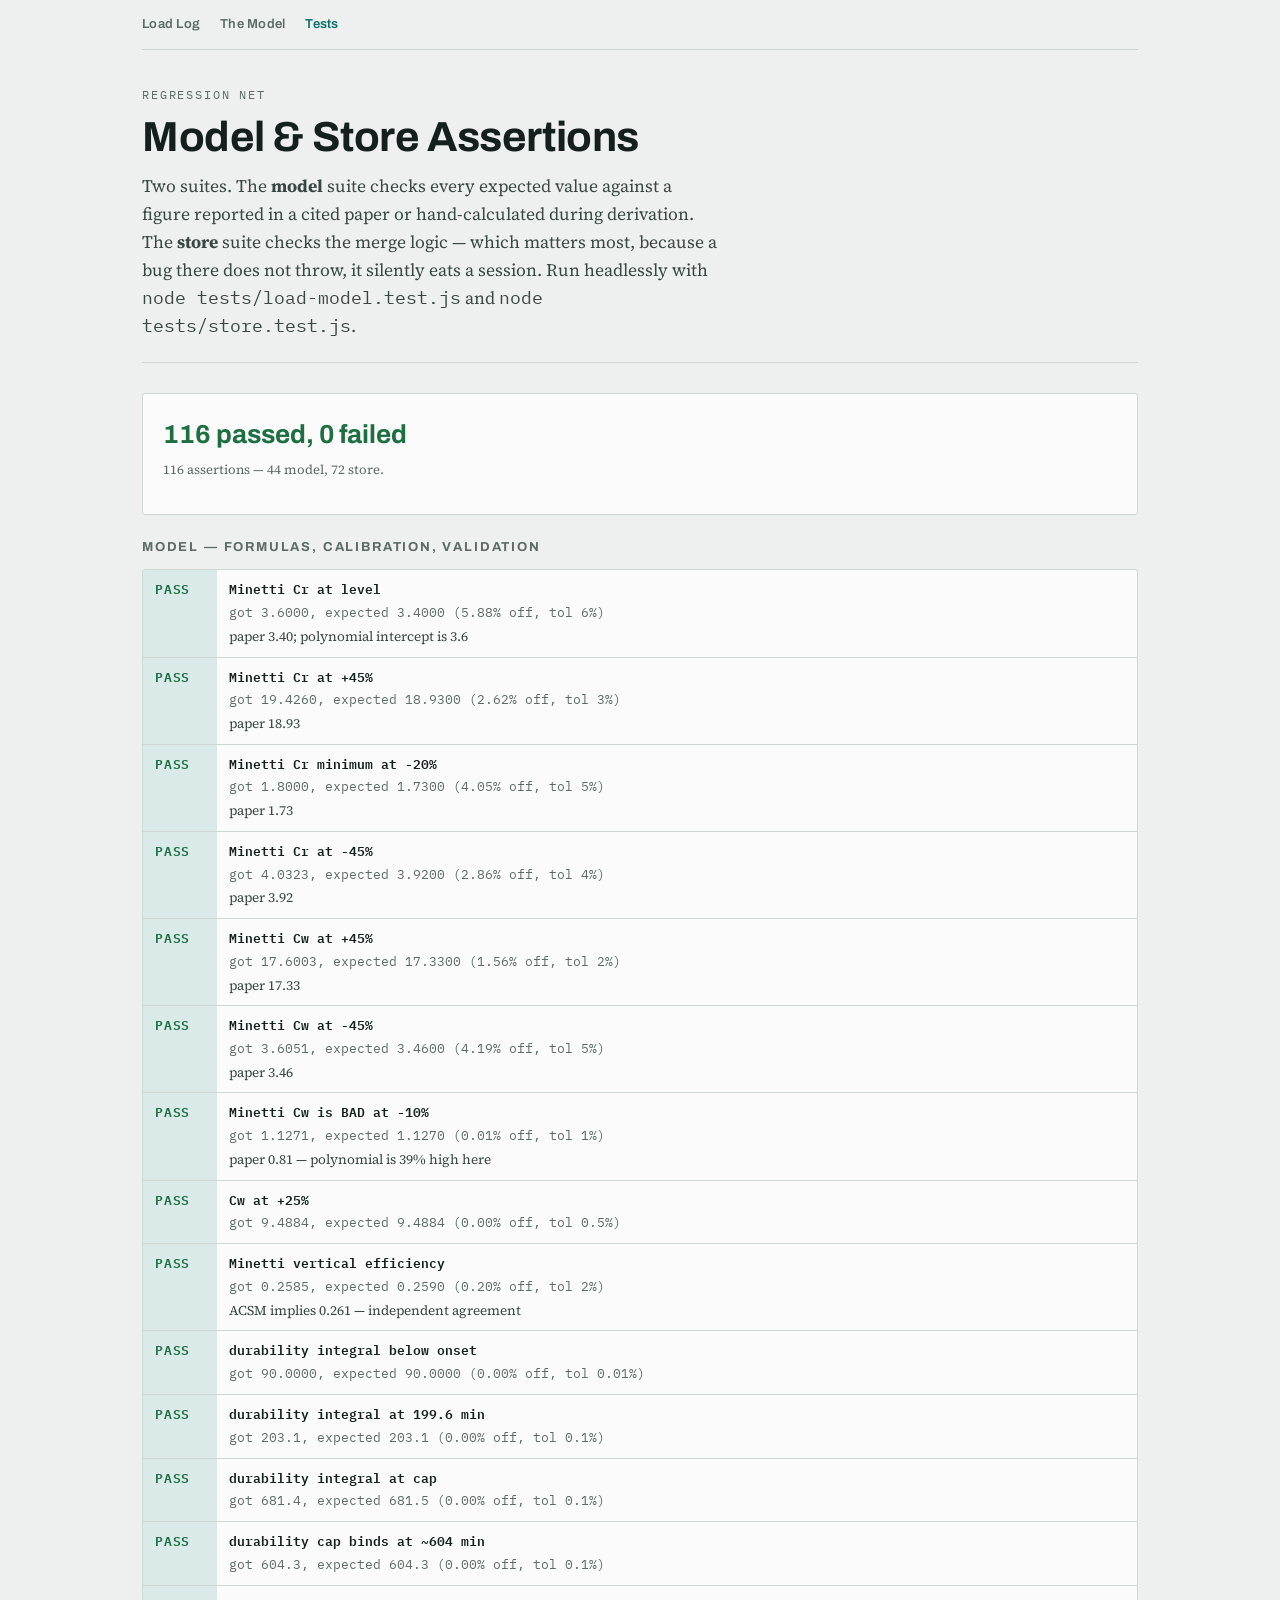
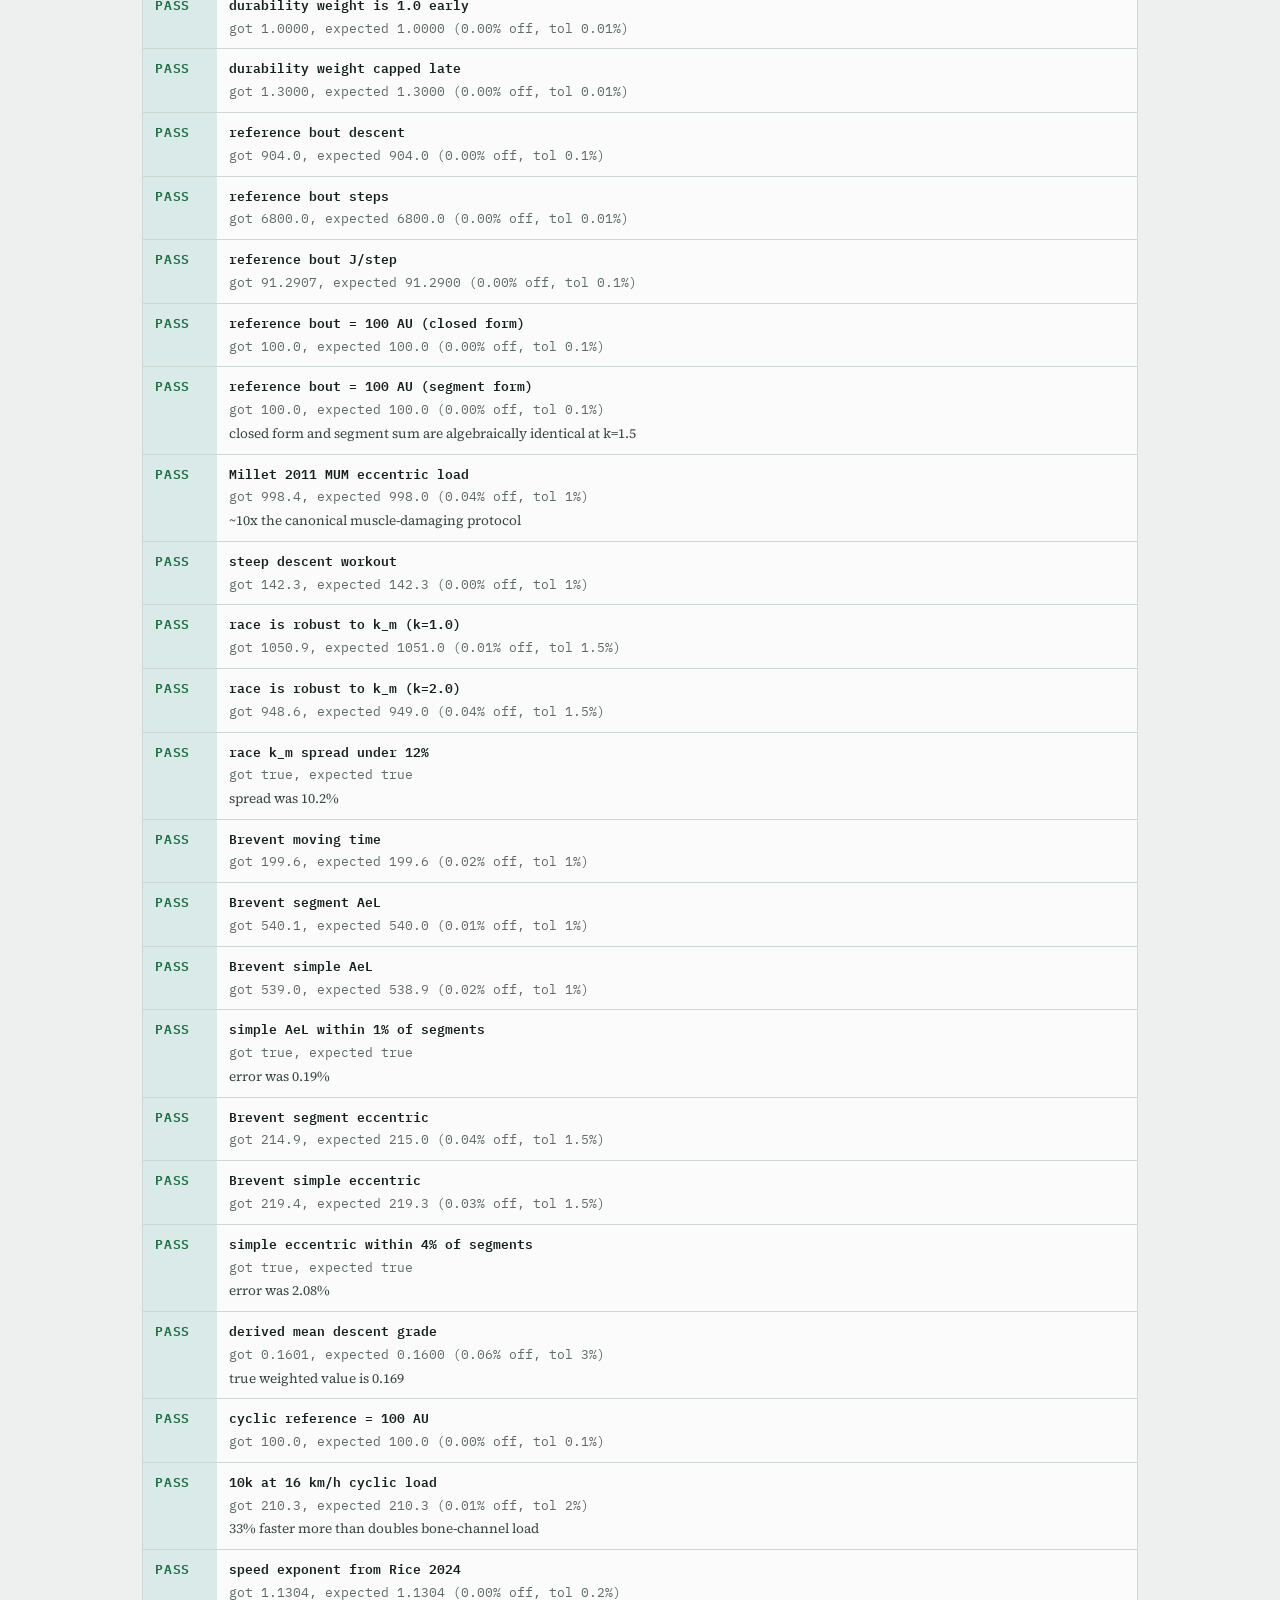
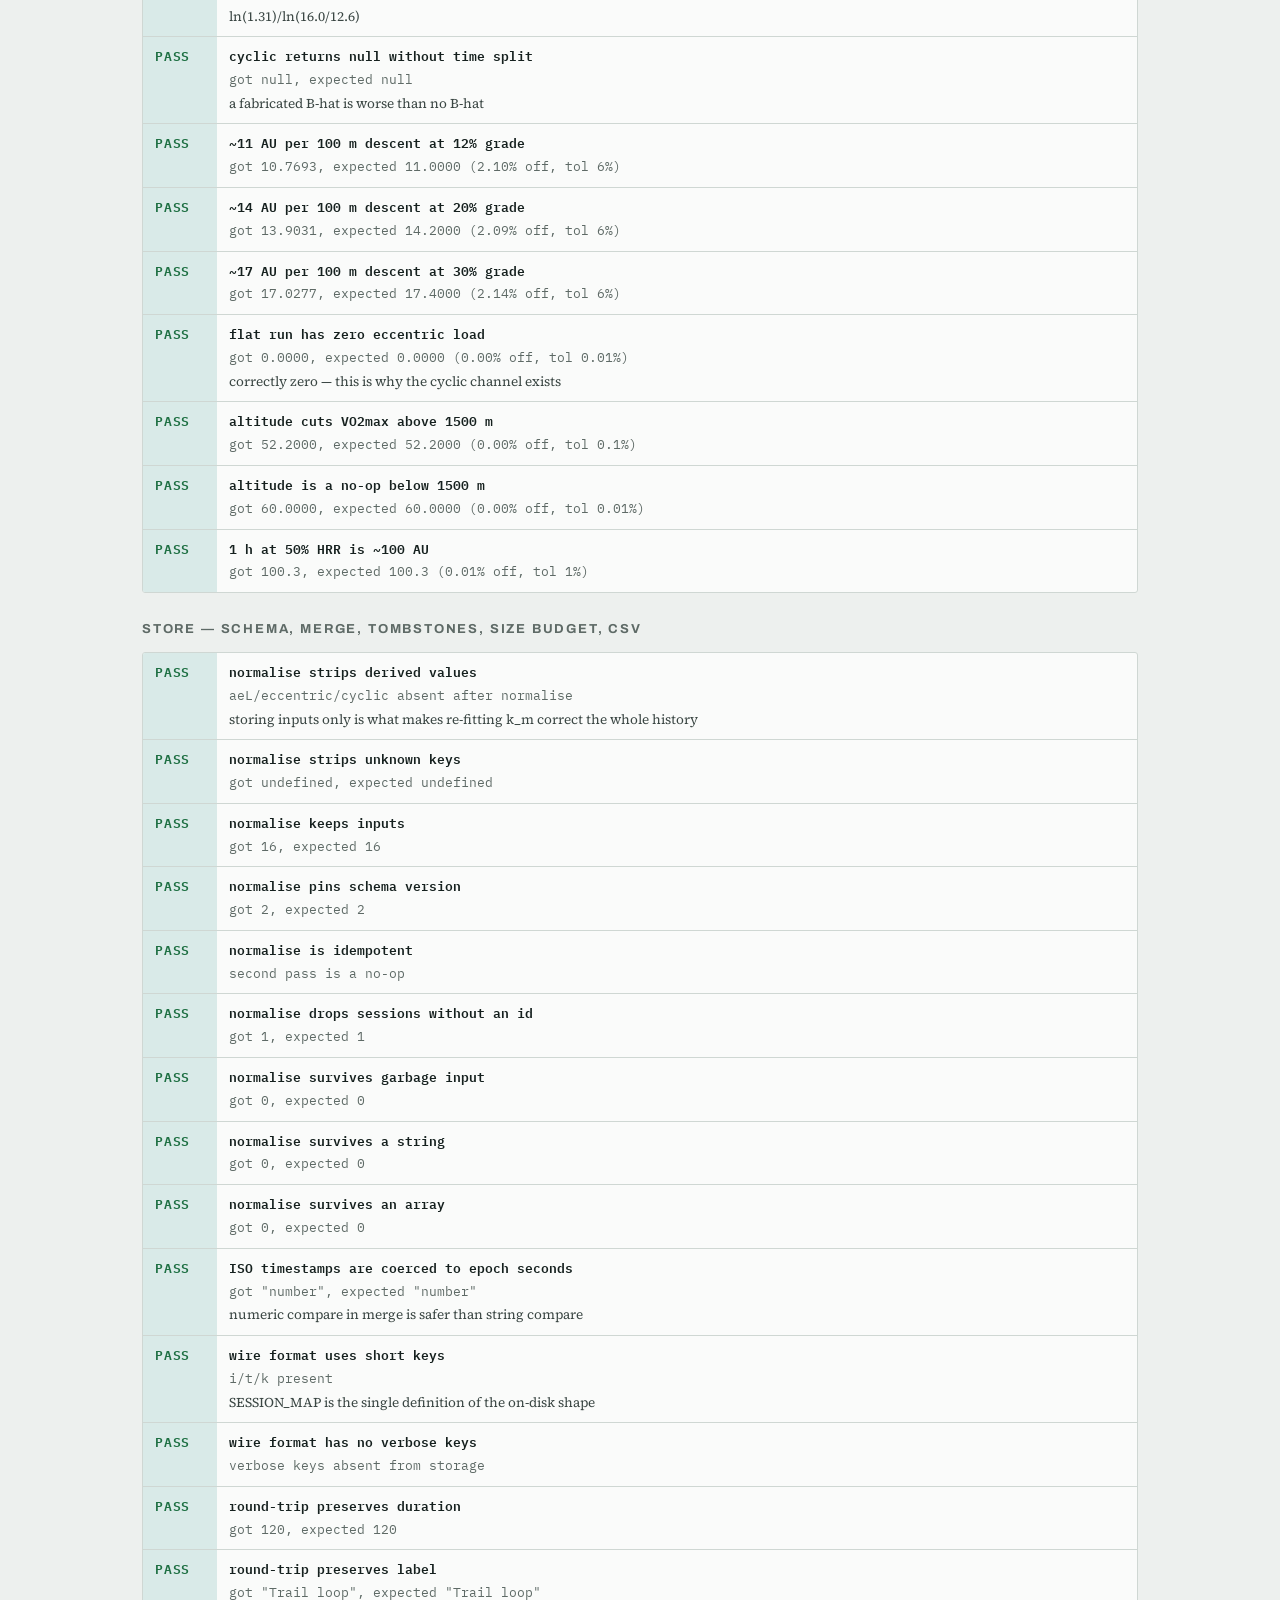
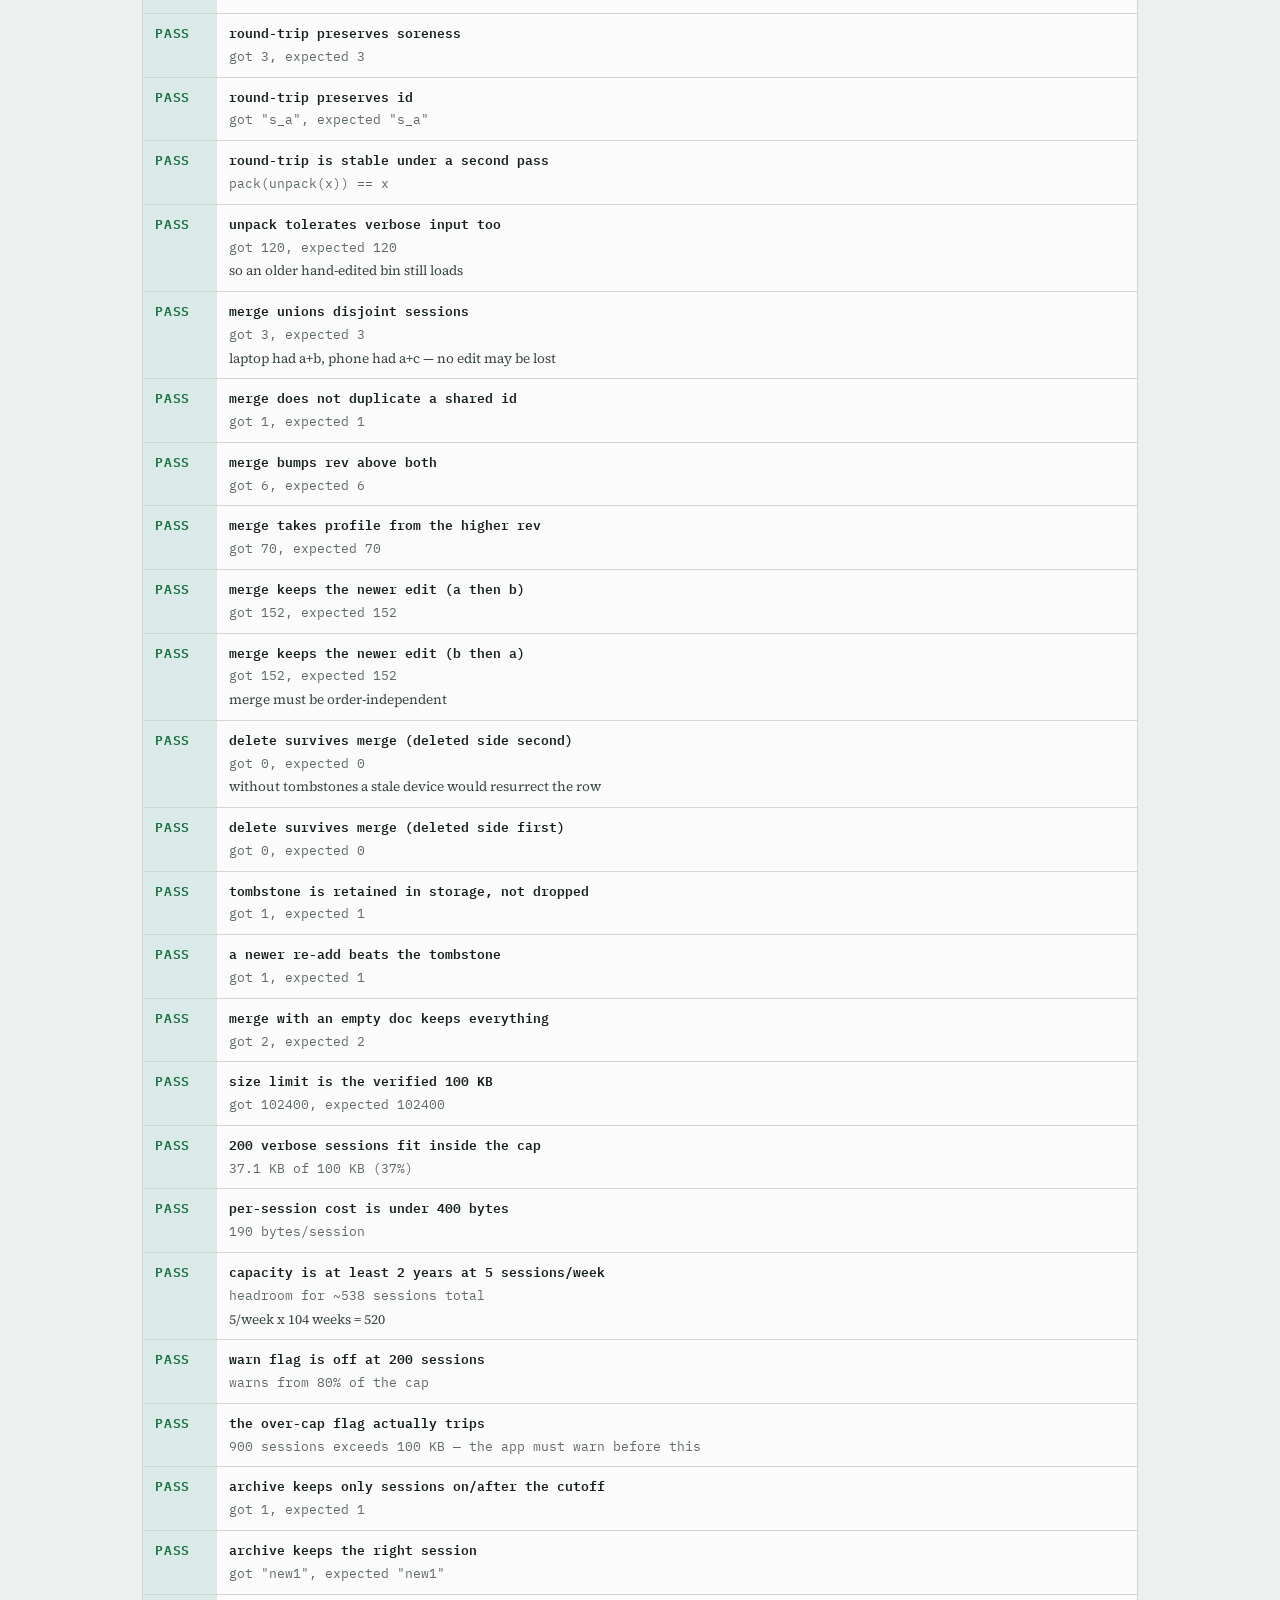
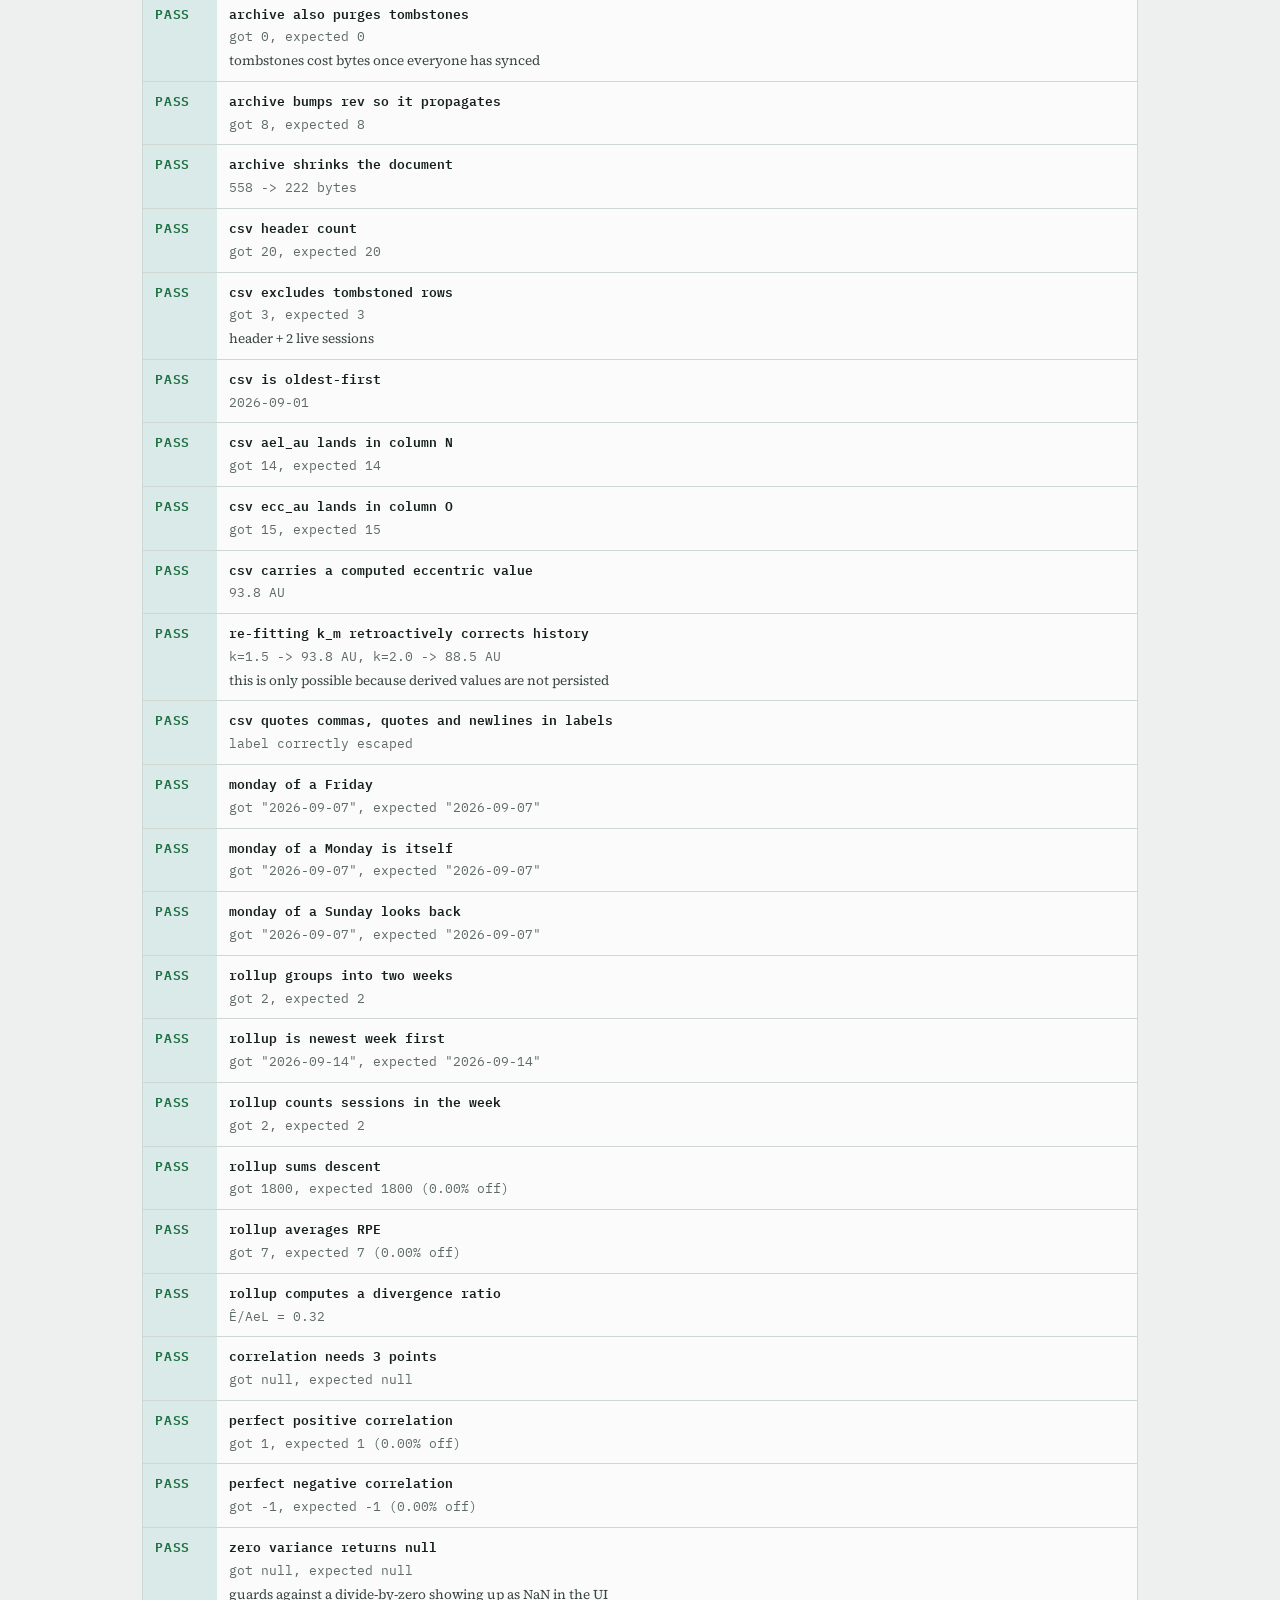
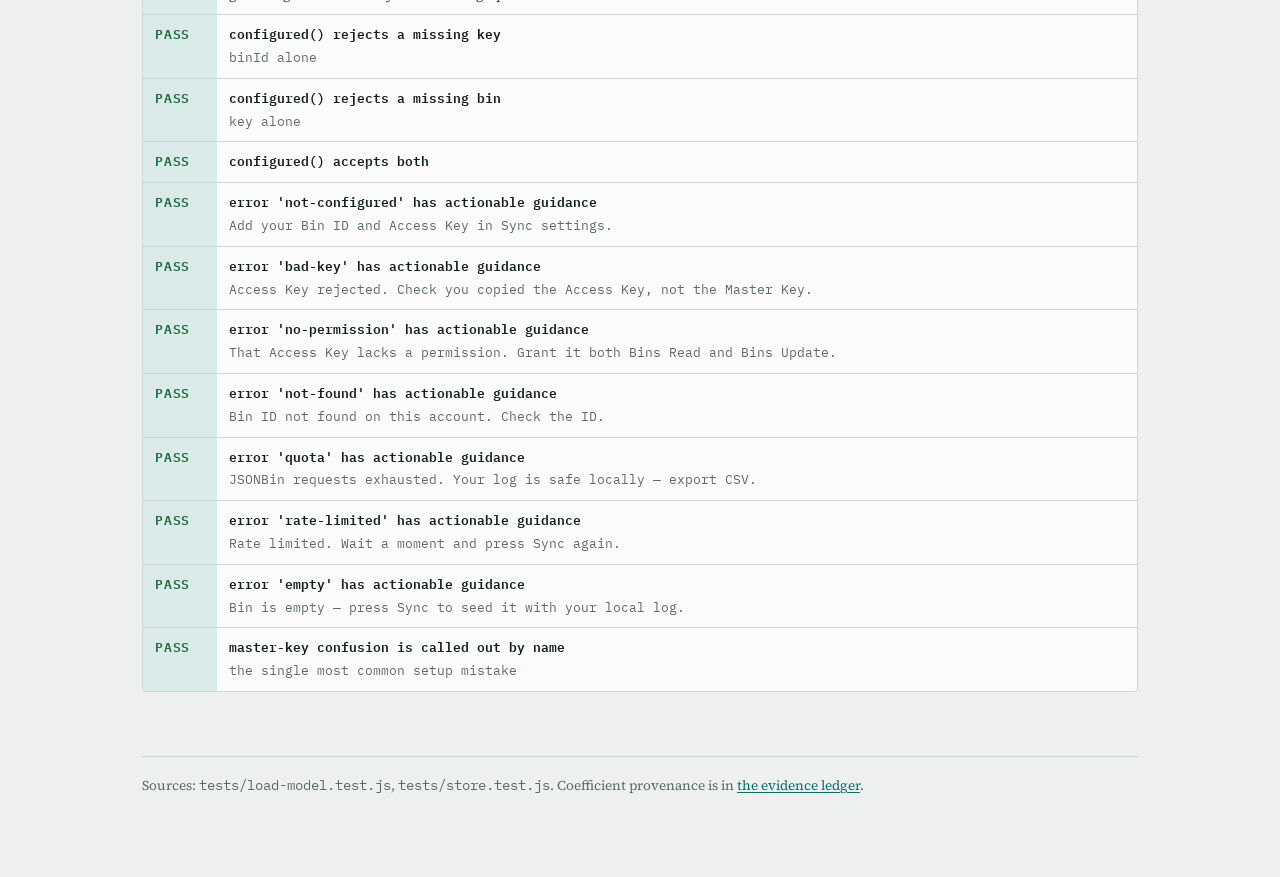
<file: tests/index.html>
<!DOCTYPE html>
<html lang="en">
<head>
<meta charset="utf-8">
<meta name="viewport" content="width=device-width, initial-scale=1">
<title>Tests — Two-Channel Ultra Load Tracker</title>
<link rel="icon" href="data:image/svg+xml,<svg xmlns='http://www.w3.org/2000/svg' viewBox='0 0 100 100'><text y='.9em' font-size='90'>⛰️</text></svg>">
<link rel="preconnect" href="https://fonts.googleapis.com">
<link rel="preconnect" href="https://fonts.gstatic.com" crossorigin>
<link rel="stylesheet" href="https://fonts.googleapis.com/css2?family=Archivo:wght@500;600;700&family=Source+Serif+4:opsz,wght@8..60,400;8..60,600&family=IBM+Plex+Mono:wght@400;500;600&display=swap">
<link rel="stylesheet" href="../assets/styles.css">
<style>
  .res{border:1px solid var(--line); border-radius:3px; overflow:hidden; background:var(--surface); margin-bottom:26px}
  .res .row{display:grid; grid-template-columns:74px 1fr; border-bottom:1px solid var(--line);
    font-family:"IBM Plex Mono",monospace; font-size:13px}
  .res .row:last-child{border-bottom:none}
  .res .st{padding:9px 12px; font-weight:600; letter-spacing:.06em}
  .res .st.pass{color:var(--ok); background:var(--aero-soft)}
  .res .st.fail{color:var(--bad); background:var(--mech-soft)}
  .res .bd{padding:9px 12px}
  .res .bd b{font-weight:600}
  .res .bd .d{color:var(--muted); display:block; margin-top:2px}
  .res .bd .nt{color:var(--ink-2); display:block; margin-top:2px; font-family:"Source Serif 4",Georgia,serif; font-size:13.5px}
  .summary{font-family:Archivo,sans-serif; font-size:26px; font-weight:700; margin:0 0 4px}
  h3.suite{font-size:13px; letter-spacing:.14em; text-transform:uppercase; color:var(--muted);
    margin:0 0 12px; font-weight:700}
</style>
</head>
<body>
<div class="wrap">

<nav class="top">
  <a href="../index.html">Load Log</a>
  <a href="../model.html">The Model</a>
  <a href="index.html" aria-current="page">Tests</a>
</nav>

<header class="mast">
  <div class="kicker">Regression net</div>
  <h1>Model &amp; Store Assertions</h1>
  <p class="standfirst">Two suites. The <b>model</b> suite checks every expected value against a figure reported in a cited paper or hand-calculated during derivation. The <b>store</b> suite checks the merge logic — which matters most, because a bug there does not throw, it silently eats a session. Run headlessly with <code>node tests/load-model.test.js</code> and <code>node tests/store.test.js</code>.</p>
</header>

<section style="margin-top:0">
  <div class="panel" style="margin-bottom:22px">
    <p class="summary" id="summary">Running…</p>
    <p class="savenote" id="subsummary">&nbsp;</p>
  </div>

  <h3 class="suite">Model — formulas, calibration, validation</h3>
  <div class="res" id="modelResults"></div>

  <h3 class="suite">Store — schema, merge, tombstones, size budget, CSV</h3>
  <div class="res" id="storeResults"></div>
</section>

<footer>
  Sources: <code>tests/load-model.test.js</code>, <code>tests/store.test.js</code>. Coefficient provenance is in <a href="../model.html#ledger">the evidence ledger</a>.
</footer>

</div>

<script src="../lib/load-model.js"></script>
<script src="../lib/store.js"></script>
<script src="load-model.test.js"></script>
<script src="store.test.js"></script>
<script>
(function () {
  "use strict";
  function esc(s) {
    return String(s == null ? "" : s).replace(/[&<>"]/g, function (c) {
      return { "&": "&amp;", "<": "&lt;", ">": "&gt;", '"': "&quot;" }[c];
    });
  }
  function paint(hostId, out) {
    document.getElementById(hostId).innerHTML = out.results.map(function (r) {
      return '<div class="row">' +
        '<div class="st ' + (r.pass ? "pass" : "fail") + '">' + (r.pass ? "PASS" : "FAIL") + "</div>" +
        '<div class="bd"><b>' + esc(r.name) + "</b>" +
        (r.detail ? '<span class="d">' + esc(r.detail) + "</span>" : "") +
        (r.note ? '<span class="nt">' + esc(r.note) + "</span>" : "") +
        "</div></div>";
    }).join("");
  }

  var model = window.runLoadModelTests();
  var store = window.runStoreTests();
  paint("modelResults", model);
  paint("storeResults", store);

  var passed = model.passed + store.passed;
  var failed = model.failed + store.failed;
  var total = model.results.length + store.results.length;
  var s = document.getElementById("summary");
  s.textContent = passed + " passed, " + failed + " failed";
  s.style.color = failed ? "var(--bad)" : "var(--ok)";
  document.getElementById("subsummary").textContent =
    total + " assertions — " + model.results.length + " model, " + store.results.length + " store.";
})();
</script>
</body>
</html>
</file>
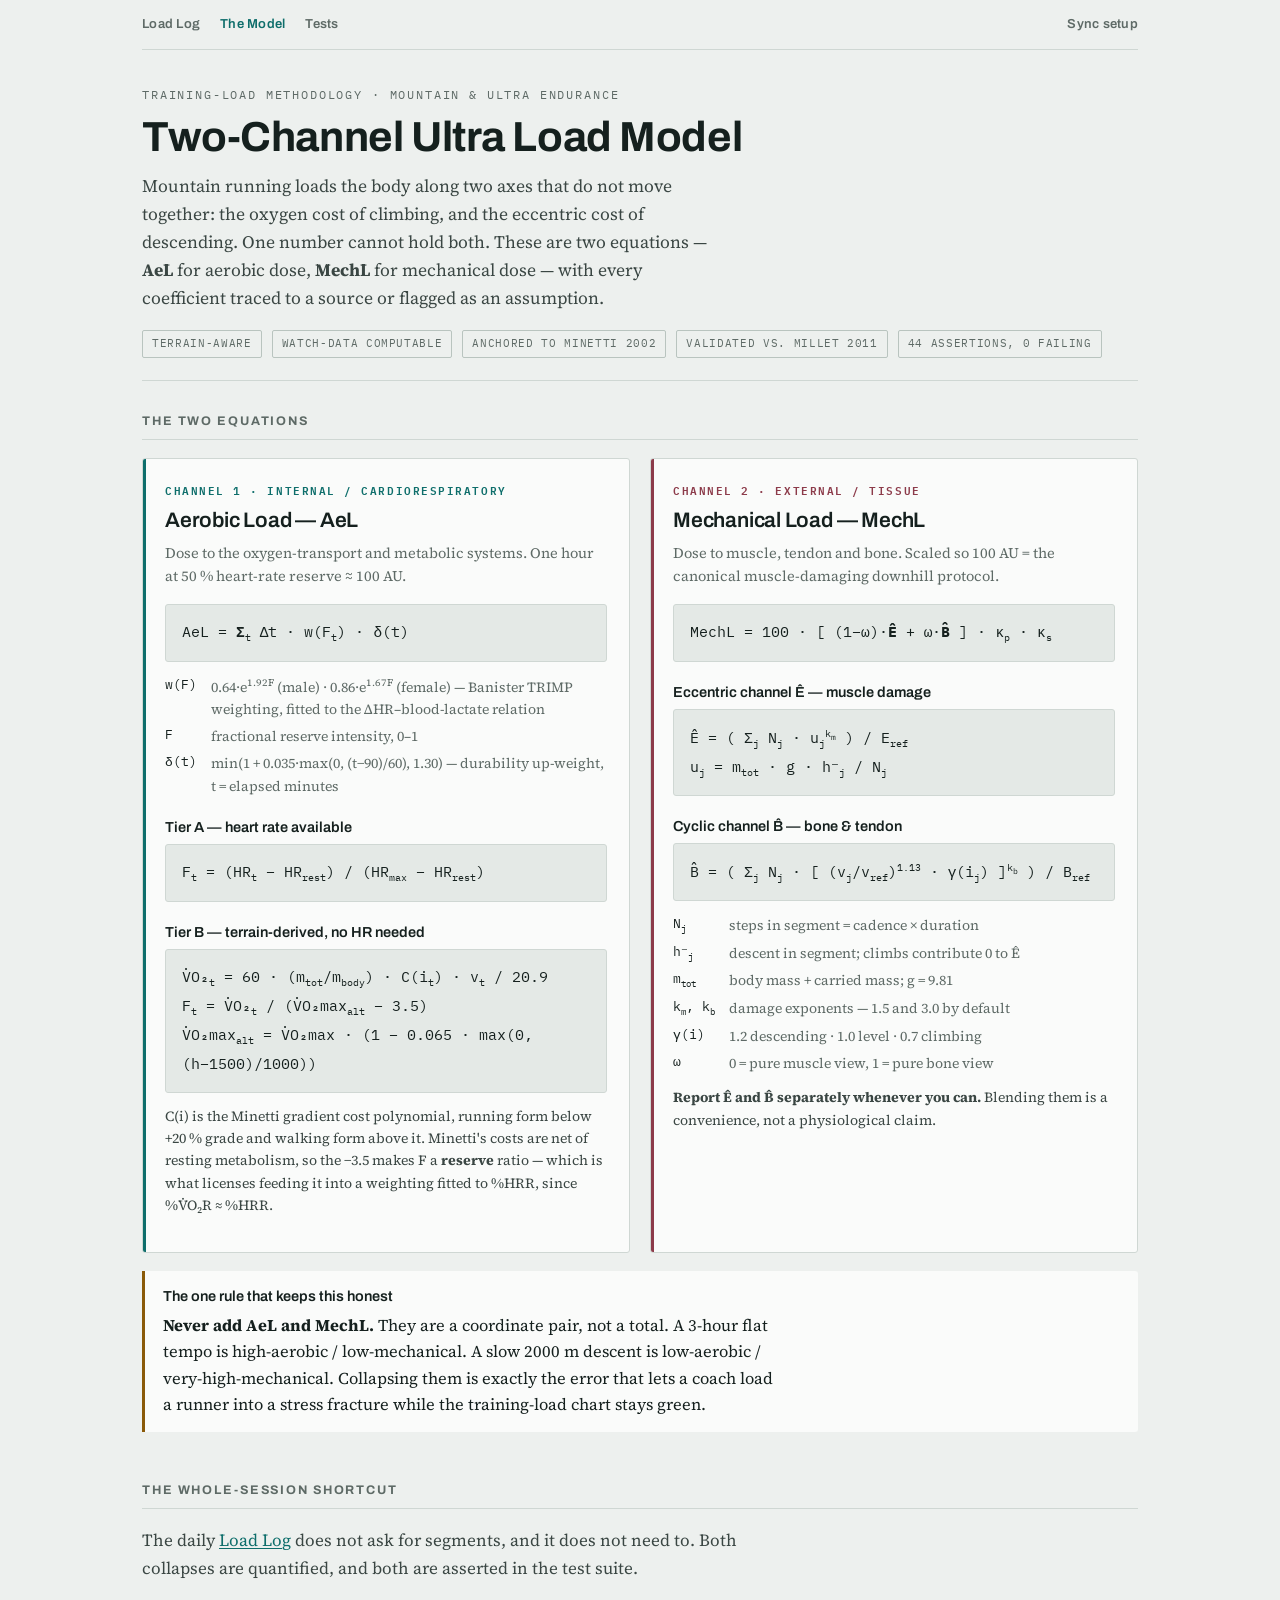
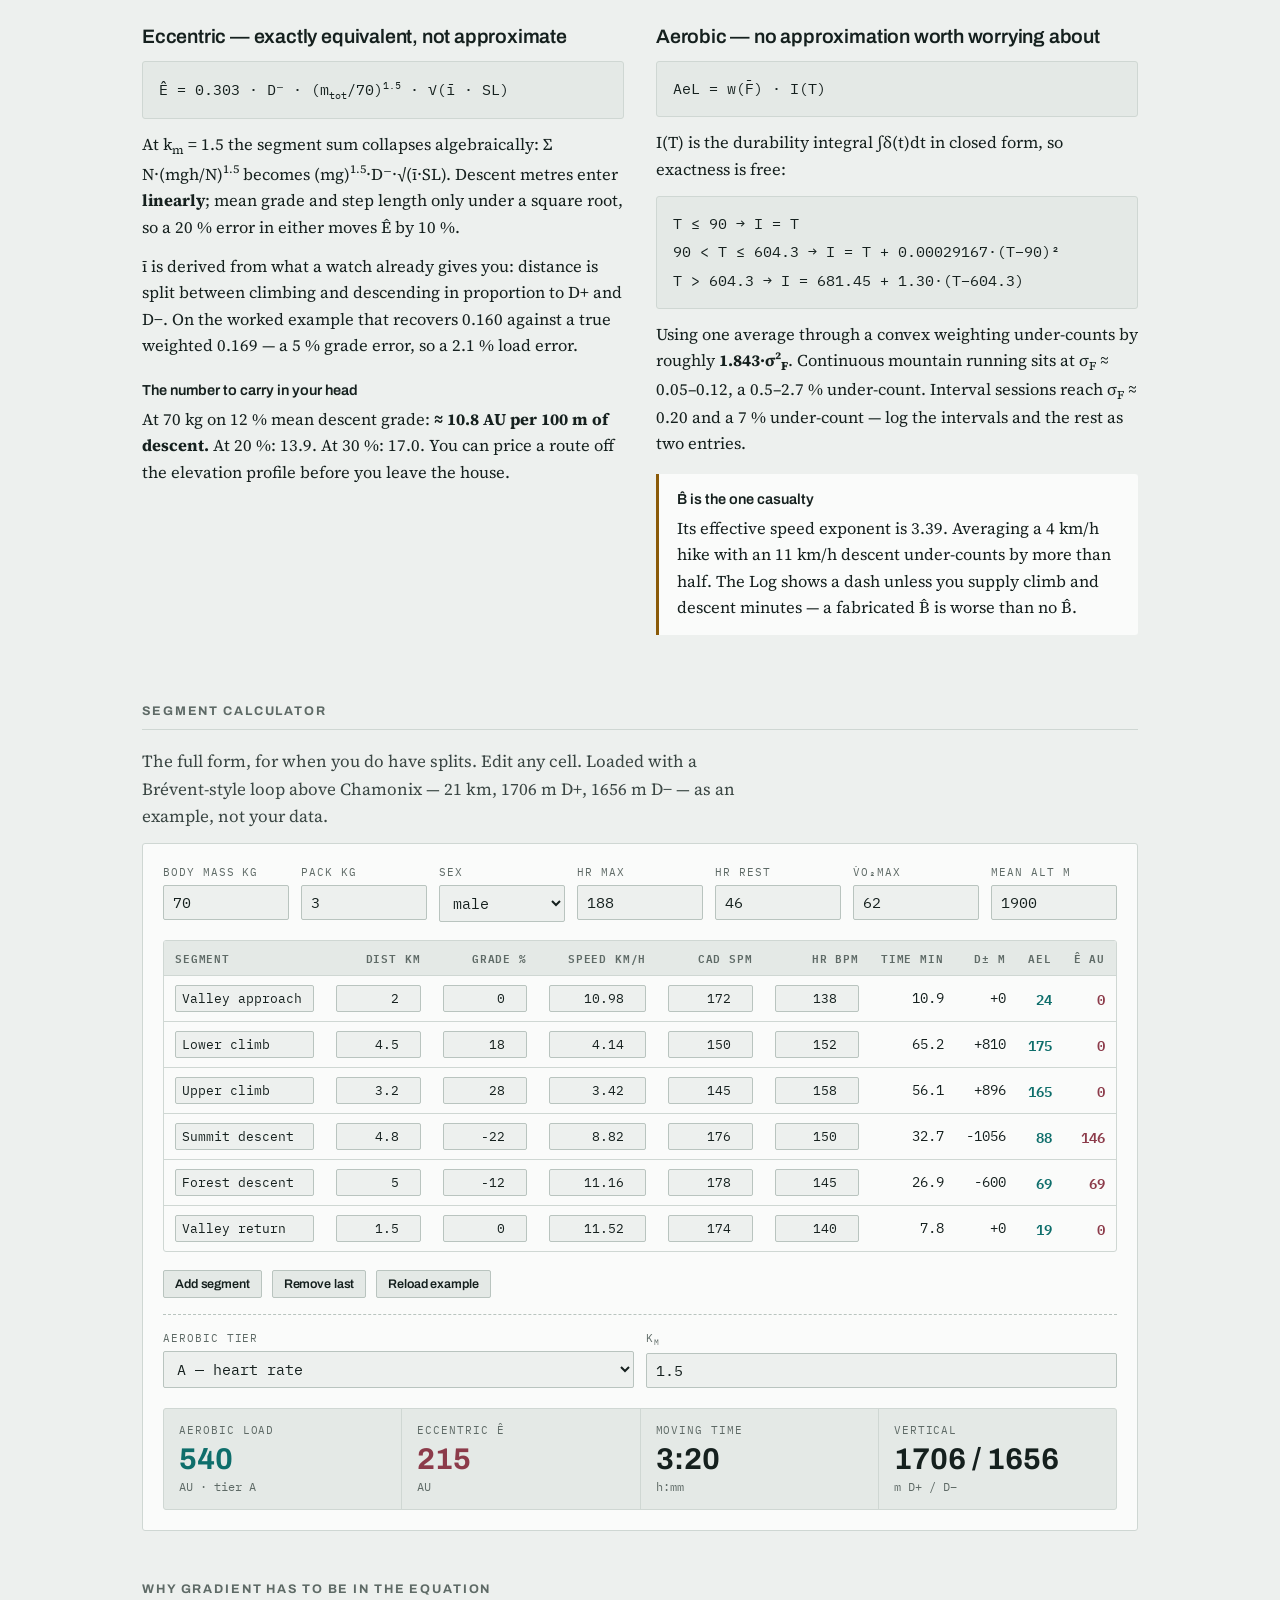
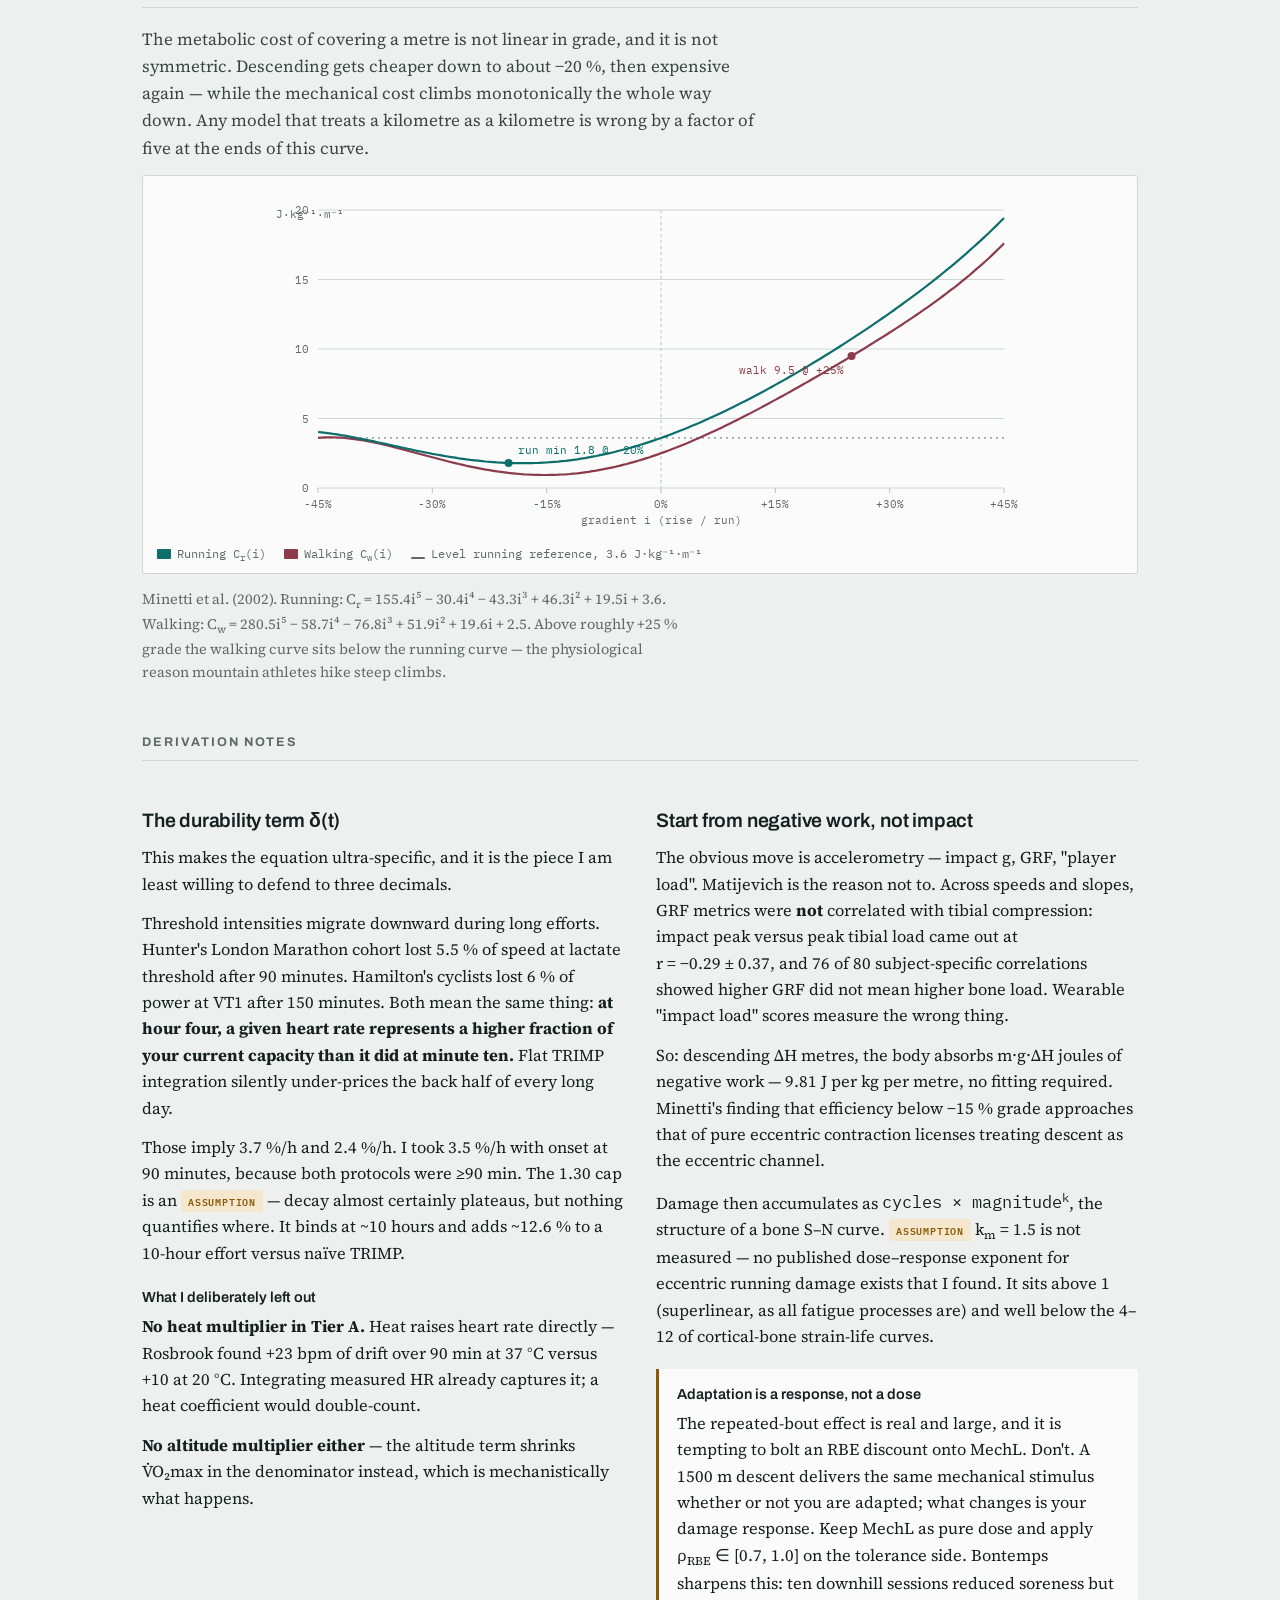
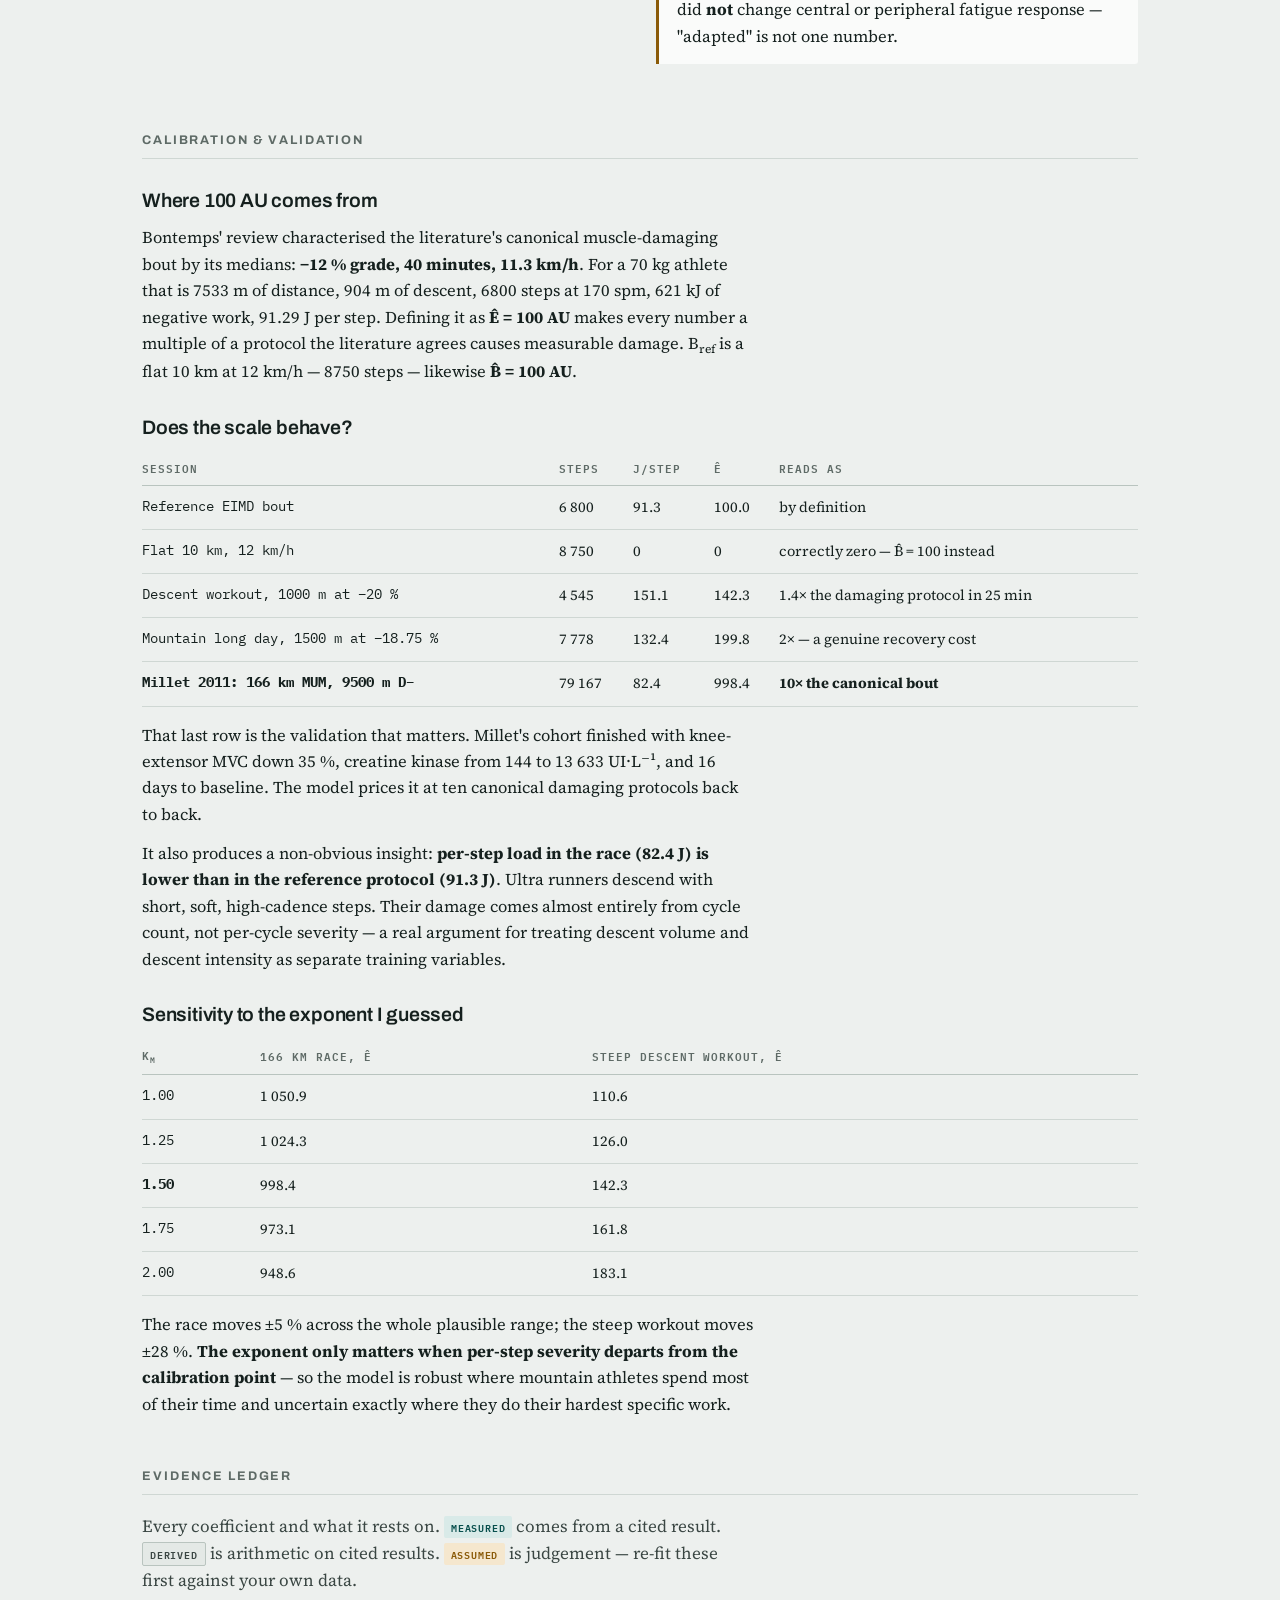
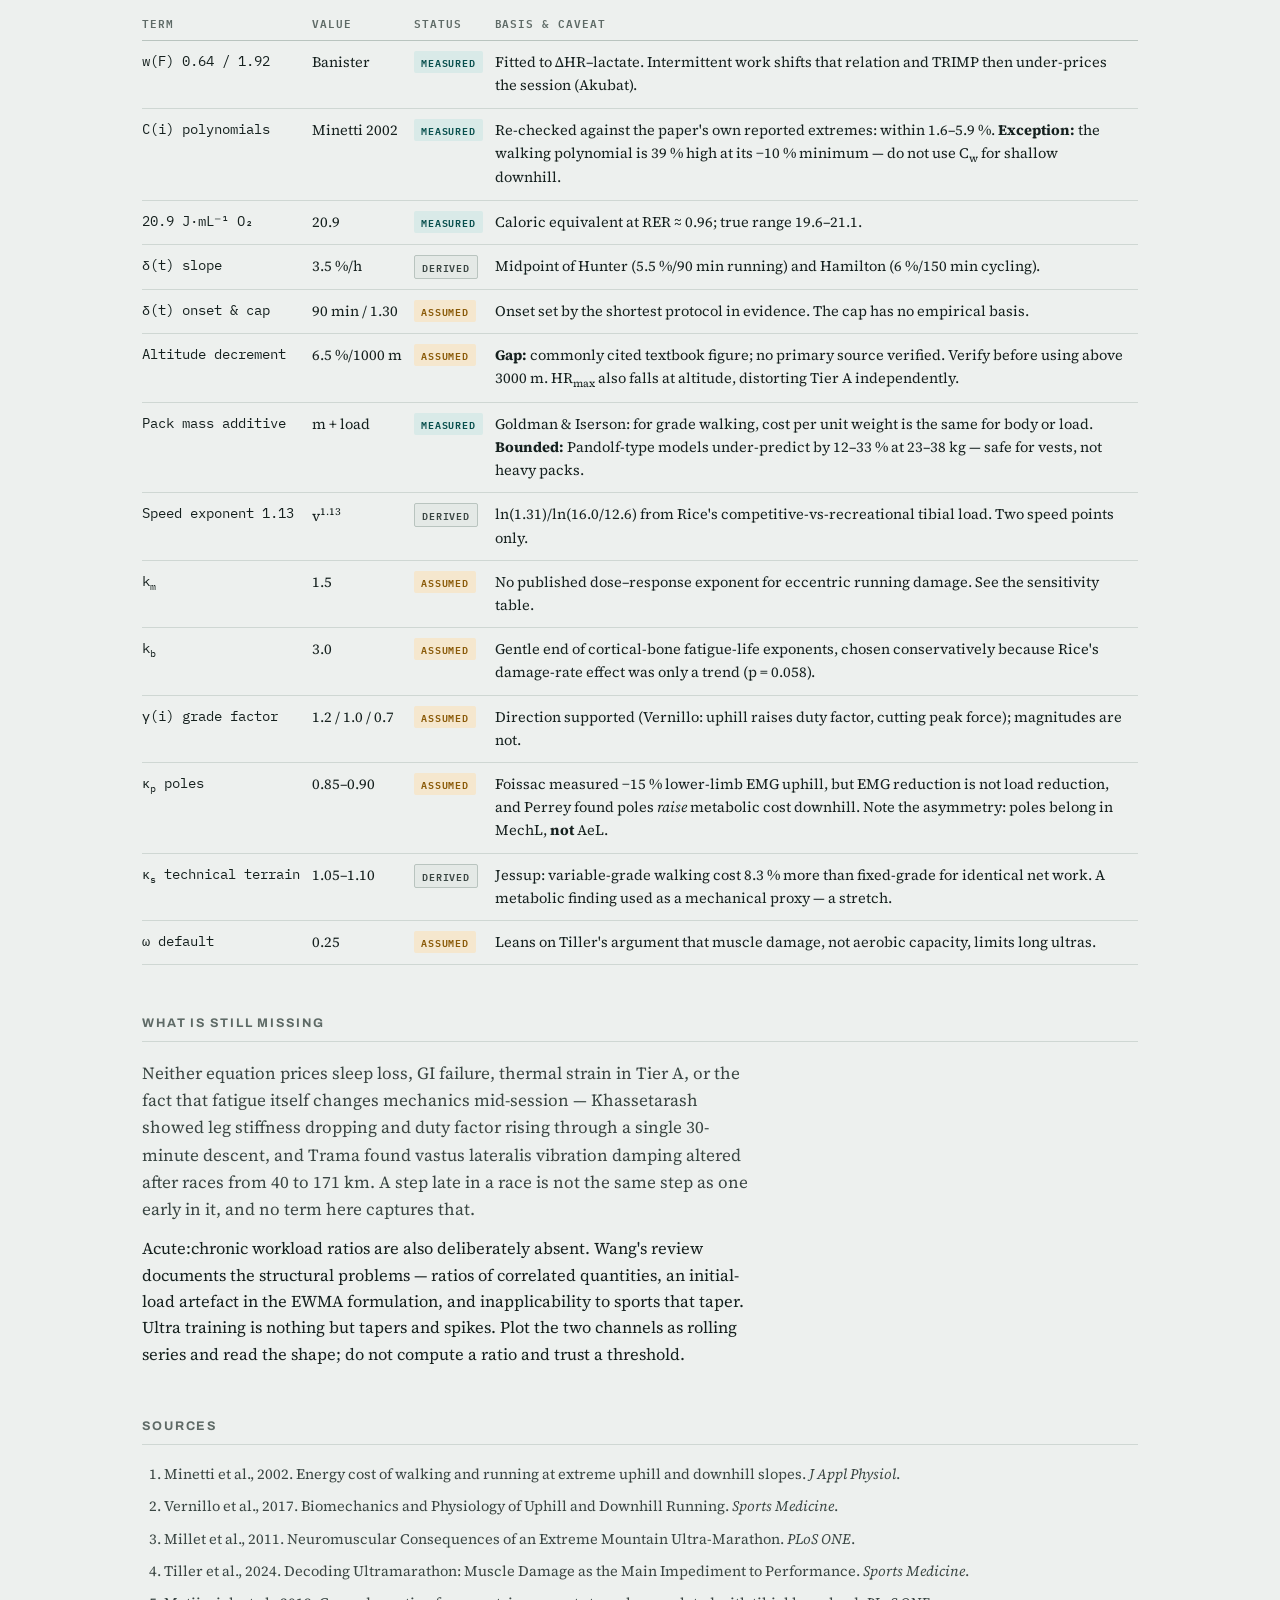
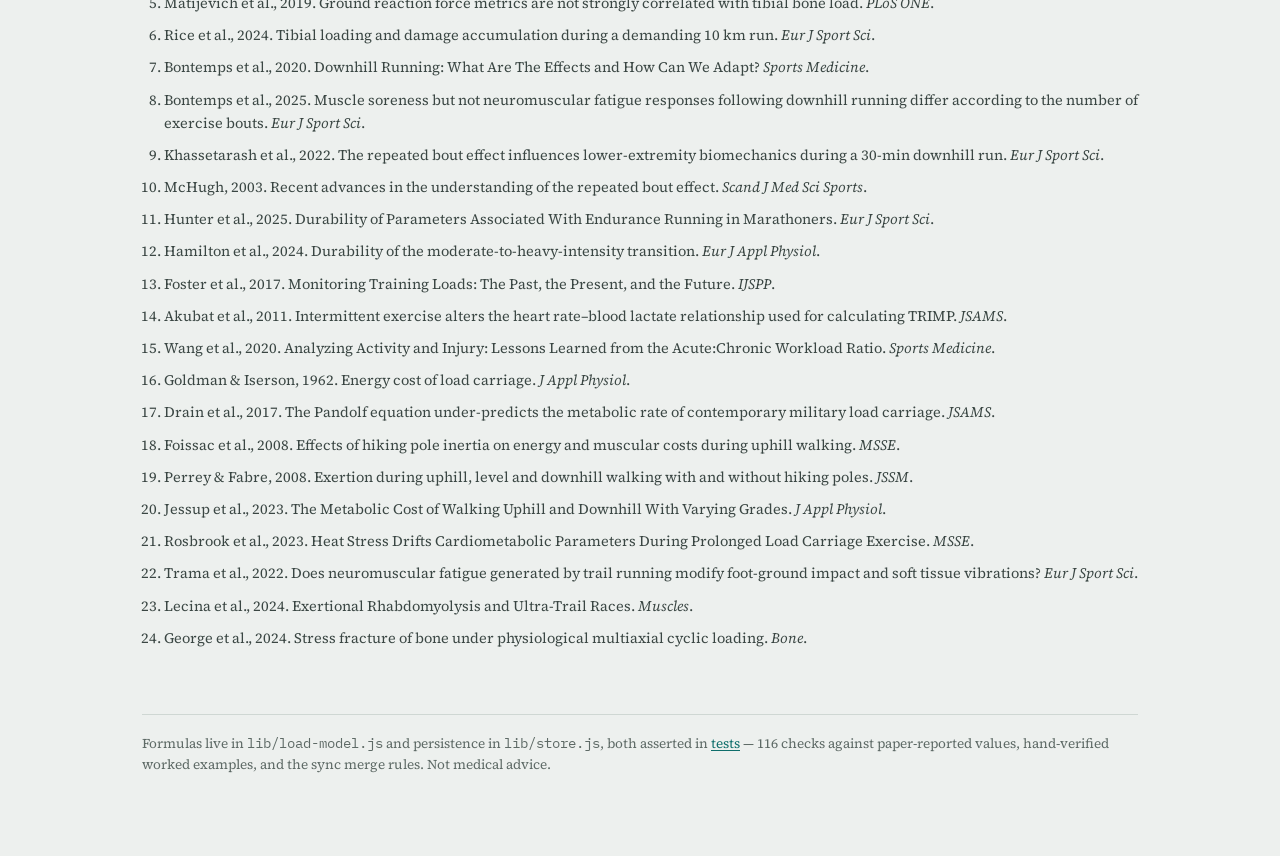
<file: model.html>
<!DOCTYPE html>
<html lang="en">
<head>
<meta charset="utf-8">
<meta name="viewport" content="width=device-width, initial-scale=1">
<title>The Model — Two-Channel Ultra Load Tracker</title>
<meta name="description" content="Derivation, calibration and evidence ledger for the two-channel aerobic and mechanical load equations.">
<link rel="icon" href="data:image/svg+xml,<svg xmlns='http://www.w3.org/2000/svg' viewBox='0 0 100 100'><text y='.9em' font-size='90'>⛰️</text></svg>">
<link rel="preconnect" href="https://fonts.googleapis.com">
<link rel="preconnect" href="https://fonts.gstatic.com" crossorigin>
<link rel="stylesheet" href="https://fonts.googleapis.com/css2?family=Archivo:wght@500;600;700&family=Source+Serif+4:opsz,wght@8..60,400;8..60,600&family=IBM+Plex+Mono:wght@400;500;600&display=swap">
<link rel="stylesheet" href="assets/styles.css">
</head>
<body>
<div class="wrap">

<nav class="top">
  <a href="index.html">Load Log</a>
  <a href="model.html" aria-current="page">The Model</a>
  <a href="tests/index.html">Tests</a>
  <span class="sp"></span>
  <a href="docs/JSONBIN-SETUP.md">Sync setup</a>
</nav>

<header class="mast">
  <div class="kicker">Training-load methodology · mountain &amp; ultra endurance</div>
  <h1>Two-Channel Ultra Load Model</h1>
  <p class="standfirst">Mountain running loads the body along two axes that do not move together: the oxygen cost of climbing, and the eccentric cost of descending. One number cannot hold both. These are two equations — <b>AeL</b> for aerobic dose, <b>MechL</b> for mechanical dose — with every coefficient traced to a source or flagged as an assumption.</p>
  <div class="meta">
    <span class="tag">Terrain-aware</span>
    <span class="tag">Watch-data computable</span>
    <span class="tag">Anchored to Minetti 2002</span>
    <span class="tag">Validated vs. Millet 2011</span>
    <span class="tag">44 assertions, 0 failing</span>
  </div>
</header>

<section id="equations" style="margin-top:0">
  <h2>The two equations</h2>
  <div class="channels">

    <div class="chan a">
      <div class="lbl">Channel 1 · Internal / cardiorespiratory</div>
      <h3>Aerobic Load — AeL</h3>
      <p class="sub">Dose to the oxygen-transport and metabolic systems. One hour at 50&nbsp;% heart-rate reserve ≈ 100&nbsp;AU.</p>
      <div class="eq nowrap">AeL = <b>Σ</b><sub>t</sub> Δt · w(F<sub>t</sub>) · δ(t)</div>
      <div class="where">
        <dl>
          <dt>w(F)</dt><dd>0.64·e<sup>1.92F</sup> (male) · 0.86·e<sup>1.67F</sup> (female) — Banister TRIMP weighting, fitted to the ΔHR–blood-lactate relation</dd>
          <dt>F</dt><dd>fractional reserve intensity, 0–1</dd>
          <dt>δ(t)</dt><dd>min(1 + 0.035·max(0, (t−90)/60), 1.30) — durability up-weight, t = elapsed minutes</dd>
        </dl>
      </div>
      <h4>Tier A — heart rate available</h4>
      <div class="eq">F<sub>t</sub> = (HR<sub>t</sub> − HR<sub>rest</sub>) / (HR<sub>max</sub> − HR<sub>rest</sub>)</div>
      <h4>Tier B — terrain-derived, no HR needed</h4>
      <div class="eq">V̇O₂<sub>t</sub> = 60 · (m<sub>tot</sub>/m<sub>body</sub>) · C(i<sub>t</sub>) · v<sub>t</sub> / 20.9<br>
        F<sub>t</sub> = V̇O₂<sub>t</sub> / (V̇O₂max<sub>alt</sub> − 3.5)<br>
        V̇O₂max<sub>alt</sub> = V̇O₂max · (1 − 0.065 · max(0, (h−1500)/1000))</div>
      <p class="where" style="margin-top:12px">C(i) is the Minetti gradient cost polynomial, running form below +20&nbsp;% grade and walking form above it. Minetti's costs are net of resting metabolism, so the −3.5 makes F a <b>reserve</b> ratio — which is what licenses feeding it into a weighting fitted to %HRR, since %V̇O₂R ≈ %HRR.</p>
    </div>

    <div class="chan m">
      <div class="lbl">Channel 2 · External / tissue</div>
      <h3>Mechanical Load — MechL</h3>
      <p class="sub">Dose to muscle, tendon and bone. Scaled so 100&nbsp;AU = the canonical muscle-damaging downhill protocol.</p>
      <div class="eq nowrap">MechL = 100 · [ (1−ω)·<b>Ê</b> + ω·<b>B̂</b> ] · κ<sub>p</sub> · κ<sub>s</sub></div>
      <h4>Eccentric channel Ê — muscle damage</h4>
      <div class="eq">Ê = ( Σ<sub>j</sub> N<sub>j</sub> · u<sub>j</sub><sup>k<sub>m</sub></sup> ) / E<sub>ref</sub><br>
        u<sub>j</sub> = m<sub>tot</sub> · g · h⁻<sub>j</sub> / N<sub>j</sub></div>
      <h4>Cyclic channel B̂ — bone &amp; tendon</h4>
      <div class="eq">B̂ = ( Σ<sub>j</sub> N<sub>j</sub> · [ (v<sub>j</sub>/v<sub>ref</sub>)<sup>1.13</sup> · γ(i<sub>j</sub>) ]<sup>k<sub>b</sub></sup> ) / B<sub>ref</sub></div>
      <div class="where">
        <dl>
          <dt>N<sub>j</sub></dt><dd>steps in segment = cadence × duration</dd>
          <dt>h⁻<sub>j</sub></dt><dd>descent in segment; climbs contribute 0 to Ê</dd>
          <dt>m<sub>tot</sub></dt><dd>body mass + carried mass; g = 9.81</dd>
          <dt>k<sub>m</sub>, k<sub>b</sub></dt><dd>damage exponents — 1.5 and 3.0 by default</dd>
          <dt>γ(i)</dt><dd>1.2 descending · 1.0 level · 0.7 climbing</dd>
          <dt>ω</dt><dd>0 = pure muscle view, 1 = pure bone view</dd>
        </dl>
      </div>
      <p class="where" style="margin-top:12px"><b>Report Ê and B̂ separately whenever you can.</b> Blending them is a convenience, not a physiological claim.</p>
    </div>
  </div>

  <div class="callout">
    <h4>The one rule that keeps this honest</h4>
    <p><b>Never add AeL and MechL.</b> They are a coordinate pair, not a total. A 3-hour flat tempo is high-aerobic / low-mechanical. A slow 2000&nbsp;m descent is low-aerobic / very-high-mechanical. Collapsing them is exactly the error that lets a coach load a runner into a stress fracture while the training-load chart stays green.</p>
  </div>
</section>

<section id="simplified">
  <h2>The whole-session shortcut</h2>
  <p class="lede">The daily <a href="index.html">Load Log</a> does not ask for segments, and it does not need to. Both collapses are quantified, and both are asserted in the test suite.</p>
  <div class="two">
    <div>
      <h3>Eccentric — exactly equivalent, not approximate</h3>
      <div class="eq">Ê = 0.303 · D⁻ · (m<sub>tot</sub>/70)<sup>1.5</sup> · √(ī · SL)</div>
      <p style="margin-top:13px">At k<sub>m</sub> = 1.5 the segment sum collapses algebraically: Σ N·(mgh/N)<sup>1.5</sup> becomes (mg)<sup>1.5</sup>·D⁻·√(ī·SL). Descent metres enter <b>linearly</b>; mean grade and step length only under a square root, so a 20&nbsp;% error in either moves Ê by 10&nbsp;%.</p>
      <p>ī is derived from what a watch already gives you: distance is split between climbing and descending in proportion to D+ and D−. On the worked example that recovers 0.160 against a true weighted 0.169 — a 5&nbsp;% grade error, so a 2.1&nbsp;% load error.</p>
      <h4>The number to carry in your head</h4>
      <p>At 70&nbsp;kg on 12&nbsp;% mean descent grade: <b>≈ 10.8 AU per 100&nbsp;m of descent.</b> At 20&nbsp;%: 13.9. At 30&nbsp;%: 17.0. You can price a route off the elevation profile before you leave the house.</p>
    </div>
    <div>
      <h3>Aerobic — no approximation worth worrying about</h3>
      <div class="eq">AeL = w(F̄) · I(T)</div>
      <p style="margin-top:13px">I(T) is the durability integral ∫δ(t)dt in closed form, so exactness is free:</p>
      <div class="eq">T ≤ 90 → I = T<br>
        90 &lt; T ≤ 604.3 → I = T + 0.00029167·(T−90)²<br>
        T &gt; 604.3 → I = 681.45 + 1.30·(T−604.3)</div>
      <p style="margin-top:13px">Using one average through a convex weighting under-counts by roughly <b>1.843·σ²<sub>F</sub></b>. Continuous mountain running sits at σ<sub>F</sub> ≈ 0.05–0.12, a 0.5–2.7&nbsp;% under-count. Interval sessions reach σ<sub>F</sub> ≈ 0.20 and a 7&nbsp;% under-count — log the intervals and the rest as two entries.</p>
      <div class="callout" style="margin-top:16px">
        <h4>B̂ is the one casualty</h4>
        <p>Its effective speed exponent is 3.39. Averaging a 4&nbsp;km/h hike with an 11&nbsp;km/h descent under-counts by more than half. The Log shows a dash unless you supply climb and descent minutes — a fabricated B̂ is worse than no B̂.</p>
      </div>
    </div>
  </div>
</section>

<section id="calc">
  <h2>Segment calculator</h2>
  <p class="lede">The full form, for when you do have splits. Edit any cell. Loaded with a Brévent-style loop above Chamonix — 21&nbsp;km, 1706&nbsp;m D+, 1656&nbsp;m D− — as an example, not your data.</p>
  <div class="panel">
    <div class="gridauto" style="margin-bottom:18px">
      <div class="f"><label for="mBody">Body mass kg</label><input id="mBody" type="number" value="70" step="0.5"></div>
      <div class="f"><label for="mPack">Pack kg</label><input id="mPack" type="number" value="3" step="0.5"></div>
      <div class="f"><label for="sex">Sex</label><select id="sex"><option value="m">male</option><option value="f">female</option></select></div>
      <div class="f"><label for="hrMax">HR max</label><input id="hrMax" type="number" value="188"></div>
      <div class="f"><label for="hrRest">HR rest</label><input id="hrRest" type="number" value="46"></div>
      <div class="f"><label for="vo2">V̇O₂max</label><input id="vo2" type="number" value="62" step="0.5"></div>
      <div class="f"><label for="alt">Mean alt m</label><input id="alt" type="number" value="1900" step="50"></div>
    </div>
    <div class="tblwrap">
      <table class="data" id="segTable">
        <thead><tr>
          <th>Segment</th><th>Dist km</th><th>Grade %</th><th>Speed km/h</th><th>Cad spm</th><th>HR bpm</th>
          <th>Time min</th><th>D± m</th><th>AeL</th><th>Ê AU</th>
        </tr></thead>
        <tbody id="segBody"></tbody>
      </table>
    </div>
    <div class="btnrow">
      <button type="button" class="small" id="addRow">Add segment</button>
      <button type="button" class="small" id="delRow">Remove last</button>
      <button type="button" class="small" id="reset">Reload example</button>
    </div>
    <div class="subsection">
      <div class="gridauto">
        <div class="f"><label for="tier">Aerobic tier</label><select id="tier">
          <option value="A">A — heart rate</option><option value="B">B — terrain</option></select></div>
        <div class="f"><label for="km">k<sub>m</sub></label><input id="km" type="number" value="1.5" step="0.25" min="1" max="2.5"></div>
      </div>
    </div>
    <div class="readout">
      <div class="ro a"><div class="k">Aerobic load</div><div class="v tnum" id="oAeL">—</div><div class="u">AU · <span id="oTier">tier A</span></div></div>
      <div class="ro m"><div class="k">Eccentric Ê</div><div class="v tnum" id="oE">—</div><div class="u">AU</div></div>
      <div class="ro"><div class="k">Moving time</div><div class="v tnum" id="oT">—</div><div class="u">h:mm</div></div>
      <div class="ro"><div class="k">Vertical</div><div class="v tnum" id="oV">—</div><div class="u">m D+ / D−</div></div>
    </div>
  </div>
</section>

<section id="curve">
  <h2>Why gradient has to be in the equation</h2>
  <p class="lede">The metabolic cost of covering a metre is not linear in grade, and it is not symmetric. Descending gets cheaper down to about −20&nbsp;%, then expensive again — while the mechanical cost climbs monotonically the whole way down. Any model that treats a kilometre as a kilometre is wrong by a factor of five at the ends of this curve.</p>
  <div class="chartbox">
    <svg id="minetti" viewBox="0 0 760 340" width="100%" height="340" role="img" aria-label="Energy cost of running and walking against gradient from minus 45 to plus 45 percent"></svg>
    <div class="legend">
      <span><i style="background:var(--aero)"></i>Running C<sub>r</sub>(i)</span>
      <span><i style="background:var(--mech)"></i>Walking C<sub>w</sub>(i)</span>
      <span><i style="background:var(--muted); height:2px"></i>Level running reference, 3.6 J·kg⁻¹·m⁻¹</span>
    </div>
  </div>
  <p style="margin-top:14px; font-size:14.5px; color:var(--muted)">Minetti et al. (2002). Running: C<sub>r</sub> = 155.4i⁵ − 30.4i⁴ − 43.3i³ + 46.3i² + 19.5i + 3.6. Walking: C<sub>w</sub> = 280.5i⁵ − 58.7i⁴ − 76.8i³ + 51.9i² + 19.6i + 2.5. Above roughly +25&nbsp;% grade the walking curve sits below the running curve — the physiological reason mountain athletes hike steep climbs.</p>
</section>

<section id="derivation">
  <h2>Derivation notes</h2>
  <div class="two">
    <div>
      <h3>The durability term δ(t)</h3>
      <p>This makes the equation ultra-specific, and it is the piece I am least willing to defend to three decimals.</p>
      <p>Threshold intensities migrate downward during long efforts. Hunter's London Marathon cohort lost 5.5&nbsp;% of speed at lactate threshold after 90 minutes. Hamilton's cyclists lost 6&nbsp;% of power at VT1 after 150 minutes. Both mean the same thing: <b>at hour four, a given heart rate represents a higher fraction of your current capacity than it did at minute ten.</b> Flat TRIMP integration silently under-prices the back half of every long day.</p>
      <p>Those imply 3.7&nbsp;%/h and 2.4&nbsp;%/h. I took 3.5&nbsp;%/h with onset at 90 minutes, because both protocols were ≥90 min. The 1.30 cap is an <span class="pill as">assumption</span> — decay almost certainly plateaus, but nothing quantifies where. It binds at ~10 hours and adds ~12.6&nbsp;% to a 10-hour effort versus naïve TRIMP.</p>
      <h4>What I deliberately left out</h4>
      <p><b>No heat multiplier in Tier A.</b> Heat raises heart rate directly — Rosbrook found +23&nbsp;bpm of drift over 90&nbsp;min at 37&nbsp;°C versus +10 at 20&nbsp;°C. Integrating measured HR already captures it; a heat coefficient would double-count.</p>
      <p><b>No altitude multiplier either</b> — the altitude term shrinks V̇O₂max in the denominator instead, which is mechanistically what happens.</p>
    </div>
    <div>
      <h3>Start from negative work, not impact</h3>
      <p>The obvious move is accelerometry — impact g, GRF, "player load". Matijevich is the reason not to. Across speeds and slopes, GRF metrics were <b>not</b> correlated with tibial compression: impact peak versus peak tibial load came out at r&nbsp;=&nbsp;−0.29&nbsp;±&nbsp;0.37, and 76 of 80 subject-specific correlations showed higher GRF did not mean higher bone load. Wearable "impact load" scores measure the wrong thing.</p>
      <p>So: descending ΔH metres, the body absorbs m·g·ΔH joules of negative work — 9.81&nbsp;J per kg per metre, no fitting required. Minetti's finding that efficiency below −15&nbsp;% grade approaches that of pure eccentric contraction licenses treating descent as the eccentric channel.</p>
      <p>Damage then accumulates as <span class="mono">cycles × magnitude<sup>k</sup></span>, the structure of a bone S–N curve. <span class="pill as">Assumption</span> k<sub>m</sub> = 1.5 is not measured — no published dose–response exponent for eccentric running damage exists that I found. It sits above 1 (superlinear, as all fatigue processes are) and well below the 4–12 of cortical-bone strain-life curves.</p>
      <div class="callout">
        <h4>Adaptation is a response, not a dose</h4>
        <p>The repeated-bout effect is real and large, and it is tempting to bolt an RBE discount onto MechL. Don't. A 1500&nbsp;m descent delivers the same mechanical stimulus whether or not you are adapted; what changes is your damage response. Keep MechL as pure dose and apply ρ<sub>RBE</sub> ∈ [0.7, 1.0] on the tolerance side. Bontemps sharpens this: ten downhill sessions reduced soreness but did <b>not</b> change central or peripheral fatigue response — "adapted" is not one number.</p>
      </div>
    </div>
  </div>
</section>

<section id="calibration">
  <h2>Calibration &amp; validation</h2>
  <h3>Where 100 AU comes from</h3>
  <p>Bontemps' review characterised the literature's canonical muscle-damaging bout by its medians: <b>−12&nbsp;% grade, 40 minutes, 11.3&nbsp;km/h</b>. For a 70&nbsp;kg athlete that is 7533&nbsp;m of distance, 904&nbsp;m of descent, 6800 steps at 170&nbsp;spm, 621&nbsp;kJ of negative work, 91.29&nbsp;J per step. Defining it as <b>Ê = 100 AU</b> makes every number a multiple of a protocol the literature agrees causes measurable damage. B<sub>ref</sub> is a flat 10&nbsp;km at 12&nbsp;km/h — 8750 steps — likewise <b>B̂ = 100 AU</b>.</p>

  <h3>Does the scale behave?</h3>
  <table class="t2">
    <thead><tr><th>Session</th><th>Steps</th><th>J/step</th><th>Ê</th><th>Reads as</th></tr></thead>
    <tbody>
      <tr><td>Reference EIMD bout</td><td class="num">6 800</td><td class="num">91.3</td><td class="num">100.0</td><td>by definition</td></tr>
      <tr><td>Flat 10 km, 12 km/h</td><td class="num">8 750</td><td class="num">0</td><td class="num">0</td><td>correctly zero — B̂ = 100 instead</td></tr>
      <tr><td>Descent workout, 1000 m at −20 %</td><td class="num">4 545</td><td class="num">151.1</td><td class="num">142.3</td><td>1.4× the damaging protocol in 25 min</td></tr>
      <tr><td>Mountain long day, 1500 m at −18.75 %</td><td class="num">7 778</td><td class="num">132.4</td><td class="num">199.8</td><td>2× — a genuine recovery cost</td></tr>
      <tr><td><b>Millet 2011: 166 km MUM, 9500 m D−</b></td><td class="num">79 167</td><td class="num">82.4</td><td class="num">998.4</td><td><b>10× the canonical bout</b></td></tr>
    </tbody>
  </table>
  <p style="margin-top:16px">That last row is the validation that matters. Millet's cohort finished with knee-extensor MVC down 35&nbsp;%, creatine kinase from 144 to 13 633&nbsp;UI·L⁻¹, and 16 days to baseline. The model prices it at ten canonical damaging protocols back to back.</p>
  <p>It also produces a non-obvious insight: <b>per-step load in the race (82.4&nbsp;J) is lower than in the reference protocol (91.3&nbsp;J)</b>. Ultra runners descend with short, soft, high-cadence steps. Their damage comes almost entirely from cycle count, not per-cycle severity — a real argument for treating descent volume and descent intensity as separate training variables.</p>

  <h3>Sensitivity to the exponent I guessed</h3>
  <table class="t2">
    <thead><tr><th>k<sub>m</sub></th><th>166 km race, Ê</th><th>Steep descent workout, Ê</th></tr></thead>
    <tbody>
      <tr><td>1.00</td><td class="num">1 050.9</td><td class="num">110.6</td></tr>
      <tr><td>1.25</td><td class="num">1 024.3</td><td class="num">126.0</td></tr>
      <tr><td><b>1.50</b></td><td class="num">998.4</td><td class="num">142.3</td></tr>
      <tr><td>1.75</td><td class="num">973.1</td><td class="num">161.8</td></tr>
      <tr><td>2.00</td><td class="num">948.6</td><td class="num">183.1</td></tr>
    </tbody>
  </table>
  <p style="margin-top:16px">The race moves ±5&nbsp;% across the whole plausible range; the steep workout moves ±28&nbsp;%. <b>The exponent only matters when per-step severity departs from the calibration point</b> — so the model is robust where mountain athletes spend most of their time and uncertain exactly where they do their hardest specific work.</p>
</section>

<section id="ledger">
  <h2>Evidence ledger</h2>
  <p class="lede">Every coefficient and what it rests on. <span class="pill ev">measured</span> comes from a cited result. <span class="pill der">derived</span> is arithmetic on cited results. <span class="pill as">assumed</span> is judgement — re-fit these first against your own data.</p>
  <table class="t2">
    <thead><tr><th>Term</th><th>Value</th><th>Status</th><th>Basis &amp; caveat</th></tr></thead>
    <tbody>
      <tr><td>w(F) 0.64 / 1.92</td><td class="num">Banister</td><td><span class="pill ev">measured</span></td><td>Fitted to ΔHR–lactate. Intermittent work shifts that relation and TRIMP then under-prices the session (Akubat).</td></tr>
      <tr><td>C(i) polynomials</td><td class="num">Minetti 2002</td><td><span class="pill ev">measured</span></td><td>Re-checked against the paper's own reported extremes: within 1.6–5.9&nbsp;%. <b>Exception:</b> the walking polynomial is 39&nbsp;% high at its −10&nbsp;% minimum — do not use C<sub>w</sub> for shallow downhill.</td></tr>
      <tr><td>20.9 J·mL⁻¹ O₂</td><td class="num">20.9</td><td><span class="pill ev">measured</span></td><td>Caloric equivalent at RER ≈ 0.96; true range 19.6–21.1.</td></tr>
      <tr><td>δ(t) slope</td><td class="num">3.5 %/h</td><td><span class="pill der">derived</span></td><td>Midpoint of Hunter (5.5&nbsp;%/90&nbsp;min running) and Hamilton (6&nbsp;%/150&nbsp;min cycling).</td></tr>
      <tr><td>δ(t) onset &amp; cap</td><td class="num">90 min / 1.30</td><td><span class="pill as">assumed</span></td><td>Onset set by the shortest protocol in evidence. The cap has no empirical basis.</td></tr>
      <tr><td>Altitude decrement</td><td class="num">6.5 %/1000 m</td><td><span class="pill as">assumed</span></td><td><b>Gap:</b> commonly cited textbook figure; no primary source verified. Verify before using above 3000&nbsp;m. HR<sub>max</sub> also falls at altitude, distorting Tier A independently.</td></tr>
      <tr><td>Pack mass additive</td><td class="num">m + load</td><td><span class="pill ev">measured</span></td><td>Goldman &amp; Iserson: for grade walking, cost per unit weight is the same for body or load. <b>Bounded:</b> Pandolf-type models under-predict by 12–33&nbsp;% at 23–38&nbsp;kg — safe for vests, not heavy packs.</td></tr>
      <tr><td>Speed exponent 1.13</td><td class="num">v<sup>1.13</sup></td><td><span class="pill der">derived</span></td><td>ln(1.31)/ln(16.0/12.6) from Rice's competitive-vs-recreational tibial load. Two speed points only.</td></tr>
      <tr><td>k<sub>m</sub></td><td class="num">1.5</td><td><span class="pill as">assumed</span></td><td>No published dose–response exponent for eccentric running damage. See the sensitivity table.</td></tr>
      <tr><td>k<sub>b</sub></td><td class="num">3.0</td><td><span class="pill as">assumed</span></td><td>Gentle end of cortical-bone fatigue-life exponents, chosen conservatively because Rice's damage-rate effect was only a trend (p = 0.058).</td></tr>
      <tr><td>γ(i) grade factor</td><td class="num">1.2 / 1.0 / 0.7</td><td><span class="pill as">assumed</span></td><td>Direction supported (Vernillo: uphill raises duty factor, cutting peak force); magnitudes are not.</td></tr>
      <tr><td>κ<sub>p</sub> poles</td><td class="num">0.85–0.90</td><td><span class="pill as">assumed</span></td><td>Foissac measured −15&nbsp;% lower-limb EMG uphill, but EMG reduction is not load reduction, and Perrey found poles <i>raise</i> metabolic cost downhill. Note the asymmetry: poles belong in MechL, <b>not</b> AeL.</td></tr>
      <tr><td>κ<sub>s</sub> technical terrain</td><td class="num">1.05–1.10</td><td><span class="pill der">derived</span></td><td>Jessup: variable-grade walking cost 8.3&nbsp;% more than fixed-grade for identical net work. A metabolic finding used as a mechanical proxy — a stretch.</td></tr>
      <tr><td>ω default</td><td class="num">0.25</td><td><span class="pill as">assumed</span></td><td>Leans on Tiller's argument that muscle damage, not aerobic capacity, limits long ultras.</td></tr>
    </tbody>
  </table>
</section>

<section id="limits">
  <h2>What is still missing</h2>
  <p class="lede">Neither equation prices sleep loss, GI failure, thermal strain in Tier A, or the fact that fatigue itself changes mechanics mid-session — Khassetarash showed leg stiffness dropping and duty factor rising through a single 30-minute descent, and Trama found vastus lateralis vibration damping altered after races from 40 to 171&nbsp;km. A step late in a race is not the same step as one early in it, and no term here captures that.</p>
  <p>Acute:chronic workload ratios are also deliberately absent. Wang's review documents the structural problems — ratios of correlated quantities, an initial-load artefact in the EWMA formulation, and inapplicability to sports that taper. Ultra training is nothing but tapers and spikes. Plot the two channels as rolling series and read the shape; do not compute a ratio and trust a threshold.</p>
</section>

<section id="refs">
  <h2>Sources</h2>
  <ol class="refs">
    <li>Minetti et al., 2002. Energy cost of walking and running at extreme uphill and downhill slopes. <i>J Appl Physiol</i>.</li>
    <li>Vernillo et al., 2017. Biomechanics and Physiology of Uphill and Downhill Running. <i>Sports Medicine</i>.</li>
    <li>Millet et al., 2011. Neuromuscular Consequences of an Extreme Mountain Ultra-Marathon. <i>PLoS ONE</i>.</li>
    <li>Tiller et al., 2024. Decoding Ultramarathon: Muscle Damage as the Main Impediment to Performance. <i>Sports Medicine</i>.</li>
    <li>Matijevich et al., 2019. Ground reaction force metrics are not strongly correlated with tibial bone load. <i>PLoS ONE</i>.</li>
    <li>Rice et al., 2024. Tibial loading and damage accumulation during a demanding 10 km run. <i>Eur J Sport Sci</i>.</li>
    <li>Bontemps et al., 2020. Downhill Running: What Are The Effects and How Can We Adapt? <i>Sports Medicine</i>.</li>
    <li>Bontemps et al., 2025. Muscle soreness but not neuromuscular fatigue responses following downhill running differ according to the number of exercise bouts. <i>Eur J Sport Sci</i>.</li>
    <li>Khassetarash et al., 2022. The repeated bout effect influences lower-extremity biomechanics during a 30-min downhill run. <i>Eur J Sport Sci</i>.</li>
    <li>McHugh, 2003. Recent advances in the understanding of the repeated bout effect. <i>Scand J Med Sci Sports</i>.</li>
    <li>Hunter et al., 2025. Durability of Parameters Associated With Endurance Running in Marathoners. <i>Eur J Sport Sci</i>.</li>
    <li>Hamilton et al., 2024. Durability of the moderate-to-heavy-intensity transition. <i>Eur J Appl Physiol</i>.</li>
    <li>Foster et al., 2017. Monitoring Training Loads: The Past, the Present, and the Future. <i>IJSPP</i>.</li>
    <li>Akubat et al., 2011. Intermittent exercise alters the heart rate–blood lactate relationship used for calculating TRIMP. <i>JSAMS</i>.</li>
    <li>Wang et al., 2020. Analyzing Activity and Injury: Lessons Learned from the Acute:Chronic Workload Ratio. <i>Sports Medicine</i>.</li>
    <li>Goldman &amp; Iserson, 1962. Energy cost of load carriage. <i>J Appl Physiol</i>.</li>
    <li>Drain et al., 2017. The Pandolf equation under-predicts the metabolic rate of contemporary military load carriage. <i>JSAMS</i>.</li>
    <li>Foissac et al., 2008. Effects of hiking pole inertia on energy and muscular costs during uphill walking. <i>MSSE</i>.</li>
    <li>Perrey &amp; Fabre, 2008. Exertion during uphill, level and downhill walking with and without hiking poles. <i>JSSM</i>.</li>
    <li>Jessup et al., 2023. The Metabolic Cost of Walking Uphill and Downhill With Varying Grades. <i>J Appl Physiol</i>.</li>
    <li>Rosbrook et al., 2023. Heat Stress Drifts Cardiometabolic Parameters During Prolonged Load Carriage Exercise. <i>MSSE</i>.</li>
    <li>Trama et al., 2022. Does neuromuscular fatigue generated by trail running modify foot-ground impact and soft tissue vibrations? <i>Eur J Sport Sci</i>.</li>
    <li>Lecina et al., 2024. Exertional Rhabdomyolysis and Ultra-Trail Races. <i>Muscles</i>.</li>
    <li>George et al., 2024. Stress fracture of bone under physiological multiaxial cyclic loading. <i>Bone</i>.</li>
  </ol>
</section>

<footer>
  Formulas live in <code>lib/load-model.js</code> and persistence in <code>lib/store.js</code>, both asserted in <a href="tests/index.html">tests</a> — 116 checks against paper-reported values, hand-verified worked examples, and the sync merge rules. Not medical advice.
</footer>

</div>

<script src="lib/load-model.js"></script>
<script src="assets/model-page.js"></script>
</body>
</html>
</file>
<file: assets/styles.css>
/* Two-Channel Ultra Load Tracker — shared design tokens and components.
   Palette: cool mineral neutrals, teal = aerobic channel, oxblood = mechanical. */

:root{
  --bg:#EDF0EE; --surface:#FAFBFA; --surface-2:#E4E9E6;
  --ink:#15201E; --ink-2:#3A4643; --muted:#5E6A66; --line:#CFD7D3; --line-2:#B9C4BF;
  --aero:#0E6E6B; --aero-soft:#D9EAE8; --aero-ink:#084F4D;
  --mech:#8C3B4A; --mech-soft:#F2DFE2; --mech-ink:#66242F;
  --flag:#8A5A08; --flag-soft:#F5E7CE;
  --ok:#1D6F42; --bad:#9B2C2C;
  --maxw:1040px;
}
@media (prefers-color-scheme: dark){
  :root:not([data-theme="light"]){
    --bg:#0E1413; --surface:#161E1C; --surface-2:#1E2725;
    --ink:#E4EBE8; --ink-2:#C2CDC9; --muted:#8E9A96; --line:#28312F; --line-2:#3A4542;
    --aero:#4CBDB6; --aero-soft:#12302E; --aero-ink:#8AD9D3;
    --mech:#E0808F; --mech-soft:#331A20; --mech-ink:#F0AEB8;
    --flag:#D9A852; --flag-soft:#2E2513;
    --ok:#6FCF97; --bad:#F09B9B;
  }
}
:root[data-theme="dark"]{
  --bg:#0E1413; --surface:#161E1C; --surface-2:#1E2725;
  --ink:#E4EBE8; --ink-2:#C2CDC9; --muted:#8E9A96; --line:#28312F; --line-2:#3A4542;
  --aero:#4CBDB6; --aero-soft:#12302E; --aero-ink:#8AD9D3;
  --mech:#E0808F; --mech-soft:#331A20; --mech-ink:#F0AEB8;
  --flag:#D9A852; --flag-soft:#2E2513;
  --ok:#6FCF97; --bad:#F09B9B;
}

*{box-sizing:border-box}
html{color-scheme:light dark}
body{
  background:var(--bg); color:var(--ink); margin:0;
  font-family:"Source Serif 4",Georgia,"Times New Roman",serif;
  font-size:16.5px; line-height:1.6; -webkit-font-smoothing:antialiased;
}
.wrap{max-width:var(--maxw); margin:0 auto; padding:0 22px 80px}
h1,h2,h3,h4,.disp,button,nav a{font-family:Archivo,"Helvetica Neue",Arial,sans-serif; letter-spacing:-.01em}
h1,h2,h3,h4{text-wrap:balance}
.mono,code,pre,table.data,table.log,.eq{font-family:"IBM Plex Mono",ui-monospace,Menlo,Consolas,monospace}
.tnum{font-variant-numeric:tabular-nums}
a{color:var(--aero); text-decoration:underline; text-underline-offset:2px; text-decoration-thickness:1px}
a:focus-visible,input:focus-visible,select:focus-visible,button:focus-visible{outline:2px solid var(--aero); outline-offset:2px}

/* ---- masthead + nav ---- */
nav.top{display:flex; gap:20px; align-items:center; padding:14px 0; border-bottom:1px solid var(--line); flex-wrap:wrap}
nav.top a{font-size:13px; font-weight:600; text-decoration:none; color:var(--muted); letter-spacing:.02em}
nav.top a:hover{color:var(--ink)}
nav.top a[aria-current="page"]{color:var(--aero)}
nav.top .sp{flex:1}
header.mast{padding:36px 0 22px; border-bottom:1px solid var(--line); margin-bottom:30px}
.kicker{font-family:"IBM Plex Mono",monospace; font-size:11.5px; letter-spacing:.16em; text-transform:uppercase; color:var(--muted)}
h1{font-size:clamp(28px,4.8vw,42px); line-height:1.07; font-weight:700; margin:11px 0 12px}
.standfirst{font-size:17.5px; color:var(--ink-2); max-width:64ch; margin:0}
.meta{margin-top:18px; display:flex; flex-wrap:wrap; gap:8px 10px}
.tag{font-family:"IBM Plex Mono",monospace; font-size:11px; letter-spacing:.06em; text-transform:uppercase;
  border:1px solid var(--line-2); color:var(--muted); padding:4px 9px; border-radius:2px}

section{margin-top:48px}
h2{font-size:12.5px; font-weight:700; letter-spacing:.15em; text-transform:uppercase; color:var(--muted);
  margin:0 0 18px; padding-bottom:8px; border-bottom:1px solid var(--line)}
h3{font-size:19.5px; font-weight:600; margin:26px 0 9px}
h4{font-size:14.5px; font-weight:600; margin:19px 0 5px; letter-spacing:0}
p{margin:0 0 13px; max-width:68ch}
.lede{font-size:17px; color:var(--ink-2)}

/* ---- panels + forms ---- */
.panel{background:var(--surface); border:1px solid var(--line); border-radius:3px; padding:20px}
.f label{display:block; font-family:"IBM Plex Mono",monospace; font-size:10.5px; letter-spacing:.09em;
  text-transform:uppercase; color:var(--muted); margin-bottom:4px}
.f .sublab{text-transform:none; letter-spacing:0; font-size:10px; opacity:.8}
input,select,textarea{width:100%; background:var(--bg); color:var(--ink); border:1px solid var(--line-2);
  border-radius:2px; padding:7px 9px; font-family:"IBM Plex Mono",monospace; font-size:14.5px}
input[type=date]{font-size:13.5px}
input.serif{font-family:"Source Serif 4",Georgia,serif}
.gridauto{display:grid; grid-template-columns:repeat(auto-fit,minmax(112px,1fr)); gap:12px}
.corefields{display:grid; grid-template-columns:1.5fr repeat(5,1fr); gap:12px}
@media(max-width:880px){.corefields{grid-template-columns:repeat(auto-fit,minmax(112px,1fr))}}
.subsection{margin-top:16px; padding-top:15px; border-top:1px dashed var(--line-2)}
.subsection .hdr{display:flex; align-items:baseline; gap:10px; margin-bottom:11px; flex-wrap:wrap}
.subsection .hdr .disp{font-size:14px; font-weight:600}
.subsection .hdr span{font-size:13px; color:var(--muted)}

/* ---- readouts ---- */
.readout{display:grid; grid-template-columns:repeat(auto-fit,minmax(140px,1fr)); gap:1px; margin-top:20px;
  background:var(--line); border:1px solid var(--line); border-radius:3px; overflow:hidden}
.ro{background:var(--surface-2); padding:13px 15px}
.ro .k{font-family:"IBM Plex Mono",monospace; font-size:10.5px; letter-spacing:.09em; text-transform:uppercase; color:var(--muted)}
.ro .v{font-family:Archivo,sans-serif; font-size:30px; font-weight:700; line-height:1.12; margin-top:4px; font-variant-numeric:tabular-nums}
.ro .u{font-size:12px; color:var(--muted); font-family:"IBM Plex Mono",monospace}
.ro.a .v{color:var(--aero)} .ro.m .v{color:var(--mech)}

/* ---- buttons ---- */
.btnrow{display:flex; gap:10px; flex-wrap:wrap; margin-top:18px; align-items:center}
button{font-family:Archivo,sans-serif; font-size:13.5px; font-weight:600; background:var(--surface-2); color:var(--ink);
  border:1px solid var(--line-2); border-radius:2px; padding:9px 16px; cursor:pointer}
button:hover{border-color:var(--ink-2)}
button.primary{background:var(--aero); border-color:var(--aero); color:#FAFBFA}
button.primary:hover{filter:brightness(1.09)}
button.small{padding:6px 11px; font-size:12.5px}
.savenote{font-size:13px; color:var(--muted)}
.savenote.ok{color:var(--ok)} .savenote.bad{color:var(--bad)}

/* ---- tables ---- */
.tblwrap{overflow-x:auto; border:1px solid var(--line); border-radius:3px; background:var(--surface)}
table.log,table.data{width:100%; border-collapse:collapse; font-size:13.5px}
table.log{min-width:760px} table.data{min-width:660px}
table.log th,table.data th{background:var(--surface-2); font-size:10.5px; letter-spacing:.08em; text-transform:uppercase;
  color:var(--muted); font-weight:600; text-align:right; padding:9px 11px; border-bottom:1px solid var(--line); white-space:nowrap}
table.log td,table.data td{padding:9px 11px; border-bottom:1px solid var(--line); text-align:right;
  font-variant-numeric:tabular-nums; white-space:nowrap}
table.log th:nth-child(-n+2),table.log td:nth-child(-n+2),
table.data th:first-child,table.data td:first-child{text-align:left}
table.log tbody tr:last-child td,table.data tbody tr:last-child td{border-bottom:none}
table.log td.ae,table.data td.ae{color:var(--aero); font-weight:600}
table.log td.me,table.data td.me{color:var(--mech); font-weight:600}
table.log td.lbl{font-family:"Source Serif 4",Georgia,serif; white-space:normal; min-width:150px}
table.data input{padding:4px 6px; font-size:13px; text-align:right; min-width:62px}
table.data input.name{text-align:left; min-width:130px}
.del{background:none; border:none; color:var(--muted); cursor:pointer; padding:2px 7px; font-size:16px; line-height:1}
.del:hover{color:var(--mech)}
.empty{padding:30px 20px; text-align:center; color:var(--muted); font-size:14.5px}
.dot{display:inline-block; width:7px; height:7px; border-radius:50%; margin-right:5px; vertical-align:1px}
.dot.synced{background:var(--ok)} .dot.pending{background:var(--flag)} .dot.local{background:var(--line-2)}

.t2{width:100%; border-collapse:collapse; font-size:14.5px; margin-top:4px}
.t2 th{text-align:left; font-family:"IBM Plex Mono",monospace; font-size:10.5px; letter-spacing:.09em;
  text-transform:uppercase; color:var(--muted); font-weight:600; padding:8px 12px 8px 0; border-bottom:1px solid var(--line-2)}
.t2 td{padding:10px 12px 10px 0; border-bottom:1px solid var(--line); vertical-align:top}
.t2 td:first-child{font-family:"IBM Plex Mono",monospace; font-size:13.5px; white-space:nowrap}
.t2 .num{font-variant-numeric:tabular-nums; white-space:nowrap}

/* ---- rolling cards ---- */
.rolling{display:grid; grid-template-columns:repeat(auto-fit,minmax(150px,1fr)); gap:14px; margin-top:18px}
.rcard{background:var(--surface); border:1px solid var(--line); border-radius:3px; padding:14px 16px; border-left:3px solid var(--c,var(--line-2))}
.rcard.a{--c:var(--aero)} .rcard.m{--c:var(--mech)}
.rcard .k{font-family:"IBM Plex Mono",monospace; font-size:10.5px; letter-spacing:.09em; text-transform:uppercase; color:var(--muted)}
.rcard .v{font-family:Archivo,sans-serif; font-size:25px; font-weight:700; margin-top:3px; font-variant-numeric:tabular-nums}
.rcard .n{font-size:12.5px; color:var(--muted)}

/* ---- charts ---- */
.chartbox{background:var(--surface); border:1px solid var(--line); border-radius:3px; padding:16px 14px 8px; overflow-x:auto}
.legend{display:flex; gap:18px; flex-wrap:wrap; font-family:"IBM Plex Mono",monospace; font-size:12px; color:var(--muted); margin-top:4px}
.legend i{display:inline-block; width:14px; height:10px; vertical-align:-1px; margin-right:6px; border-radius:1px}

/* ---- equations + callouts ---- */
.eq{background:var(--surface-2); border:1px solid var(--line); border-radius:3px; padding:13px 16px;
  font-size:14.5px; line-height:1.95; overflow-x:auto}
.eq.nowrap{white-space:nowrap}
sub{font-size:.72em} sup{font-size:.72em}
.where{font-size:14px; color:var(--ink-2); margin-top:13px}
.where dl{display:grid; grid-template-columns:auto 1fr; gap:5px 14px; margin:8px 0 0}
.where dt{font-family:"IBM Plex Mono",monospace; font-size:13px; color:var(--ink); white-space:nowrap}
.where dd{margin:0; color:var(--muted); font-size:14px}
.callout{border-left:3px solid var(--flag); background:var(--surface); padding:14px 18px; margin:18px 0; border-radius:0 3px 3px 0}
.callout h4{margin-top:0}
.callout p:last-child{margin-bottom:0}
.two{display:grid; grid-template-columns:1fr 1fr; gap:32px}
@media(max-width:860px){.two{grid-template-columns:1fr}}
.channels{display:grid; grid-template-columns:1fr 1fr; gap:20px}
@media(max-width:860px){.channels{grid-template-columns:1fr}}
.chan{background:var(--surface); border:1px solid var(--line); border-radius:3px; padding:22px; position:relative; overflow:hidden}
.chan::before{content:""; position:absolute; inset:0 auto 0 0; width:3px; background:var(--ch)}
.chan.a{--ch:var(--aero)} .chan.m{--ch:var(--mech)}
.chan .lbl{font-family:"IBM Plex Mono",monospace; font-size:11px; letter-spacing:.14em; text-transform:uppercase; color:var(--ch); font-weight:600}
.chan h3{margin:6px 0 4px; font-size:21px}
.chan .sub{color:var(--muted); font-size:14.5px; margin:0 0 16px}

.pill{display:inline-block; font-family:"IBM Plex Mono",monospace; font-size:10px; letter-spacing:.08em;
  text-transform:uppercase; padding:3px 7px; border-radius:2px; font-weight:600; white-space:nowrap}
.pill.ev{background:var(--aero-soft); color:var(--aero-ink)}
.pill.der{background:var(--surface-2); color:var(--ink-2); border:1px solid var(--line-2)}
.pill.as{background:var(--flag-soft); color:var(--flag)}

ol.refs{font-size:14.5px; padding-left:22px; color:var(--ink-2)}
ol.refs li{margin-bottom:9px}
footer{margin-top:64px; padding-top:18px; border-top:1px solid var(--line); font-size:13.5px; color:var(--muted)}
@media(prefers-reduced-motion:reduce){*{animation:none!important; transition:none!important}}
</file>
